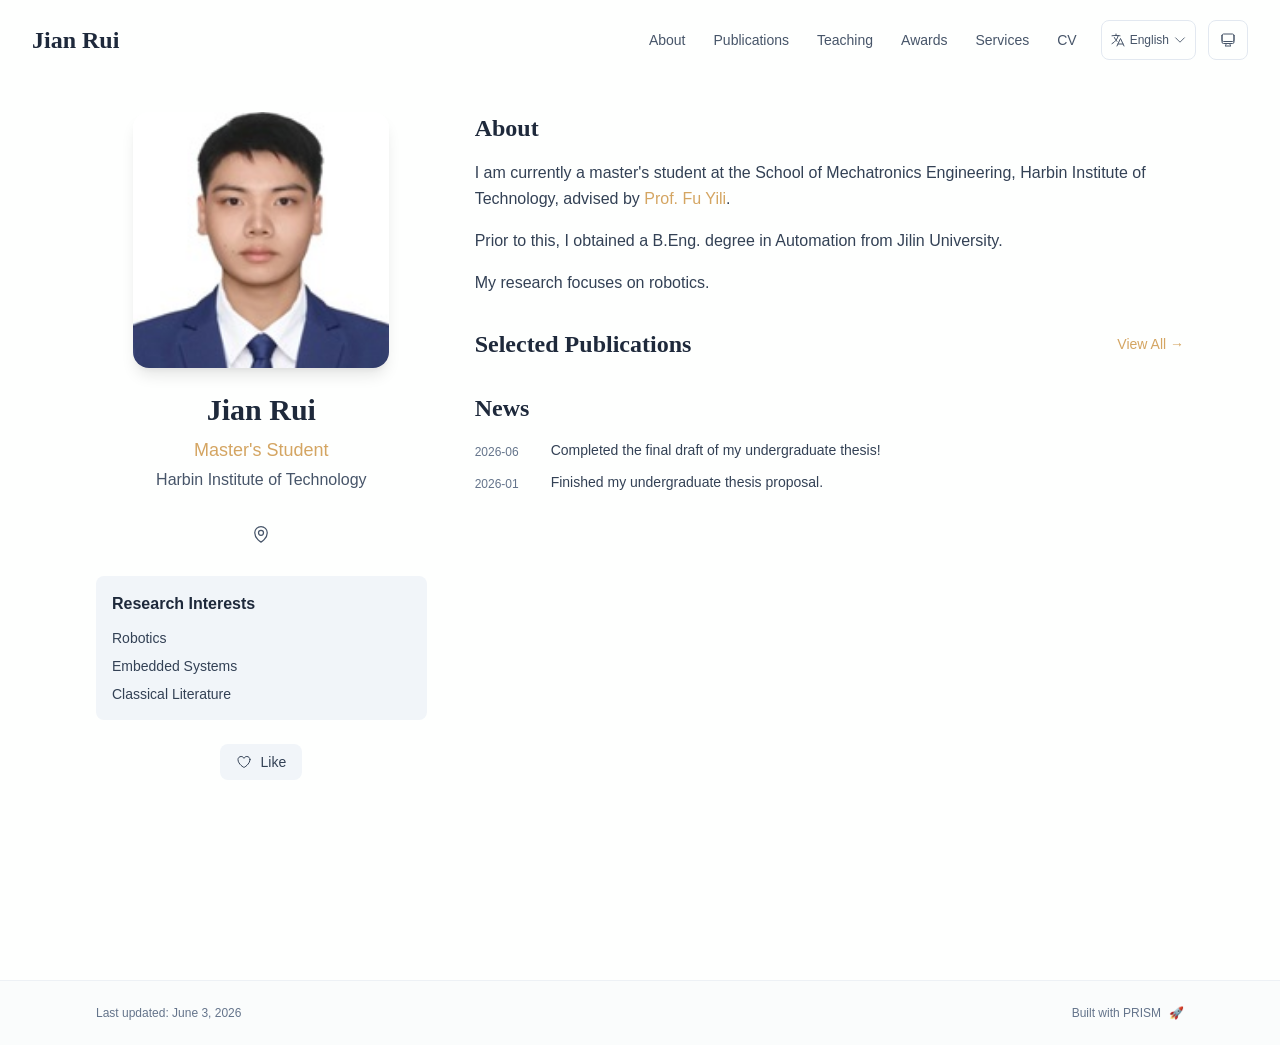
<file: index.html>
<!DOCTYPE html><html lang="en" class="scroll-smooth"><head><meta charSet="utf-8"/><meta name="viewport" content="width=device-width, initial-scale=1"/><link rel="preload" as="image" href="/bio.jpg"/><link rel="stylesheet" href="/_next/static/css/573ee5e4a0c2fdfe.css" data-precedence="next"/><link rel="preload" as="script" fetchPriority="low" href="/_next/static/chunks/webpack-679b75d1c4c2027c.js"/><script src="/_next/static/chunks/4bd1b696-70b6d399998de86a.js" async=""></script><script src="/_next/static/chunks/684-5aaa8290a129f299.js" async=""></script><script src="/_next/static/chunks/main-app-bcc5354f146d82f3.js" async=""></script><script src="/_next/static/chunks/461-a9a5d7b05a71d978.js" async=""></script><script src="/_next/static/chunks/874-6cc630662f3664af.js" async=""></script><script src="/_next/static/chunks/291-e39730cc9327e39b.js" async=""></script><script src="/_next/static/chunks/app/layout-e3acac27861e9cac.js" async=""></script><script src="/_next/static/chunks/178-595a94b9af1e67b5.js" async=""></script><script src="/_next/static/chunks/748-abdcac66b902b175.js" async=""></script><script src="/_next/static/chunks/app/page-6d924430f897a653.js" async=""></script><link rel="icon" href="/favicon.svg" type="image/svg+xml"/><link rel="dns-prefetch" href="https://jialeliu.com"/><link rel="preconnect" href="https://jialeliu.com" crossorigin=""/><link rel="preload" as="font" type="font/woff2" href="https://jialeliu.com/fonts/georgiab.woff2" crossorigin=""/><script>
              try {
                const theme = localStorage.getItem('theme-storage');
                const parsed = theme ? JSON.parse(theme) : null;
                const setting = parsed?.state?.theme || 'system';
                const prefersDark = typeof window !== 'undefined' && window.matchMedia && window.matchMedia('(prefers-color-scheme: dark)').matches;
                const effective = setting === 'dark' ? 'dark' : (setting === 'light' ? 'light' : (prefersDark ? 'dark' : 'light'));
                var root = document.documentElement;
                root.classList.add(effective);
                root.setAttribute('data-theme', effective);
              } catch (e) {
                var root = document.documentElement;
                root.classList.add('light');
                root.setAttribute('data-theme', 'light');
              }
            </script><script>
    try {
      const cfg = {"enabled":true,"locales":["zh","en"],"defaultLocale":"en","mode":"auto","fixedLocale":"en","persist":true,"switcher":true,"labels":{"zh":"中文","en":"English"}};
      const storageKey = 'locale-storage';
      const normalize = (value) => typeof value === 'string' ? value.trim().replace('_', '-').toLowerCase() : '';
      const matchLocale = (candidate) => {
        const normalized = normalize(candidate);
        if (!normalized) return null;
        if (cfg.locales.includes(normalized)) return normalized;
        const language = normalized.split('-')[0];
        if (cfg.locales.includes(language)) return language;
        return null;
      };

      let resolved = null;

      if (cfg.persist) {
        resolved = matchLocale(localStorage.getItem(storageKey));
      }

      if (!resolved) {
        if (cfg.mode === 'fixed') {
          resolved = cfg.fixedLocale;
        } else {
          resolved = matchLocale(navigator.language);
        }
      }

      if (!resolved) {
        resolved = cfg.defaultLocale;
      }

      const root = document.documentElement;
      root.lang = resolved;
      root.setAttribute('data-locale', resolved);

      if (cfg.persist) {
        localStorage.setItem(storageKey, resolved);
      }
    } catch (e) {
      const root = document.documentElement;
      root.lang = 'en';
      root.setAttribute('data-locale', 'en');
    }
  </script><title>Jian Rui</title><meta name="description" content="Master&#x27;s student at Harbin Institute of Technology."/><meta name="author" content="Jian Rui"/><meta name="keywords" content="Jian Rui,PhD,Research,Harbin Institute of Technology"/><meta name="creator" content="Jian Rui"/><meta name="publisher" content="Jian Rui"/><meta property="og:title" content="Jian Rui"/><meta property="og:description" content="Master&#x27;s student at Harbin Institute of Technology."/><meta property="og:site_name" content="Jian Rui&#x27;s Academic Website"/><meta property="og:locale" content="en_US"/><meta property="og:type" content="website"/><meta name="twitter:card" content="summary"/><meta name="twitter:title" content="Jian Rui"/><meta name="twitter:description" content="Master&#x27;s student at Harbin Institute of Technology."/><link rel="icon" href="/favicon.svg"/><script>document.querySelectorAll('body link[rel="icon"], body link[rel="apple-touch-icon"]').forEach(el => document.head.appendChild(el))</script><script src="/_next/static/chunks/polyfills-42372ed130431b0a.js" noModule=""></script></head><body class="font-sans antialiased"><div style="visibility:hidden"><nav class="fixed top-0 left-0 right-0 z-50" data-headlessui-state=""><div class="transition-all duration-300 ease-out bg-transparent" style="transform:translateY(-100px)"><div class="max-w-7xl mx-auto px-4 sm:px-6 lg:px-8"><div class="flex justify-between items-center h-16 lg:h-20"><div class="flex-shrink-0" tabindex="0"><a class="text-xl lg:text-2xl font-serif font-semibold text-primary hover:text-accent transition-colors duration-200" href="/">Jian Rui</a></div><div class="hidden lg:block"><div class="ml-10 flex items-center space-x-3"><div class="relative flex items-baseline space-x-1"><a data-nav-href="/" class="relative px-3 py-2 text-sm font-medium rounded-lg transition-colors duration-150 text-primary" href="/">About</a><a data-nav-href="/publications" class="relative px-3 py-2 text-sm font-medium rounded-lg transition-colors duration-150 text-neutral-600" href="/publications/">Publications</a><a data-nav-href="/teaching" class="relative px-3 py-2 text-sm font-medium rounded-lg transition-colors duration-150 text-neutral-600" href="/teaching/">Teaching</a><a data-nav-href="/awards" class="relative px-3 py-2 text-sm font-medium rounded-lg transition-colors duration-150 text-neutral-600" href="/awards/">Awards</a><a data-nav-href="/services" class="relative px-3 py-2 text-sm font-medium rounded-lg transition-colors duration-150 text-neutral-600" href="/services/">Services</a><a data-nav-href="/cv" class="relative px-3 py-2 text-sm font-medium rounded-lg transition-colors duration-150 text-neutral-600" href="/cv/">CV</a></div><div class="flex items-center justify-center w-14 h-10 rounded-lg border border-neutral-200 dark:border-[rgba(148,163,184,0.24)] bg-background dark:bg-neutral-800"><div class="w-6 h-4 rounded bg-neutral-300 animate-pulse"></div></div><div class="flex items-center justify-center w-10 h-10 rounded-lg border border-neutral-200 dark:border-[rgba(148,163,184,0.24)] bg-background dark:bg-neutral-800"><div class="w-4 h-4 rounded-full bg-neutral-300 animate-pulse"></div></div></div></div><div class="lg:hidden flex items-center space-x-2"><div class="flex items-center justify-center w-14 h-10 rounded-lg border border-neutral-200 dark:border-[rgba(148,163,184,0.24)] bg-background dark:bg-neutral-800"><div class="w-6 h-4 rounded bg-neutral-300 animate-pulse"></div></div><div class="flex items-center justify-center w-10 h-10 rounded-lg border border-neutral-200 dark:border-[rgba(148,163,184,0.24)] bg-background dark:bg-neutral-800"><div class="w-4 h-4 rounded-full bg-neutral-300 animate-pulse"></div></div><button class="inline-flex items-center justify-center p-2 rounded-md text-neutral-600 hover:text-primary hover:bg-neutral-100 dark:hover:bg-neutral-800 focus:outline-none focus:ring-2 focus:ring-inset focus:ring-accent transition-colors duration-200" id="headlessui-disclosure-button-«R7pdb»" type="button" aria-expanded="false" data-headlessui-state=""><span class="sr-only">Open main menu</span><div><svg xmlns="http://www.w3.org/2000/svg" fill="none" viewBox="0 0 24 24" stroke-width="1.5" stroke="currentColor" aria-hidden="true" data-slot="icon" class="block h-6 w-6"><path stroke-linecap="round" stroke-linejoin="round" d="M3.75 6.75h16.5M3.75 12h16.5m-16.5 5.25h16.5"></path></svg></div></button></div></div></div></div></nav><main class="min-h-screen pt-16 lg:pt-20"><div class="max-w-6xl mx-auto px-4 sm:px-6 lg:px-8 py-8 bg-background min-h-screen"><div class="grid grid-cols-1 lg:grid-cols-3 gap-12"><div class="lg:col-span-1"><div class="sticky top-8" style="opacity:0;transform:translateY(20px)"><div class="w-64 h-64 mx-auto mb-6 rounded-2xl overflow-hidden shadow-lg hover:shadow-xl transition-all duration-200 hover:scale-105"><img alt="Jian Rui" width="256" height="256" decoding="async" data-nimg="1" class="w-full h-full object-cover object-[32%_center]" style="color:transparent" src="/bio.jpg"/></div><div class="text-center mb-6"><h1 class="text-3xl font-serif font-bold text-primary mb-2">Jian Rui</h1><p class="text-lg text-accent font-medium mb-1">Master&#x27;s Student</p><p class="text-neutral-600 mb-2">Harbin Institute of Technology</p></div><div class="flex flex-wrap justify-center gap-3 sm:gap-4 mb-6 relative px-2"><div class="relative"><button class="p-2 sm:p-2 transition-colors duration-200 text-neutral-600 dark:text-neutral-400 hover:text-accent" aria-label="Location"><svg xmlns="http://www.w3.org/2000/svg" fill="none" viewBox="0 0 24 24" stroke-width="1.5" stroke="currentColor" aria-hidden="true" data-slot="icon" class="h-5 w-5"><path stroke-linecap="round" stroke-linejoin="round" d="M15 10.5a3 3 0 1 1-6 0 3 3 0 0 1 6 0Z"></path><path stroke-linecap="round" stroke-linejoin="round" d="M19.5 10.5c0 7.142-7.5 11.25-7.5 11.25S4.5 17.642 4.5 10.5a7.5 7.5 0 1 1 15 0Z"></path></svg></button></div></div><div class="bg-neutral-100 dark:bg-neutral-800 rounded-lg p-4 mb-6 hover:shadow-lg transition-all duration-200 hover:scale-[1.02]"><h3 class="font-semibold text-primary mb-3">Research Interests</h3><div class="space-y-2 text-sm text-neutral-700 dark:text-neutral-500"><div>Robotics</div><div>Embedded Systems</div><div>Classical Literature</div></div></div><div class="flex justify-center"><div class="relative"><button class="flex items-center space-x-2 px-4 py-2 rounded-lg font-medium text-sm transition-all duration-200 bg-neutral-100 dark:bg-neutral-800 text-neutral-700 dark:text-neutral-500 hover:bg-red-50 dark:hover:bg-red-900/20 hover:text-red-600 dark:hover:text-red-400 cursor-pointer" tabindex="0"><svg xmlns="http://www.w3.org/2000/svg" fill="none" viewBox="0 0 24 24" stroke-width="1.5" stroke="currentColor" aria-hidden="true" data-slot="icon" class="h-4 w-4"><path stroke-linecap="round" stroke-linejoin="round" d="M21 8.25c0-2.485-2.099-4.5-4.688-4.5-1.935 0-3.597 1.126-4.312 2.733-.715-1.607-2.377-2.733-4.313-2.733C5.1 3.75 3 5.765 3 8.25c0 7.22 9 12 9 12s9-4.78 9-12Z"></path></svg><span>Like</span></button></div></div></div></div><div class="lg:col-span-2 space-y-8"><section id="about" class="scroll-mt-24 space-y-8"><section style="opacity:0;transform:translateY(20px)"><h2 class="text-2xl font-serif font-bold text-primary mb-4">About</h2><div class="text-neutral-700 dark:text-neutral-600 leading-relaxed"><p class="mb-4 last:mb-0">I am currently a master&#x27;s student at the School of Mechatronics Engineering, Harbin Institute of Technology, advised by <a href="http://homepage.hit.edu.cn/fuyili" node="[object Object]" target="_blank" rel="noopener noreferrer" class="text-accent font-medium transition-all duration-200 rounded hover:bg-accent/10 hover:shadow-sm">Prof. Fu Yili</a>.</p>
<p class="mb-4 last:mb-0">Prior to this, I obtained a B.Eng. degree in Automation from Jilin University.</p>
<p class="mb-4 last:mb-0">My research focuses on robotics.</p></div></section><section style="opacity:0;transform:translateY(20px)"><div class="flex items-center justify-between mb-4"><h2 class="text-2xl font-serif font-bold text-primary">Selected Publications</h2><a class="text-accent hover:text-accent-dark text-sm font-medium transition-all duration-200 rounded hover:bg-accent/10 hover:shadow-sm" href="/publications/">View All<!-- --> →</a></div><div class="space-y-4"></div></section><section style="opacity:0;transform:translateY(20px)"><h2 class="text-2xl font-serif font-bold text-primary mb-4">News</h2><div class="space-y-3"><div class="flex items-start space-x-3"><span class="text-xs text-neutral-500 mt-1 w-16 flex-shrink-0">2026-06</span><p class="text-sm text-neutral-700">Completed the final draft of my undergraduate thesis!</p></div><div class="flex items-start space-x-3"><span class="text-xs text-neutral-500 mt-1 w-16 flex-shrink-0">2026-01</span><p class="text-sm text-neutral-700">Finished my undergraduate thesis proposal.</p></div></div></section></section></div></div></div><!--$--><!--/$--><!--$--><!--/$--></main><footer class="border-t border-neutral-200/50 bg-neutral-50/50 dark:bg-neutral-900/50 dark:border-neutral-700/50"><div class="max-w-6xl mx-auto px-4 sm:px-6 lg:px-8 py-6"><div class="flex flex-col sm:flex-row justify-between items-center gap-2"><p class="text-xs text-neutral-500">Last updated<!-- -->: <!-- -->June 3, 2026</p><p class="text-xs text-neutral-500 flex items-center"><a href="https://github.com/xyjoey/PRISM" target="_blank" rel="noopener noreferrer">Built with PRISM</a><span class="ml-2">🚀</span></p></div></div></footer></div><script src="/_next/static/chunks/webpack-679b75d1c4c2027c.js" async=""></script><script>(self.__next_f=self.__next_f||[]).push([0])</script><script>self.__next_f.push([1,"1:\"$Sreact.fragment\"\n3:I[3719,[\"461\",\"static/chunks/461-a9a5d7b05a71d978.js\",\"874\",\"static/chunks/874-6cc630662f3664af.js\",\"291\",\"static/chunks/291-e39730cc9327e39b.js\",\"177\",\"static/chunks/app/layout-e3acac27861e9cac.js\"],\"ThemeProvider\"]\n4:I[310,[\"461\",\"static/chunks/461-a9a5d7b05a71d978.js\",\"874\",\"static/chunks/874-6cc630662f3664af.js\",\"291\",\"static/chunks/291-e39730cc9327e39b.js\",\"177\",\"static/chunks/app/layout-e3acac27861e9cac.js\"],\"LocaleProvider\"]\n5:I[4574,[\"461\",\"static/chunks/461-a9a5d7b05a71d978.js\",\"874\",\"static/chunks/874-6cc630662f3664af.js\",\"291\",\"static/chunks/291-e39730cc9327e39b.js\",\"177\",\"static/chunks/app/layout-e3acac27861e9cac.js\"],\"default\"]\n6:I[7555,[],\"\"]\n7:I[1295,[],\"\"]\n8:I[2548,[\"461\",\"static/chunks/461-a9a5d7b05a71d978.js\",\"874\",\"static/chunks/874-6cc630662f3664af.js\",\"291\",\"static/chunks/291-e39730cc9327e39b.js\",\"177\",\"static/chunks/app/layout-e3acac27861e9cac.js\"],\"default\"]\n9:I[6613,[\"461\",\"static/chunks/461-a9a5d7b05a71d978.js\",\"178\",\"static/chunks/178-595a94b9af1e67b5.js\",\"874\",\"static/chunks/874-6cc630662f3664af.js\",\"748\",\"static/chunks/748-abdcac66b902b175.js\",\"974\",\"static/chunks/app/page-6d924430f897a653.js\"],\"default\"]\na:I[9665,[],\"MetadataBoundary\"]\nc:I[9665,[],\"OutletBoundary\"]\nf:I[4911,[],\"AsyncMetadataOutlet\"]\n11:I[9665,[],\"ViewportBoundary\"]\n13:I[6614,[],\"\"]\n:HL[\"/_next/static/css/573ee5e4a0c2fdfe.css\",\"style\"]\n2:T590,\n    try {\n      const cfg = {\"enabled\":true,\"locales\":[\"zh\",\"en\"],\"defaultLocale\":\"en\",\"mode\":\"auto\",\"fixedLocale\":\"en\",\"persist\":true,\"switcher\":true,\"labels\":{\"zh\":\"中文\",\"en\":\"English\"}};\n      const storageKey = 'locale-storage';\n      const normalize = (value) =\u003e typeof value === 'string' ? value.trim().replace('_', '-').toLowerCase() : '';\n      const matchLocale = (candidate) =\u003e {\n        const normalized = normalize(candidate);\n        if (!normalized) return null;\n        if (cfg.locales.includes(normalized)) return normalized;\n        const language = normalized.split('-')[0];\n        if (cfg.locales.includes(language)) return language;\n        "])</script><script>self.__next_f.push([1,"return null;\n      };\n\n      let resolved = null;\n\n      if (cfg.persist) {\n        resolved = matchLocale(localStorage.getItem(storageKey));\n      }\n\n      if (!resolved) {\n        if (cfg.mode === 'fixed') {\n          resolved = cfg.fixedLocale;\n        } else {\n          resolved = matchLocale(navigator.language);\n        }\n      }\n\n      if (!resolved) {\n        resolved = cfg.defaultLocale;\n      }\n\n      const root = document.documentElement;\n      root.lang = resolved;\n      root.setAttribute('data-locale', resolved);\n\n      if (cfg.persist) {\n        localStorage.setItem(storageKey, resolved);\n      }\n    } catch (e) {\n      const root = document.documentElement;\n      root.lang = 'en';\n      root.setAttribute('data-locale', 'en');\n    }\n  "])</script><script>self.__next_f.push([1,"0:{\"P\":null,\"b\":\"X38Rsg_ZDZuv4RoBBTIk5\",\"p\":\"\",\"c\":[\"\",\"\"],\"i\":false,\"f\":[[[\"\",{\"children\":[\"__PAGE__\",{}]},\"$undefined\",\"$undefined\",true],[\"\",[\"$\",\"$1\",\"c\",{\"children\":[[[\"$\",\"link\",\"0\",{\"rel\":\"stylesheet\",\"href\":\"/_next/static/css/573ee5e4a0c2fdfe.css\",\"precedence\":\"next\",\"crossOrigin\":\"$undefined\",\"nonce\":\"$undefined\"}]],[\"$\",\"html\",null,{\"lang\":\"en\",\"className\":\"scroll-smooth\",\"suppressHydrationWarning\":true,\"children\":[[\"$\",\"head\",null,{\"children\":[[\"$\",\"link\",null,{\"rel\":\"icon\",\"href\":\"/favicon.svg\",\"type\":\"image/svg+xml\"}],[\"$\",\"link\",null,{\"rel\":\"dns-prefetch\",\"href\":\"https://jialeliu.com\"}],[\"$\",\"link\",null,{\"rel\":\"preconnect\",\"href\":\"https://jialeliu.com\",\"crossOrigin\":\"\"}],[\"$\",\"link\",null,{\"rel\":\"preload\",\"as\":\"font\",\"type\":\"font/woff2\",\"href\":\"https://jialeliu.com/fonts/georgiab.woff2\",\"crossOrigin\":\"\"}],[\"$\",\"script\",null,{\"dangerouslySetInnerHTML\":{\"__html\":\"\\n              try {\\n                const theme = localStorage.getItem('theme-storage');\\n                const parsed = theme ? JSON.parse(theme) : null;\\n                const setting = parsed?.state?.theme || 'system';\\n                const prefersDark = typeof window !== 'undefined' \u0026\u0026 window.matchMedia \u0026\u0026 window.matchMedia('(prefers-color-scheme: dark)').matches;\\n                const effective = setting === 'dark' ? 'dark' : (setting === 'light' ? 'light' : (prefersDark ? 'dark' : 'light'));\\n                var root = document.documentElement;\\n                root.classList.add(effective);\\n                root.setAttribute('data-theme', effective);\\n              } catch (e) {\\n                var root = document.documentElement;\\n                root.classList.add('light');\\n                root.setAttribute('data-theme', 'light');\\n              }\\n            \"}}],[\"$\",\"script\",null,{\"dangerouslySetInnerHTML\":{\"__html\":\"$2\"}}]]}],[\"$\",\"body\",null,{\"className\":\"font-sans antialiased\",\"children\":[\"$\",\"$L3\",null,{\"children\":[\"$\",\"$L4\",null,{\"config\":{\"enabled\":true,\"locales\":[\"zh\",\"en\"],\"defaultLocale\":\"en\",\"mode\":\"auto\",\"fixedLocale\":\"en\",\"persist\":true,\"switcher\":true,\"labels\":{\"zh\":\"中文\",\"en\":\"English\"}},\"children\":[[\"$\",\"$L5\",null,{\"items\":[{\"title\":\"About\",\"type\":\"page\",\"target\":\"about\",\"href\":\"/\"},{\"title\":\"Publications\",\"type\":\"page\",\"target\":\"publications\",\"href\":\"/publications\"},{\"title\":\"Teaching\",\"type\":\"page\",\"target\":\"teaching\",\"href\":\"/teaching\"},{\"title\":\"Awards\",\"type\":\"page\",\"target\":\"awards\",\"href\":\"/awards\"},{\"title\":\"Services\",\"type\":\"page\",\"target\":\"services\",\"href\":\"/services\"},{\"title\":\"CV\",\"type\":\"page\",\"target\":\"cv\",\"href\":\"/cv\"}],\"siteTitle\":\"Jian Rui\",\"enableOnePageMode\":false,\"i18n\":\"$0:f:0:1:1:props:children:1:props:children:1:props:children:props:children:props:config\",\"itemsByLocale\":{\"zh\":[{\"title\":\"关于我\",\"type\":\"page\",\"target\":\"about\",\"href\":\"/\"},{\"title\":\"论文\",\"type\":\"page\",\"target\":\"publications\",\"href\":\"/publications\"},{\"title\":\"教学\",\"type\":\"page\",\"target\":\"teaching\",\"href\":\"/teaching\"},{\"title\":\"奖项\",\"type\":\"page\",\"target\":\"awards\",\"href\":\"/awards\"},{\"title\":\"服务\",\"type\":\"page\",\"target\":\"services\",\"href\":\"/services\"},{\"title\":\"简历\",\"type\":\"page\",\"target\":\"cv\",\"href\":\"/cv\"}],\"en\":[{\"title\":\"About\",\"type\":\"page\",\"target\":\"about\",\"href\":\"/\"},{\"title\":\"Publications\",\"type\":\"page\",\"target\":\"publications\",\"href\":\"/publications\"},{\"title\":\"Teaching\",\"type\":\"page\",\"target\":\"teaching\",\"href\":\"/teaching\"},{\"title\":\"Awards\",\"type\":\"page\",\"target\":\"awards\",\"href\":\"/awards\"},{\"title\":\"Services\",\"type\":\"page\",\"target\":\"services\",\"href\":\"/services\"},{\"title\":\"CV\",\"type\":\"page\",\"target\":\"cv\",\"href\":\"/cv\"}]},\"siteTitleByLocale\":{\"zh\":\"简睿\",\"en\":\"Jian Rui\"}}],[\"$\",\"main\",null,{\"className\":\"min-h-screen pt-16 lg:pt-20\",\"children\":[\"$\",\"$L6\",null,{\"parallelRouterKey\":\"children\",\"error\":\"$undefined\",\"errorStyles\":\"$undefined\",\"errorScripts\":\"$undefined\",\"template\":[\"$\",\"$L7\",null,{}],\"templateStyles\":\"$undefined\",\"templateScripts\":\"$undefined\",\"notFound\":[[[\"$\",\"title\",null,{\"children\":\"404: This page could not be found.\"}],[\"$\",\"div\",null,{\"style\":{\"fontFamily\":\"system-ui,\\\"Segoe UI\\\",Roboto,Helvetica,Arial,sans-serif,\\\"Apple Color Emoji\\\",\\\"Segoe UI Emoji\\\"\",\"height\":\"100vh\",\"textAlign\":\"center\",\"display\":\"flex\",\"flexDirection\":\"column\",\"alignItems\":\"center\",\"justifyContent\":\"center\"},\"children\":[\"$\",\"div\",null,{\"children\":[[\"$\",\"style\",null,{\"dangerouslySetInnerHTML\":{\"__html\":\"body{color:#000;background:#fff;margin:0}.next-error-h1{border-right:1px solid rgba(0,0,0,.3)}@media (prefers-color-scheme:dark){body{color:#fff;background:#000}.next-error-h1{border-right:1px solid rgba(255,255,255,.3)}}\"}}],[\"$\",\"h1\",null,{\"className\":\"next-error-h1\",\"style\":{\"display\":\"inline-block\",\"margin\":\"0 20px 0 0\",\"padding\":\"0 23px 0 0\",\"fontSize\":24,\"fontWeight\":500,\"verticalAlign\":\"top\",\"lineHeight\":\"49px\"},\"children\":404}],[\"$\",\"div\",null,{\"style\":{\"display\":\"inline-block\"},\"children\":[\"$\",\"h2\",null,{\"style\":{\"fontSize\":14,\"fontWeight\":400,\"lineHeight\":\"49px\",\"margin\":0},\"children\":\"This page could not be found.\"}]}]]}]}]],[]],\"forbidden\":\"$undefined\",\"unauthorized\":\"$undefined\"}]}],[\"$\",\"$L8\",null,{\"lastUpdated\":\"June 3, 2026\",\"lastUpdatedByLocale\":{\"zh\":\"2026年6月3日\",\"en\":\"June 3, 2026\"},\"defaultLocale\":\"en\"}]]}]}]}]]}]]}],{\"children\":[\"__PAGE__\",[\"$\",\"$1\",\"c\",{\"children\":[[\"$\",\"$L9\",null,{\"dataByLocale\":{\"zh\":{\"author\":{\"name\":\"简睿\",\"title\":\"硕士生\",\"institution\":\"哈尔滨工业大学\",\"avatar\":\"/bio.jpg\"},\"social\":{\"location\":\"城市，国家\",\"location_url\":\"https://maps.google.com\",\"location_details\":[\"理科楼 123 室，\",\"大学路，城市，国家\"]},\"features\":{\"enable_likes\":true,\"enable_one_page_mode\":false},\"enableOnePageMode\":false,\"researchInterests\":[\"机器人技术\",\"嵌入式系统\",\"古典文学\"],\"pagesToShow\":[{\"type\":\"about\",\"id\":\"about\",\"sections\":[{\"id\":\"about\",\"type\":\"markdown\",\"source\":\"bio.md\",\"title\":\"关于我\",\"content\":\"我目前是哈尔滨工业大学机电工程学院硕士生，导师是[付宜利教授](http://homepage.hit.edu.cn/fuyili)。\\n\\n此前，我在吉林大学大学获得自动化工学学士学位。\\n\\n我的研究主要关注于机器人技术。\\n\"},{\"id\":\"featured_publications\",\"type\":\"publications\",\"title\":\"精选论文\",\"filter\":\"selected\",\"limit\":5,\"publications\":[]},{\"id\":\"news\",\"type\":\"list\",\"title\":\"动态\",\"source\":\"news.toml\",\"items\":[{\"date\":\"2026-06\",\"content\":\"完成本科毕设终稿！\"},{\"date\":\"2026-01\",\"content\":\"结束了毕设开题。\"}]}]}]},\"en\":{\"author\":{\"name\":\"Jian Rui\",\"title\":\"Master's Student\",\"institution\":\"Harbin Institute of Technology\",\"avatar\":\"/bio.jpg\"},\"social\":{\"location\":\"City, Country\",\"location_url\":\"https://maps.google.com\",\"location_details\":[\"Room 123, Science Building,\",\"University Avenue, City, Country\"]},\"features\":{\"enable_likes\":true,\"enable_one_page_mode\":false},\"enableOnePageMode\":false,\"researchInterests\":[\"Robotics\",\"Embedded Systems\",\"Classical Literature\"],\"pagesToShow\":[{\"type\":\"about\",\"id\":\"about\",\"sections\":[{\"id\":\"about\",\"type\":\"markdown\",\"source\":\"bio.md\",\"title\":\"About\",\"content\":\"I am currently a master's student at the School of Mechatronics Engineering, Harbin Institute of Technology, advised by [Prof. Fu Yili](http://homepage.hit.edu.cn/fuyili).\\n\\nPrior to this, I obtained a B.Eng. degree in Automation from Jilin University.\\n\\nMy research focuses on robotics.\\n\"},{\"id\":\"featured_publications\",\"type\":\"publications\",\"title\":\"Selected Publications\",\"filter\":\"selected\",\"limit\":5,\"publications\":[]},{\"id\":\"news\",\"type\":\"list\",\"title\":\"News\",\"source\":\"news.toml\",\"items\":[{\"date\":\"2026-06\",\"content\":\"Completed the final draft of my undergraduate thesis!\"},{\"date\":\"2026-01\",\"content\":\"Finished my undergraduate thesis proposal.\"}]}]}]}},\"defaultLocale\":\"en\"}],[\"$\",\"$La\",null,{\"children\":\"$Lb\"}],null,[\"$\",\"$Lc\",null,{\"children\":[\"$Ld\",\"$Le\",[\"$\",\"$Lf\",null,{\"promise\":\"$@10\"}]]}]]}],{},null,false]},null,false],[\"$\",\"$1\",\"h\",{\"children\":[null,[\"$\",\"$1\",\"aHK4OsYISz2SsRIiiqhjc\",{\"children\":[[\"$\",\"$L11\",null,{\"children\":\"$L12\"}],null]}],null]}],false]],\"m\":\"$undefined\",\"G\":[\"$13\",\"$undefined\"],\"s\":false,\"S\":true}\n"])</script><script>self.__next_f.push([1,"14:\"$Sreact.suspense\"\n15:I[4911,[],\"AsyncMetadata\"]\nb:[\"$\",\"$14\",null,{\"fallback\":null,\"children\":[\"$\",\"$L15\",null,{\"promise\":\"$@16\"}]}]\n"])</script><script>self.__next_f.push([1,"e:null\n"])</script><script>self.__next_f.push([1,"12:[[\"$\",\"meta\",\"0\",{\"charSet\":\"utf-8\"}],[\"$\",\"meta\",\"1\",{\"name\":\"viewport\",\"content\":\"width=device-width, initial-scale=1\"}]]\nd:null\n"])</script><script>self.__next_f.push([1,"16:{\"metadata\":[[\"$\",\"title\",\"0\",{\"children\":\"Jian Rui\"}],[\"$\",\"meta\",\"1\",{\"name\":\"description\",\"content\":\"Master's student at Harbin Institute of Technology.\"}],[\"$\",\"meta\",\"2\",{\"name\":\"author\",\"content\":\"Jian Rui\"}],[\"$\",\"meta\",\"3\",{\"name\":\"keywords\",\"content\":\"Jian Rui,PhD,Research,Harbin Institute of Technology\"}],[\"$\",\"meta\",\"4\",{\"name\":\"creator\",\"content\":\"Jian Rui\"}],[\"$\",\"meta\",\"5\",{\"name\":\"publisher\",\"content\":\"Jian Rui\"}],[\"$\",\"meta\",\"6\",{\"property\":\"og:title\",\"content\":\"Jian Rui\"}],[\"$\",\"meta\",\"7\",{\"property\":\"og:description\",\"content\":\"Master's student at Harbin Institute of Technology.\"}],[\"$\",\"meta\",\"8\",{\"property\":\"og:site_name\",\"content\":\"Jian Rui's Academic Website\"}],[\"$\",\"meta\",\"9\",{\"property\":\"og:locale\",\"content\":\"en_US\"}],[\"$\",\"meta\",\"10\",{\"property\":\"og:type\",\"content\":\"website\"}],[\"$\",\"meta\",\"11\",{\"name\":\"twitter:card\",\"content\":\"summary\"}],[\"$\",\"meta\",\"12\",{\"name\":\"twitter:title\",\"content\":\"Jian Rui\"}],[\"$\",\"meta\",\"13\",{\"name\":\"twitter:description\",\"content\":\"Master's student at Harbin Institute of Technology.\"}],[\"$\",\"link\",\"14\",{\"rel\":\"icon\",\"href\":\"/favicon.svg\"}]],\"error\":null,\"digest\":\"$undefined\"}\n10:{\"metadata\":\"$16:metadata\",\"error\":null,\"digest\":\"$undefined\"}\n"])</script></body></html>
</file>
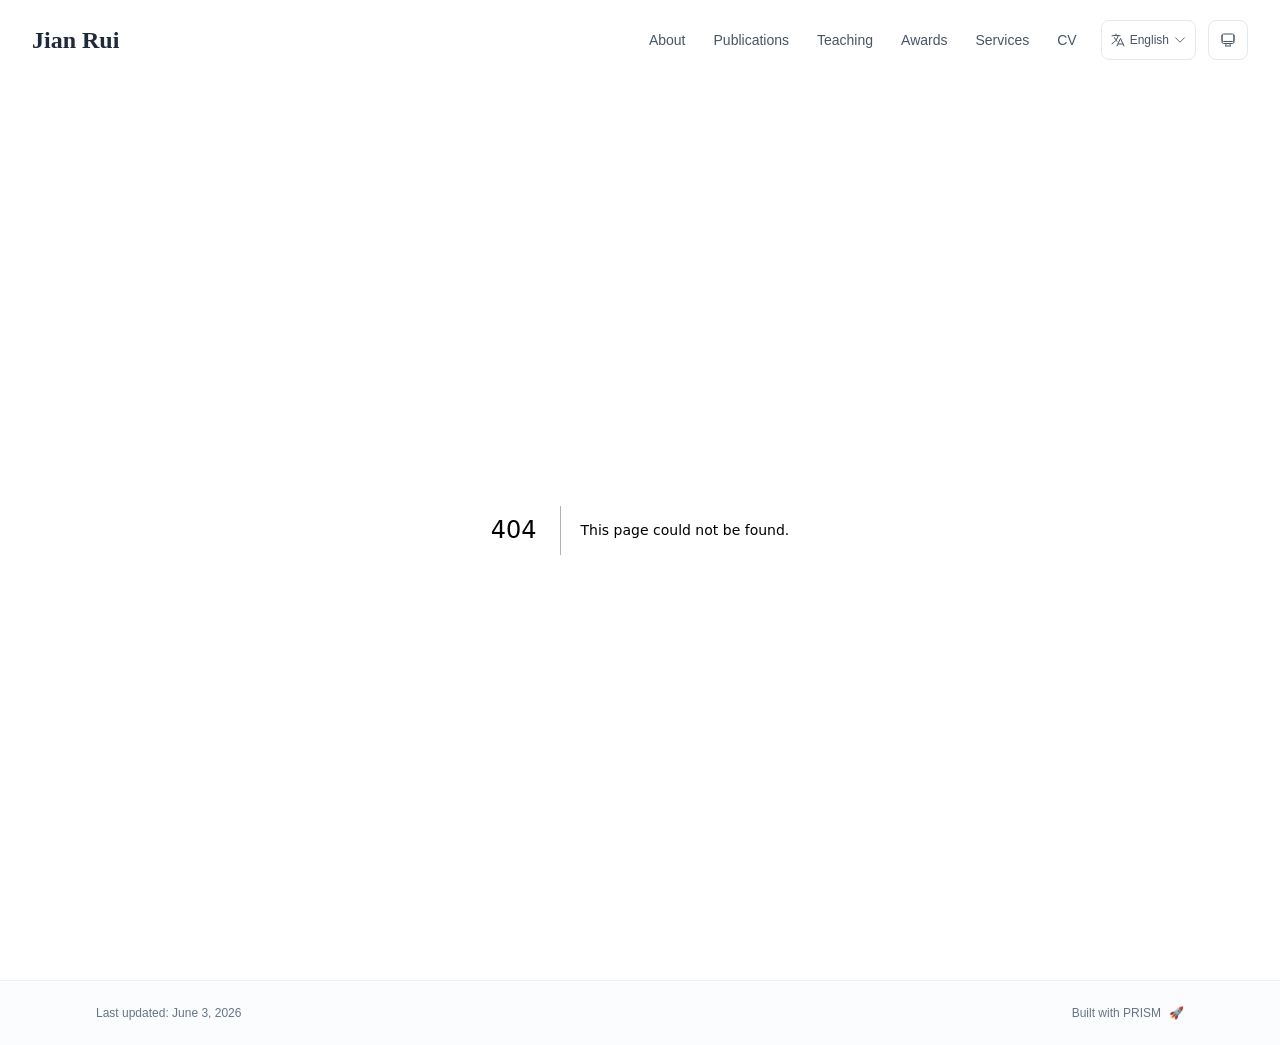
<file: 404/index.html>
<!DOCTYPE html><html lang="en" class="scroll-smooth"><head><meta charSet="utf-8"/><meta name="viewport" content="width=device-width, initial-scale=1"/><link rel="stylesheet" href="/_next/static/css/573ee5e4a0c2fdfe.css" data-precedence="next"/><link rel="preload" as="script" fetchPriority="low" href="/_next/static/chunks/webpack-679b75d1c4c2027c.js"/><script src="/_next/static/chunks/4bd1b696-70b6d399998de86a.js" async=""></script><script src="/_next/static/chunks/684-5aaa8290a129f299.js" async=""></script><script src="/_next/static/chunks/main-app-bcc5354f146d82f3.js" async=""></script><script src="/_next/static/chunks/461-a9a5d7b05a71d978.js" async=""></script><script src="/_next/static/chunks/874-6cc630662f3664af.js" async=""></script><script src="/_next/static/chunks/291-e39730cc9327e39b.js" async=""></script><script src="/_next/static/chunks/app/layout-e3acac27861e9cac.js" async=""></script><meta name="robots" content="noindex"/><title>404: This page could not be found.</title><link rel="icon" href="/favicon.svg" type="image/svg+xml"/><link rel="dns-prefetch" href="https://jialeliu.com"/><link rel="preconnect" href="https://jialeliu.com" crossorigin=""/><link rel="preload" as="font" type="font/woff2" href="https://jialeliu.com/fonts/georgiab.woff2" crossorigin=""/><script>
              try {
                const theme = localStorage.getItem('theme-storage');
                const parsed = theme ? JSON.parse(theme) : null;
                const setting = parsed?.state?.theme || 'system';
                const prefersDark = typeof window !== 'undefined' && window.matchMedia && window.matchMedia('(prefers-color-scheme: dark)').matches;
                const effective = setting === 'dark' ? 'dark' : (setting === 'light' ? 'light' : (prefersDark ? 'dark' : 'light'));
                var root = document.documentElement;
                root.classList.add(effective);
                root.setAttribute('data-theme', effective);
              } catch (e) {
                var root = document.documentElement;
                root.classList.add('light');
                root.setAttribute('data-theme', 'light');
              }
            </script><script>
    try {
      const cfg = {"enabled":true,"locales":["zh","en"],"defaultLocale":"en","mode":"auto","fixedLocale":"en","persist":true,"switcher":true,"labels":{"zh":"中文","en":"English"}};
      const storageKey = 'locale-storage';
      const normalize = (value) => typeof value === 'string' ? value.trim().replace('_', '-').toLowerCase() : '';
      const matchLocale = (candidate) => {
        const normalized = normalize(candidate);
        if (!normalized) return null;
        if (cfg.locales.includes(normalized)) return normalized;
        const language = normalized.split('-')[0];
        if (cfg.locales.includes(language)) return language;
        return null;
      };

      let resolved = null;

      if (cfg.persist) {
        resolved = matchLocale(localStorage.getItem(storageKey));
      }

      if (!resolved) {
        if (cfg.mode === 'fixed') {
          resolved = cfg.fixedLocale;
        } else {
          resolved = matchLocale(navigator.language);
        }
      }

      if (!resolved) {
        resolved = cfg.defaultLocale;
      }

      const root = document.documentElement;
      root.lang = resolved;
      root.setAttribute('data-locale', resolved);

      if (cfg.persist) {
        localStorage.setItem(storageKey, resolved);
      }
    } catch (e) {
      const root = document.documentElement;
      root.lang = 'en';
      root.setAttribute('data-locale', 'en');
    }
  </script><title>Jian Rui</title><meta name="description" content="Master&#x27;s student at Harbin Institute of Technology."/><meta name="author" content="Jian Rui"/><meta name="keywords" content="Jian Rui,PhD,Research,Harbin Institute of Technology"/><meta name="creator" content="Jian Rui"/><meta name="publisher" content="Jian Rui"/><meta property="og:title" content="Jian Rui"/><meta property="og:description" content="Master&#x27;s student at Harbin Institute of Technology."/><meta property="og:site_name" content="Jian Rui&#x27;s Academic Website"/><meta property="og:locale" content="en_US"/><meta property="og:type" content="website"/><meta name="twitter:card" content="summary"/><meta name="twitter:title" content="Jian Rui"/><meta name="twitter:description" content="Master&#x27;s student at Harbin Institute of Technology."/><link rel="icon" href="/favicon.svg"/><script>document.querySelectorAll('body link[rel="icon"], body link[rel="apple-touch-icon"]').forEach(el => document.head.appendChild(el))</script><script src="/_next/static/chunks/polyfills-42372ed130431b0a.js" noModule=""></script></head><body class="font-sans antialiased"><div style="visibility:hidden"><nav class="fixed top-0 left-0 right-0 z-50" data-headlessui-state=""><div class="transition-all duration-300 ease-out bg-transparent" style="transform:translateY(-100px)"><div class="max-w-7xl mx-auto px-4 sm:px-6 lg:px-8"><div class="flex justify-between items-center h-16 lg:h-20"><div class="flex-shrink-0" tabindex="0"><a class="text-xl lg:text-2xl font-serif font-semibold text-primary hover:text-accent transition-colors duration-200" href="/">Jian Rui</a></div><div class="hidden lg:block"><div class="ml-10 flex items-center space-x-3"><div class="relative flex items-baseline space-x-1"><a data-nav-href="/" class="relative px-3 py-2 text-sm font-medium rounded-lg transition-colors duration-150 text-neutral-600" href="/">About</a><a data-nav-href="/publications" class="relative px-3 py-2 text-sm font-medium rounded-lg transition-colors duration-150 text-neutral-600" href="/publications/">Publications</a><a data-nav-href="/teaching" class="relative px-3 py-2 text-sm font-medium rounded-lg transition-colors duration-150 text-neutral-600" href="/teaching/">Teaching</a><a data-nav-href="/awards" class="relative px-3 py-2 text-sm font-medium rounded-lg transition-colors duration-150 text-neutral-600" href="/awards/">Awards</a><a data-nav-href="/services" class="relative px-3 py-2 text-sm font-medium rounded-lg transition-colors duration-150 text-neutral-600" href="/services/">Services</a><a data-nav-href="/cv" class="relative px-3 py-2 text-sm font-medium rounded-lg transition-colors duration-150 text-neutral-600" href="/cv/">CV</a></div><div class="flex items-center justify-center w-14 h-10 rounded-lg border border-neutral-200 dark:border-[rgba(148,163,184,0.24)] bg-background dark:bg-neutral-800"><div class="w-6 h-4 rounded bg-neutral-300 animate-pulse"></div></div><div class="flex items-center justify-center w-10 h-10 rounded-lg border border-neutral-200 dark:border-[rgba(148,163,184,0.24)] bg-background dark:bg-neutral-800"><div class="w-4 h-4 rounded-full bg-neutral-300 animate-pulse"></div></div></div></div><div class="lg:hidden flex items-center space-x-2"><div class="flex items-center justify-center w-14 h-10 rounded-lg border border-neutral-200 dark:border-[rgba(148,163,184,0.24)] bg-background dark:bg-neutral-800"><div class="w-6 h-4 rounded bg-neutral-300 animate-pulse"></div></div><div class="flex items-center justify-center w-10 h-10 rounded-lg border border-neutral-200 dark:border-[rgba(148,163,184,0.24)] bg-background dark:bg-neutral-800"><div class="w-4 h-4 rounded-full bg-neutral-300 animate-pulse"></div></div><button class="inline-flex items-center justify-center p-2 rounded-md text-neutral-600 hover:text-primary hover:bg-neutral-100 dark:hover:bg-neutral-800 focus:outline-none focus:ring-2 focus:ring-inset focus:ring-accent transition-colors duration-200" id="headlessui-disclosure-button-«R7pdb»" type="button" aria-expanded="false" data-headlessui-state=""><span class="sr-only">Open main menu</span><div><svg xmlns="http://www.w3.org/2000/svg" fill="none" viewBox="0 0 24 24" stroke-width="1.5" stroke="currentColor" aria-hidden="true" data-slot="icon" class="block h-6 w-6"><path stroke-linecap="round" stroke-linejoin="round" d="M3.75 6.75h16.5M3.75 12h16.5m-16.5 5.25h16.5"></path></svg></div></button></div></div></div></div></nav><main class="min-h-screen pt-16 lg:pt-20"><div style="font-family:system-ui,&quot;Segoe UI&quot;,Roboto,Helvetica,Arial,sans-serif,&quot;Apple Color Emoji&quot;,&quot;Segoe UI Emoji&quot;;height:100vh;text-align:center;display:flex;flex-direction:column;align-items:center;justify-content:center"><div><style>body{color:#000;background:#fff;margin:0}.next-error-h1{border-right:1px solid rgba(0,0,0,.3)}@media (prefers-color-scheme:dark){body{color:#fff;background:#000}.next-error-h1{border-right:1px solid rgba(255,255,255,.3)}}</style><h1 class="next-error-h1" style="display:inline-block;margin:0 20px 0 0;padding:0 23px 0 0;font-size:24px;font-weight:500;vertical-align:top;line-height:49px">404</h1><div style="display:inline-block"><h2 style="font-size:14px;font-weight:400;line-height:49px;margin:0">This page could not be found.</h2></div></div></div><!--$--><!--/$--><!--$--><!--/$--></main><footer class="border-t border-neutral-200/50 bg-neutral-50/50 dark:bg-neutral-900/50 dark:border-neutral-700/50"><div class="max-w-6xl mx-auto px-4 sm:px-6 lg:px-8 py-6"><div class="flex flex-col sm:flex-row justify-between items-center gap-2"><p class="text-xs text-neutral-500">Last updated<!-- -->: <!-- -->June 3, 2026</p><p class="text-xs text-neutral-500 flex items-center"><a href="https://github.com/xyjoey/PRISM" target="_blank" rel="noopener noreferrer">Built with PRISM</a><span class="ml-2">🚀</span></p></div></div></footer></div><script src="/_next/static/chunks/webpack-679b75d1c4c2027c.js" async=""></script><script>(self.__next_f=self.__next_f||[]).push([0])</script><script>self.__next_f.push([1,"1:\"$Sreact.fragment\"\n3:I[3719,[\"461\",\"static/chunks/461-a9a5d7b05a71d978.js\",\"874\",\"static/chunks/874-6cc630662f3664af.js\",\"291\",\"static/chunks/291-e39730cc9327e39b.js\",\"177\",\"static/chunks/app/layout-e3acac27861e9cac.js\"],\"ThemeProvider\"]\n4:I[310,[\"461\",\"static/chunks/461-a9a5d7b05a71d978.js\",\"874\",\"static/chunks/874-6cc630662f3664af.js\",\"291\",\"static/chunks/291-e39730cc9327e39b.js\",\"177\",\"static/chunks/app/layout-e3acac27861e9cac.js\"],\"LocaleProvider\"]\n5:I[4574,[\"461\",\"static/chunks/461-a9a5d7b05a71d978.js\",\"874\",\"static/chunks/874-6cc630662f3664af.js\",\"291\",\"static/chunks/291-e39730cc9327e39b.js\",\"177\",\"static/chunks/app/layout-e3acac27861e9cac.js\"],\"default\"]\n6:I[7555,[],\"\"]\n7:I[1295,[],\"\"]\n8:I[2548,[\"461\",\"static/chunks/461-a9a5d7b05a71d978.js\",\"874\",\"static/chunks/874-6cc630662f3664af.js\",\"291\",\"static/chunks/291-e39730cc9327e39b.js\",\"177\",\"static/chunks/app/layout-e3acac27861e9cac.js\"],\"default\"]\n9:I[9665,[],\"MetadataBoundary\"]\nb:I[9665,[],\"OutletBoundary\"]\ne:I[4911,[],\"AsyncMetadataOutlet\"]\n10:I[9665,[],\"ViewportBoundary\"]\n12:I[6614,[],\"\"]\n:HL[\"/_next/static/css/573ee5e4a0c2fdfe.css\",\"style\"]\n2:T590,\n    try {\n      const cfg = {\"enabled\":true,\"locales\":[\"zh\",\"en\"],\"defaultLocale\":\"en\",\"mode\":\"auto\",\"fixedLocale\":\"en\",\"persist\":true,\"switcher\":true,\"labels\":{\"zh\":\"中文\",\"en\":\"English\"}};\n      const storageKey = 'locale-storage';\n      const normalize = (value) =\u003e typeof value === 'string' ? value.trim().replace('_', '-').toLowerCase() : '';\n      const matchLocale = (candidate) =\u003e {\n        const normalized = normalize(candidate);\n        if (!normalized) return null;\n        if (cfg.locales.includes(normalized)) return normalized;\n        const language = normalized.split('-')[0];\n        if (cfg.locales.includes(language)) return language;\n        return null;\n      };\n\n      let resolved = null;\n\n      if (cfg.persist) {\n        resolved = matchLocale(localStorage.getItem(storageKey));\n      }\n\n      if (!resolved) {\n        if (cfg.mode === 'fixed') {\n          resolved = cfg.fixedLocale;\n        }"])</script><script>self.__next_f.push([1," else {\n          resolved = matchLocale(navigator.language);\n        }\n      }\n\n      if (!resolved) {\n        resolved = cfg.defaultLocale;\n      }\n\n      const root = document.documentElement;\n      root.lang = resolved;\n      root.setAttribute('data-locale', resolved);\n\n      if (cfg.persist) {\n        localStorage.setItem(storageKey, resolved);\n      }\n    } catch (e) {\n      const root = document.documentElement;\n      root.lang = 'en';\n      root.setAttribute('data-locale', 'en');\n    }\n  "])</script><script>self.__next_f.push([1,"0:{\"P\":null,\"b\":\"X38Rsg_ZDZuv4RoBBTIk5\",\"p\":\"\",\"c\":[\"\",\"_not-found\",\"\"],\"i\":false,\"f\":[[[\"\",{\"children\":[\"/_not-found\",{\"children\":[\"__PAGE__\",{}]}]},\"$undefined\",\"$undefined\",true],[\"\",[\"$\",\"$1\",\"c\",{\"children\":[[[\"$\",\"link\",\"0\",{\"rel\":\"stylesheet\",\"href\":\"/_next/static/css/573ee5e4a0c2fdfe.css\",\"precedence\":\"next\",\"crossOrigin\":\"$undefined\",\"nonce\":\"$undefined\"}]],[\"$\",\"html\",null,{\"lang\":\"en\",\"className\":\"scroll-smooth\",\"suppressHydrationWarning\":true,\"children\":[[\"$\",\"head\",null,{\"children\":[[\"$\",\"link\",null,{\"rel\":\"icon\",\"href\":\"/favicon.svg\",\"type\":\"image/svg+xml\"}],[\"$\",\"link\",null,{\"rel\":\"dns-prefetch\",\"href\":\"https://jialeliu.com\"}],[\"$\",\"link\",null,{\"rel\":\"preconnect\",\"href\":\"https://jialeliu.com\",\"crossOrigin\":\"\"}],[\"$\",\"link\",null,{\"rel\":\"preload\",\"as\":\"font\",\"type\":\"font/woff2\",\"href\":\"https://jialeliu.com/fonts/georgiab.woff2\",\"crossOrigin\":\"\"}],[\"$\",\"script\",null,{\"dangerouslySetInnerHTML\":{\"__html\":\"\\n              try {\\n                const theme = localStorage.getItem('theme-storage');\\n                const parsed = theme ? JSON.parse(theme) : null;\\n                const setting = parsed?.state?.theme || 'system';\\n                const prefersDark = typeof window !== 'undefined' \u0026\u0026 window.matchMedia \u0026\u0026 window.matchMedia('(prefers-color-scheme: dark)').matches;\\n                const effective = setting === 'dark' ? 'dark' : (setting === 'light' ? 'light' : (prefersDark ? 'dark' : 'light'));\\n                var root = document.documentElement;\\n                root.classList.add(effective);\\n                root.setAttribute('data-theme', effective);\\n              } catch (e) {\\n                var root = document.documentElement;\\n                root.classList.add('light');\\n                root.setAttribute('data-theme', 'light');\\n              }\\n            \"}}],[\"$\",\"script\",null,{\"dangerouslySetInnerHTML\":{\"__html\":\"$2\"}}]]}],[\"$\",\"body\",null,{\"className\":\"font-sans antialiased\",\"children\":[\"$\",\"$L3\",null,{\"children\":[\"$\",\"$L4\",null,{\"config\":{\"enabled\":true,\"locales\":[\"zh\",\"en\"],\"defaultLocale\":\"en\",\"mode\":\"auto\",\"fixedLocale\":\"en\",\"persist\":true,\"switcher\":true,\"labels\":{\"zh\":\"中文\",\"en\":\"English\"}},\"children\":[[\"$\",\"$L5\",null,{\"items\":[{\"title\":\"About\",\"type\":\"page\",\"target\":\"about\",\"href\":\"/\"},{\"title\":\"Publications\",\"type\":\"page\",\"target\":\"publications\",\"href\":\"/publications\"},{\"title\":\"Teaching\",\"type\":\"page\",\"target\":\"teaching\",\"href\":\"/teaching\"},{\"title\":\"Awards\",\"type\":\"page\",\"target\":\"awards\",\"href\":\"/awards\"},{\"title\":\"Services\",\"type\":\"page\",\"target\":\"services\",\"href\":\"/services\"},{\"title\":\"CV\",\"type\":\"page\",\"target\":\"cv\",\"href\":\"/cv\"}],\"siteTitle\":\"Jian Rui\",\"enableOnePageMode\":false,\"i18n\":\"$0:f:0:1:1:props:children:1:props:children:1:props:children:props:children:props:config\",\"itemsByLocale\":{\"zh\":[{\"title\":\"关于我\",\"type\":\"page\",\"target\":\"about\",\"href\":\"/\"},{\"title\":\"论文\",\"type\":\"page\",\"target\":\"publications\",\"href\":\"/publications\"},{\"title\":\"教学\",\"type\":\"page\",\"target\":\"teaching\",\"href\":\"/teaching\"},{\"title\":\"奖项\",\"type\":\"page\",\"target\":\"awards\",\"href\":\"/awards\"},{\"title\":\"服务\",\"type\":\"page\",\"target\":\"services\",\"href\":\"/services\"},{\"title\":\"简历\",\"type\":\"page\",\"target\":\"cv\",\"href\":\"/cv\"}],\"en\":[{\"title\":\"About\",\"type\":\"page\",\"target\":\"about\",\"href\":\"/\"},{\"title\":\"Publications\",\"type\":\"page\",\"target\":\"publications\",\"href\":\"/publications\"},{\"title\":\"Teaching\",\"type\":\"page\",\"target\":\"teaching\",\"href\":\"/teaching\"},{\"title\":\"Awards\",\"type\":\"page\",\"target\":\"awards\",\"href\":\"/awards\"},{\"title\":\"Services\",\"type\":\"page\",\"target\":\"services\",\"href\":\"/services\"},{\"title\":\"CV\",\"type\":\"page\",\"target\":\"cv\",\"href\":\"/cv\"}]},\"siteTitleByLocale\":{\"zh\":\"简睿\",\"en\":\"Jian Rui\"}}],[\"$\",\"main\",null,{\"className\":\"min-h-screen pt-16 lg:pt-20\",\"children\":[\"$\",\"$L6\",null,{\"parallelRouterKey\":\"children\",\"error\":\"$undefined\",\"errorStyles\":\"$undefined\",\"errorScripts\":\"$undefined\",\"template\":[\"$\",\"$L7\",null,{}],\"templateStyles\":\"$undefined\",\"templateScripts\":\"$undefined\",\"notFound\":[[[\"$\",\"title\",null,{\"children\":\"404: This page could not be found.\"}],[\"$\",\"div\",null,{\"style\":{\"fontFamily\":\"system-ui,\\\"Segoe UI\\\",Roboto,Helvetica,Arial,sans-serif,\\\"Apple Color Emoji\\\",\\\"Segoe UI Emoji\\\"\",\"height\":\"100vh\",\"textAlign\":\"center\",\"display\":\"flex\",\"flexDirection\":\"column\",\"alignItems\":\"center\",\"justifyContent\":\"center\"},\"children\":[\"$\",\"div\",null,{\"children\":[[\"$\",\"style\",null,{\"dangerouslySetInnerHTML\":{\"__html\":\"body{color:#000;background:#fff;margin:0}.next-error-h1{border-right:1px solid rgba(0,0,0,.3)}@media (prefers-color-scheme:dark){body{color:#fff;background:#000}.next-error-h1{border-right:1px solid rgba(255,255,255,.3)}}\"}}],[\"$\",\"h1\",null,{\"className\":\"next-error-h1\",\"style\":{\"display\":\"inline-block\",\"margin\":\"0 20px 0 0\",\"padding\":\"0 23px 0 0\",\"fontSize\":24,\"fontWeight\":500,\"verticalAlign\":\"top\",\"lineHeight\":\"49px\"},\"children\":404}],[\"$\",\"div\",null,{\"style\":{\"display\":\"inline-block\"},\"children\":[\"$\",\"h2\",null,{\"style\":{\"fontSize\":14,\"fontWeight\":400,\"lineHeight\":\"49px\",\"margin\":0},\"children\":\"This page could not be found.\"}]}]]}]}]],[]],\"forbidden\":\"$undefined\",\"unauthorized\":\"$undefined\"}]}],[\"$\",\"$L8\",null,{\"lastUpdated\":\"June 3, 2026\",\"lastUpdatedByLocale\":{\"zh\":\"2026年6月3日\",\"en\":\"June 3, 2026\"},\"defaultLocale\":\"en\"}]]}]}]}]]}]]}],{\"children\":[\"/_not-found\",[\"$\",\"$1\",\"c\",{\"children\":[null,[\"$\",\"$L6\",null,{\"parallelRouterKey\":\"children\",\"error\":\"$undefined\",\"errorStyles\":\"$undefined\",\"errorScripts\":\"$undefined\",\"template\":[\"$\",\"$L7\",null,{}],\"templateStyles\":\"$undefined\",\"templateScripts\":\"$undefined\",\"notFound\":\"$undefined\",\"forbidden\":\"$undefined\",\"unauthorized\":\"$undefined\"}]]}],{\"children\":[\"__PAGE__\",[\"$\",\"$1\",\"c\",{\"children\":[[[\"$\",\"title\",null,{\"children\":\"404: This page could not be found.\"}],[\"$\",\"div\",null,{\"style\":\"$0:f:0:1:1:props:children:1:props:children:1:props:children:props:children:props:children:1:props:children:props:notFound:0:1:props:style\",\"children\":[\"$\",\"div\",null,{\"children\":[[\"$\",\"style\",null,{\"dangerouslySetInnerHTML\":{\"__html\":\"body{color:#000;background:#fff;margin:0}.next-error-h1{border-right:1px solid rgba(0,0,0,.3)}@media (prefers-color-scheme:dark){body{color:#fff;background:#000}.next-error-h1{border-right:1px solid rgba(255,255,255,.3)}}\"}}],[\"$\",\"h1\",null,{\"className\":\"next-error-h1\",\"style\":\"$0:f:0:1:1:props:children:1:props:children:1:props:children:props:children:props:children:1:props:children:props:notFound:0:1:props:children:props:children:1:props:style\",\"children\":404}],[\"$\",\"div\",null,{\"style\":\"$0:f:0:1:1:props:children:1:props:children:1:props:children:props:children:props:children:1:props:children:props:notFound:0:1:props:children:props:children:2:props:style\",\"children\":[\"$\",\"h2\",null,{\"style\":\"$0:f:0:1:1:props:children:1:props:children:1:props:children:props:children:props:children:1:props:children:props:notFound:0:1:props:children:props:children:2:props:children:props:style\",\"children\":\"This page could not be found.\"}]}]]}]}]],[\"$\",\"$L9\",null,{\"children\":\"$La\"}],null,[\"$\",\"$Lb\",null,{\"children\":[\"$Lc\",\"$Ld\",[\"$\",\"$Le\",null,{\"promise\":\"$@f\"}]]}]]}],{},null,false]},null,false]},null,false],[\"$\",\"$1\",\"h\",{\"children\":[[\"$\",\"meta\",null,{\"name\":\"robots\",\"content\":\"noindex\"}],[\"$\",\"$1\",\"23H4nEW93gVCBbdGfWXkf\",{\"children\":[[\"$\",\"$L10\",null,{\"children\":\"$L11\"}],null]}],null]}],false]],\"m\":\"$undefined\",\"G\":[\"$12\",\"$undefined\"],\"s\":false,\"S\":true}\n"])</script><script>self.__next_f.push([1,"13:\"$Sreact.suspense\"\n14:I[4911,[],\"AsyncMetadata\"]\na:[\"$\",\"$13\",null,{\"fallback\":null,\"children\":[\"$\",\"$L14\",null,{\"promise\":\"$@15\"}]}]\n"])</script><script>self.__next_f.push([1,"d:null\n"])</script><script>self.__next_f.push([1,"11:[[\"$\",\"meta\",\"0\",{\"charSet\":\"utf-8\"}],[\"$\",\"meta\",\"1\",{\"name\":\"viewport\",\"content\":\"width=device-width, initial-scale=1\"}]]\nc:null\n"])</script><script>self.__next_f.push([1,"15:{\"metadata\":[[\"$\",\"title\",\"0\",{\"children\":\"Jian Rui\"}],[\"$\",\"meta\",\"1\",{\"name\":\"description\",\"content\":\"Master's student at Harbin Institute of Technology.\"}],[\"$\",\"meta\",\"2\",{\"name\":\"author\",\"content\":\"Jian Rui\"}],[\"$\",\"meta\",\"3\",{\"name\":\"keywords\",\"content\":\"Jian Rui,PhD,Research,Harbin Institute of Technology\"}],[\"$\",\"meta\",\"4\",{\"name\":\"creator\",\"content\":\"Jian Rui\"}],[\"$\",\"meta\",\"5\",{\"name\":\"publisher\",\"content\":\"Jian Rui\"}],[\"$\",\"meta\",\"6\",{\"property\":\"og:title\",\"content\":\"Jian Rui\"}],[\"$\",\"meta\",\"7\",{\"property\":\"og:description\",\"content\":\"Master's student at Harbin Institute of Technology.\"}],[\"$\",\"meta\",\"8\",{\"property\":\"og:site_name\",\"content\":\"Jian Rui's Academic Website\"}],[\"$\",\"meta\",\"9\",{\"property\":\"og:locale\",\"content\":\"en_US\"}],[\"$\",\"meta\",\"10\",{\"property\":\"og:type\",\"content\":\"website\"}],[\"$\",\"meta\",\"11\",{\"name\":\"twitter:card\",\"content\":\"summary\"}],[\"$\",\"meta\",\"12\",{\"name\":\"twitter:title\",\"content\":\"Jian Rui\"}],[\"$\",\"meta\",\"13\",{\"name\":\"twitter:description\",\"content\":\"Master's student at Harbin Institute of Technology.\"}],[\"$\",\"link\",\"14\",{\"rel\":\"icon\",\"href\":\"/favicon.svg\"}]],\"error\":null,\"digest\":\"$undefined\"}\nf:{\"metadata\":\"$15:metadata\",\"error\":null,\"digest\":\"$undefined\"}\n"])</script></body></html>
</file>
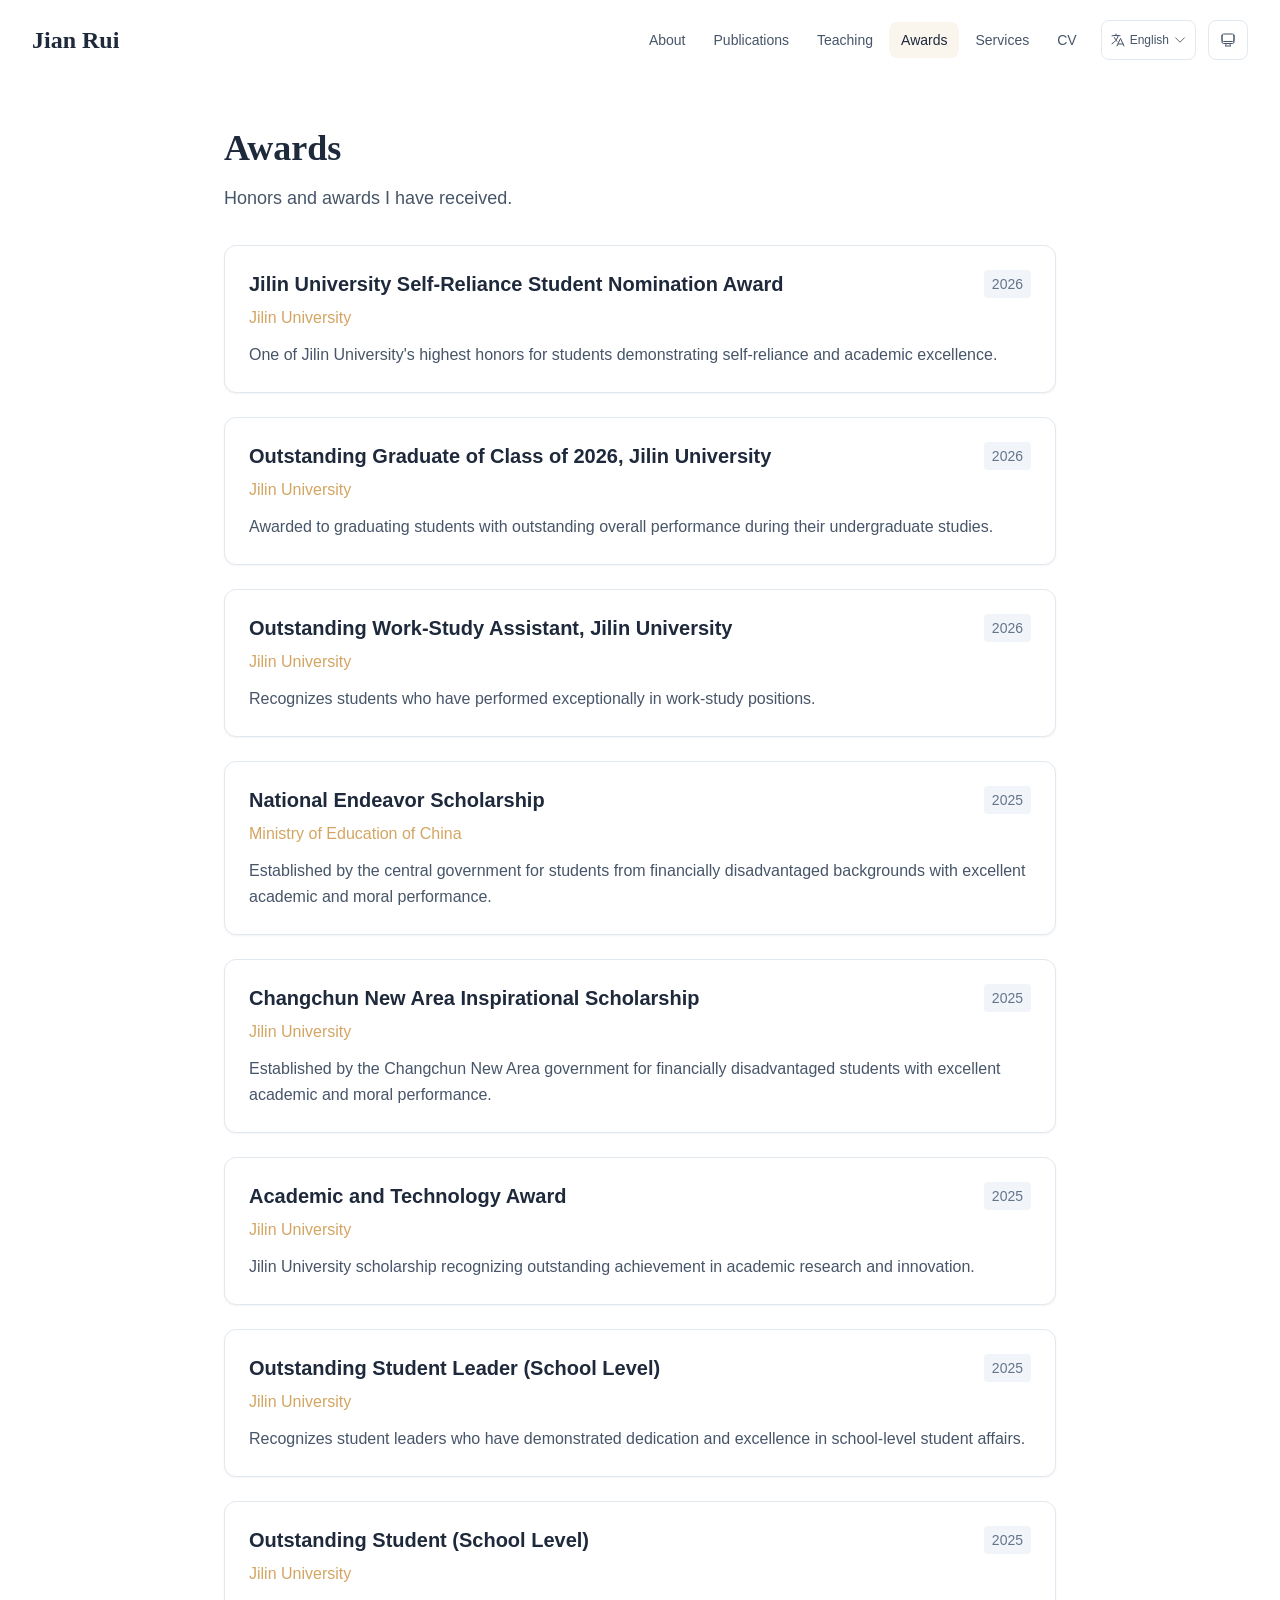
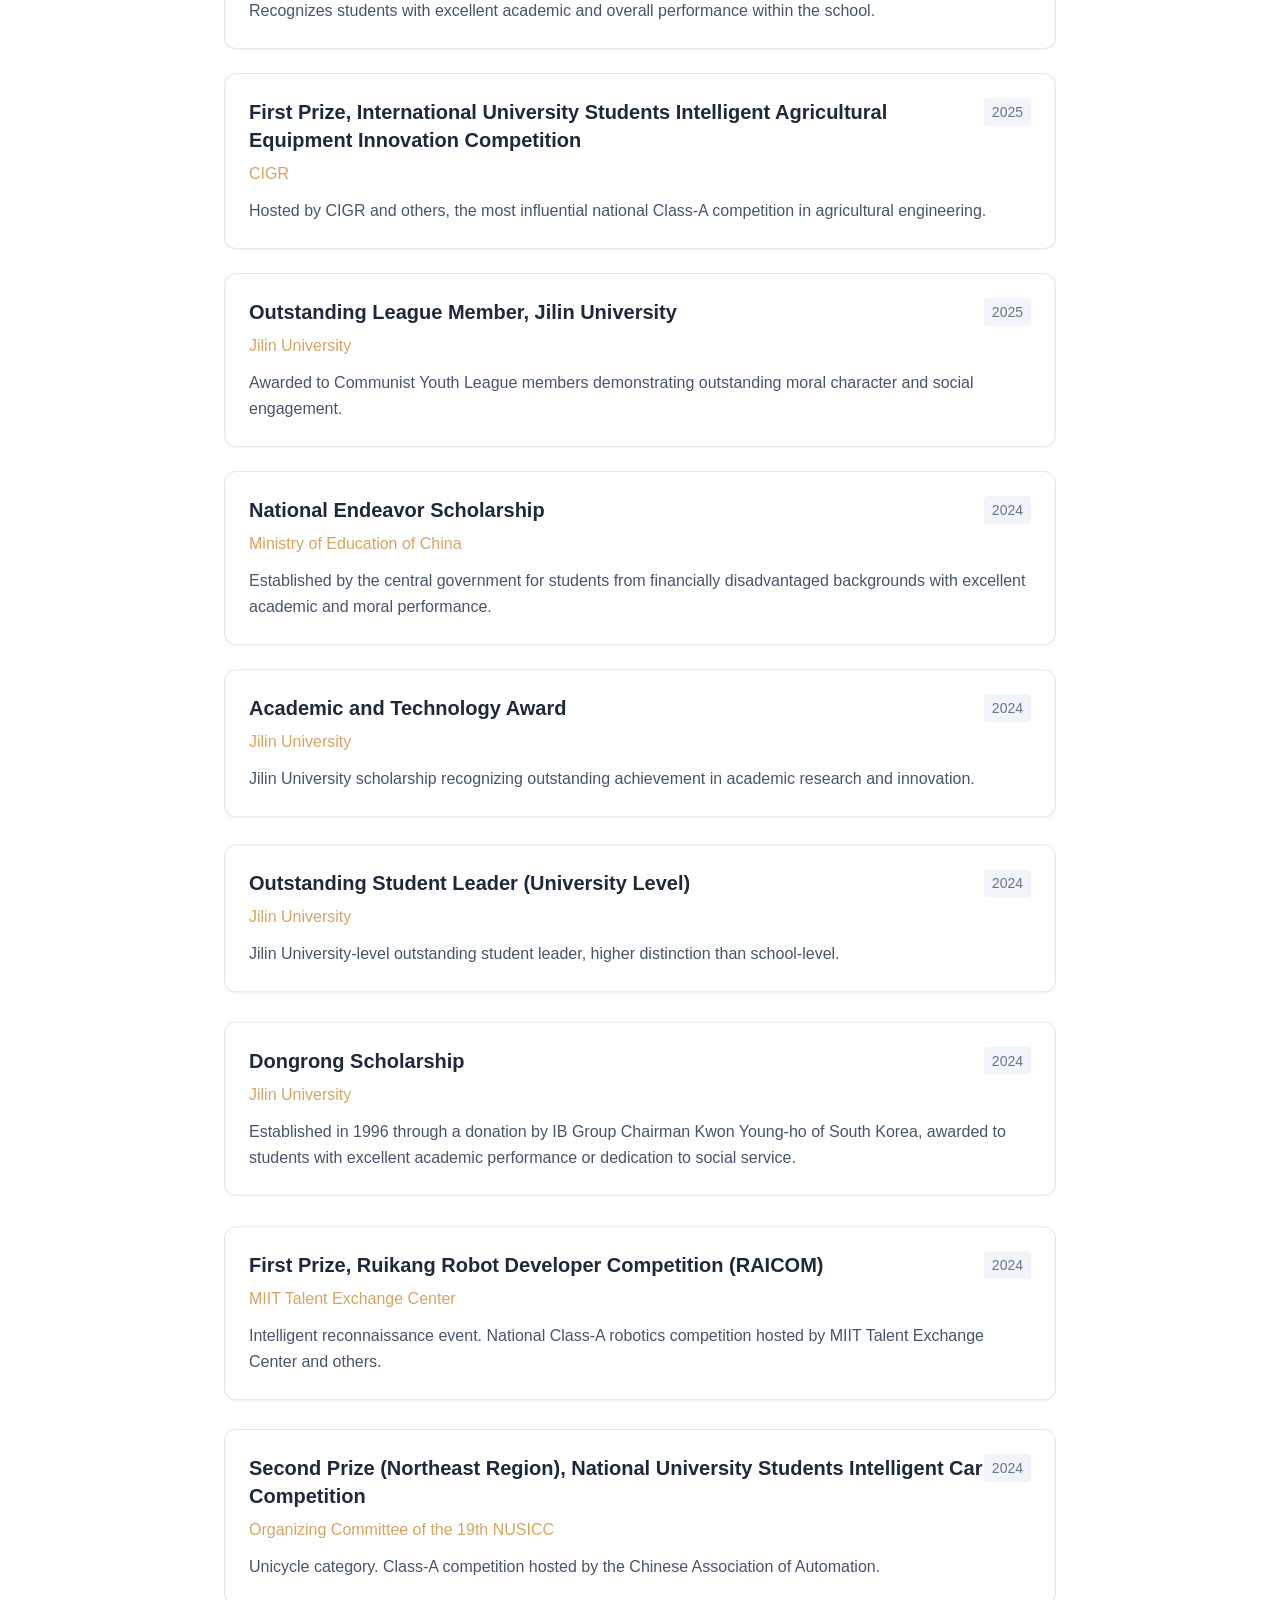
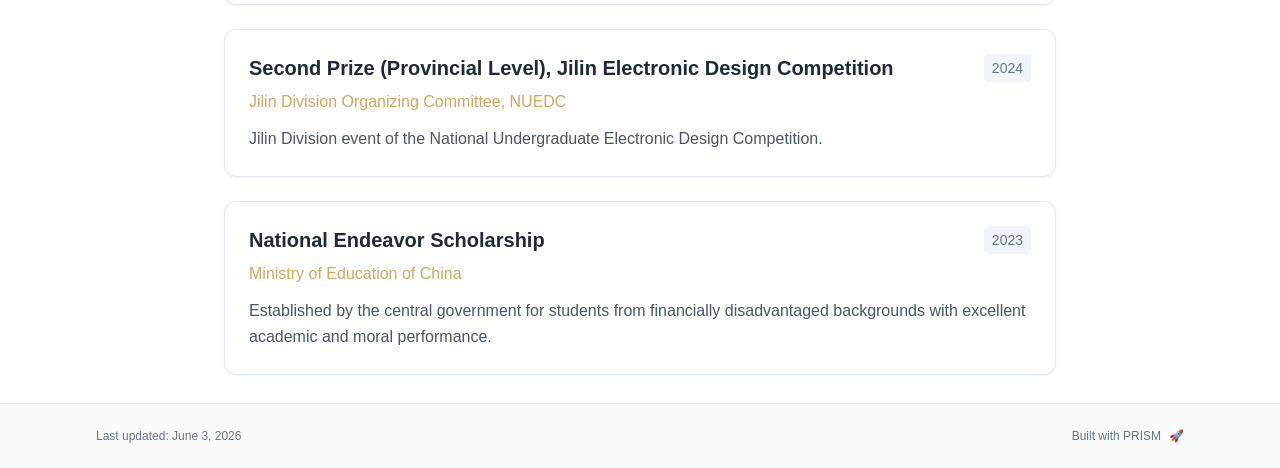
<file: awards/index.html>
<!DOCTYPE html><html lang="en" class="scroll-smooth"><head><meta charSet="utf-8"/><meta name="viewport" content="width=device-width, initial-scale=1"/><link rel="stylesheet" href="/_next/static/css/573ee5e4a0c2fdfe.css" data-precedence="next"/><link rel="preload" as="script" fetchPriority="low" href="/_next/static/chunks/webpack-679b75d1c4c2027c.js"/><script src="/_next/static/chunks/4bd1b696-70b6d399998de86a.js" async=""></script><script src="/_next/static/chunks/684-5aaa8290a129f299.js" async=""></script><script src="/_next/static/chunks/main-app-bcc5354f146d82f3.js" async=""></script><script src="/_next/static/chunks/461-a9a5d7b05a71d978.js" async=""></script><script src="/_next/static/chunks/874-6cc630662f3664af.js" async=""></script><script src="/_next/static/chunks/291-e39730cc9327e39b.js" async=""></script><script src="/_next/static/chunks/app/layout-e3acac27861e9cac.js" async=""></script><script src="/_next/static/chunks/178-595a94b9af1e67b5.js" async=""></script><script src="/_next/static/chunks/748-abdcac66b902b175.js" async=""></script><script src="/_next/static/chunks/app/%5Bslug%5D/page-0f72647d534d8907.js" async=""></script><link rel="icon" href="/favicon.svg" type="image/svg+xml"/><link rel="dns-prefetch" href="https://jialeliu.com"/><link rel="preconnect" href="https://jialeliu.com" crossorigin=""/><link rel="preload" as="font" type="font/woff2" href="https://jialeliu.com/fonts/georgiab.woff2" crossorigin=""/><script>
              try {
                const theme = localStorage.getItem('theme-storage');
                const parsed = theme ? JSON.parse(theme) : null;
                const setting = parsed?.state?.theme || 'system';
                const prefersDark = typeof window !== 'undefined' && window.matchMedia && window.matchMedia('(prefers-color-scheme: dark)').matches;
                const effective = setting === 'dark' ? 'dark' : (setting === 'light' ? 'light' : (prefersDark ? 'dark' : 'light'));
                var root = document.documentElement;
                root.classList.add(effective);
                root.setAttribute('data-theme', effective);
              } catch (e) {
                var root = document.documentElement;
                root.classList.add('light');
                root.setAttribute('data-theme', 'light');
              }
            </script><script>
    try {
      const cfg = {"enabled":true,"locales":["zh","en"],"defaultLocale":"en","mode":"auto","fixedLocale":"en","persist":true,"switcher":true,"labels":{"zh":"中文","en":"English"}};
      const storageKey = 'locale-storage';
      const normalize = (value) => typeof value === 'string' ? value.trim().replace('_', '-').toLowerCase() : '';
      const matchLocale = (candidate) => {
        const normalized = normalize(candidate);
        if (!normalized) return null;
        if (cfg.locales.includes(normalized)) return normalized;
        const language = normalized.split('-')[0];
        if (cfg.locales.includes(language)) return language;
        return null;
      };

      let resolved = null;

      if (cfg.persist) {
        resolved = matchLocale(localStorage.getItem(storageKey));
      }

      if (!resolved) {
        if (cfg.mode === 'fixed') {
          resolved = cfg.fixedLocale;
        } else {
          resolved = matchLocale(navigator.language);
        }
      }

      if (!resolved) {
        resolved = cfg.defaultLocale;
      }

      const root = document.documentElement;
      root.lang = resolved;
      root.setAttribute('data-locale', resolved);

      if (cfg.persist) {
        localStorage.setItem(storageKey, resolved);
      }
    } catch (e) {
      const root = document.documentElement;
      root.lang = 'en';
      root.setAttribute('data-locale', 'en');
    }
  </script><title>Awards | Jian Rui</title><meta name="description" content="Honors and awards I have received."/><meta name="author" content="Jian Rui"/><meta name="keywords" content="Jian Rui,PhD,Research,Harbin Institute of Technology"/><meta name="creator" content="Jian Rui"/><meta name="publisher" content="Jian Rui"/><meta property="og:title" content="Jian Rui"/><meta property="og:description" content="Master&#x27;s student at Harbin Institute of Technology."/><meta property="og:site_name" content="Jian Rui&#x27;s Academic Website"/><meta property="og:locale" content="en_US"/><meta property="og:type" content="website"/><meta name="twitter:card" content="summary"/><meta name="twitter:title" content="Jian Rui"/><meta name="twitter:description" content="Master&#x27;s student at Harbin Institute of Technology."/><link rel="icon" href="/favicon.svg"/><script>document.querySelectorAll('body link[rel="icon"], body link[rel="apple-touch-icon"]').forEach(el => document.head.appendChild(el))</script><script src="/_next/static/chunks/polyfills-42372ed130431b0a.js" noModule=""></script></head><body class="font-sans antialiased"><div style="visibility:hidden"><nav class="fixed top-0 left-0 right-0 z-50" data-headlessui-state=""><div class="transition-all duration-300 ease-out bg-transparent" style="transform:translateY(-100px)"><div class="max-w-7xl mx-auto px-4 sm:px-6 lg:px-8"><div class="flex justify-between items-center h-16 lg:h-20"><div class="flex-shrink-0" tabindex="0"><a class="text-xl lg:text-2xl font-serif font-semibold text-primary hover:text-accent transition-colors duration-200" href="/">Jian Rui</a></div><div class="hidden lg:block"><div class="ml-10 flex items-center space-x-3"><div class="relative flex items-baseline space-x-1"><a data-nav-href="/" class="relative px-3 py-2 text-sm font-medium rounded-lg transition-colors duration-150 text-neutral-600" href="/">About</a><a data-nav-href="/publications" class="relative px-3 py-2 text-sm font-medium rounded-lg transition-colors duration-150 text-neutral-600" href="/publications/">Publications</a><a data-nav-href="/teaching" class="relative px-3 py-2 text-sm font-medium rounded-lg transition-colors duration-150 text-neutral-600" href="/teaching/">Teaching</a><a data-nav-href="/awards" class="relative px-3 py-2 text-sm font-medium rounded-lg transition-colors duration-150 text-primary" href="/awards/">Awards</a><a data-nav-href="/services" class="relative px-3 py-2 text-sm font-medium rounded-lg transition-colors duration-150 text-neutral-600" href="/services/">Services</a><a data-nav-href="/cv" class="relative px-3 py-2 text-sm font-medium rounded-lg transition-colors duration-150 text-neutral-600" href="/cv/">CV</a></div><div class="flex items-center justify-center w-14 h-10 rounded-lg border border-neutral-200 dark:border-[rgba(148,163,184,0.24)] bg-background dark:bg-neutral-800"><div class="w-6 h-4 rounded bg-neutral-300 animate-pulse"></div></div><div class="flex items-center justify-center w-10 h-10 rounded-lg border border-neutral-200 dark:border-[rgba(148,163,184,0.24)] bg-background dark:bg-neutral-800"><div class="w-4 h-4 rounded-full bg-neutral-300 animate-pulse"></div></div></div></div><div class="lg:hidden flex items-center space-x-2"><div class="flex items-center justify-center w-14 h-10 rounded-lg border border-neutral-200 dark:border-[rgba(148,163,184,0.24)] bg-background dark:bg-neutral-800"><div class="w-6 h-4 rounded bg-neutral-300 animate-pulse"></div></div><div class="flex items-center justify-center w-10 h-10 rounded-lg border border-neutral-200 dark:border-[rgba(148,163,184,0.24)] bg-background dark:bg-neutral-800"><div class="w-4 h-4 rounded-full bg-neutral-300 animate-pulse"></div></div><button class="inline-flex items-center justify-center p-2 rounded-md text-neutral-600 hover:text-primary hover:bg-neutral-100 dark:hover:bg-neutral-800 focus:outline-none focus:ring-2 focus:ring-inset focus:ring-accent transition-colors duration-200" id="headlessui-disclosure-button-«R7pdb»" type="button" aria-expanded="false" data-headlessui-state=""><span class="sr-only">Open main menu</span><div><svg xmlns="http://www.w3.org/2000/svg" fill="none" viewBox="0 0 24 24" stroke-width="1.5" stroke="currentColor" aria-hidden="true" data-slot="icon" class="block h-6 w-6"><path stroke-linecap="round" stroke-linejoin="round" d="M3.75 6.75h16.5M3.75 12h16.5m-16.5 5.25h16.5"></path></svg></div></button></div></div></div></div></nav><main class="min-h-screen pt-16 lg:pt-20"><div class="max-w-4xl mx-auto px-4 sm:px-6 lg:px-8 py-12"><div style="opacity:0;transform:translateY(20px)"><div class="mb-8"><h1 class="text-4xl font-serif font-bold text-primary mb-4">Awards</h1><div class="text-lg text-neutral-600 dark:text-neutral-500 max-w-2xl leading-relaxed"><p class="mb-3 last:mb-0">Honors and awards I have received.</p></div></div><div class="grid gap-6"><div class="bg-white dark:bg-neutral-900 p-6 rounded-xl shadow-sm border border-neutral-200 dark:border-neutral-800 hover:shadow-lg transition-all duration-200 hover:scale-[1.01]" style="opacity:0;transform:translateY(20px)"><div class="flex justify-between items-start mb-2"><h3 class="text-xl font-semibold text-primary">Jilin University Self-Reliance Student Nomination Award</h3><span class="text-sm text-neutral-500 font-medium bg-neutral-100 dark:bg-neutral-800 px-2 py-1 rounded">2026</span></div><p class="text-base text-accent font-medium mb-3">Jilin University</p><div class="text-base text-neutral-600 dark:text-neutral-500 leading-relaxed"><p class="mb-3 last:mb-0">One of Jilin University&#x27;s highest honors for students demonstrating self-reliance and academic excellence.</p></div></div><div class="bg-white dark:bg-neutral-900 p-6 rounded-xl shadow-sm border border-neutral-200 dark:border-neutral-800 hover:shadow-lg transition-all duration-200 hover:scale-[1.01]" style="opacity:0;transform:translateY(20px)"><div class="flex justify-between items-start mb-2"><h3 class="text-xl font-semibold text-primary">Outstanding Graduate of Class of 2026, Jilin University</h3><span class="text-sm text-neutral-500 font-medium bg-neutral-100 dark:bg-neutral-800 px-2 py-1 rounded">2026</span></div><p class="text-base text-accent font-medium mb-3">Jilin University</p><div class="text-base text-neutral-600 dark:text-neutral-500 leading-relaxed"><p class="mb-3 last:mb-0">Awarded to graduating students with outstanding overall performance during their undergraduate studies.</p></div></div><div class="bg-white dark:bg-neutral-900 p-6 rounded-xl shadow-sm border border-neutral-200 dark:border-neutral-800 hover:shadow-lg transition-all duration-200 hover:scale-[1.01]" style="opacity:0;transform:translateY(20px)"><div class="flex justify-between items-start mb-2"><h3 class="text-xl font-semibold text-primary">Outstanding Work-Study Assistant, Jilin University</h3><span class="text-sm text-neutral-500 font-medium bg-neutral-100 dark:bg-neutral-800 px-2 py-1 rounded">2026</span></div><p class="text-base text-accent font-medium mb-3">Jilin University</p><div class="text-base text-neutral-600 dark:text-neutral-500 leading-relaxed"><p class="mb-3 last:mb-0">Recognizes students who have performed exceptionally in work-study positions.</p></div></div><div class="bg-white dark:bg-neutral-900 p-6 rounded-xl shadow-sm border border-neutral-200 dark:border-neutral-800 hover:shadow-lg transition-all duration-200 hover:scale-[1.01]" style="opacity:0;transform:translateY(20px)"><div class="flex justify-between items-start mb-2"><h3 class="text-xl font-semibold text-primary">National Endeavor Scholarship</h3><span class="text-sm text-neutral-500 font-medium bg-neutral-100 dark:bg-neutral-800 px-2 py-1 rounded">2025</span></div><p class="text-base text-accent font-medium mb-3">Ministry of Education of China</p><div class="text-base text-neutral-600 dark:text-neutral-500 leading-relaxed"><p class="mb-3 last:mb-0">Established by the central government for students from financially disadvantaged backgrounds with excellent academic and moral performance.</p></div></div><div class="bg-white dark:bg-neutral-900 p-6 rounded-xl shadow-sm border border-neutral-200 dark:border-neutral-800 hover:shadow-lg transition-all duration-200 hover:scale-[1.01]" style="opacity:0;transform:translateY(20px)"><div class="flex justify-between items-start mb-2"><h3 class="text-xl font-semibold text-primary">Changchun New Area Inspirational Scholarship</h3><span class="text-sm text-neutral-500 font-medium bg-neutral-100 dark:bg-neutral-800 px-2 py-1 rounded">2025</span></div><p class="text-base text-accent font-medium mb-3">Jilin University</p><div class="text-base text-neutral-600 dark:text-neutral-500 leading-relaxed"><p class="mb-3 last:mb-0">Established by the Changchun New Area government for financially disadvantaged students with excellent academic and moral performance.</p></div></div><div class="bg-white dark:bg-neutral-900 p-6 rounded-xl shadow-sm border border-neutral-200 dark:border-neutral-800 hover:shadow-lg transition-all duration-200 hover:scale-[1.01]" style="opacity:0;transform:translateY(20px)"><div class="flex justify-between items-start mb-2"><h3 class="text-xl font-semibold text-primary">Academic and Technology Award</h3><span class="text-sm text-neutral-500 font-medium bg-neutral-100 dark:bg-neutral-800 px-2 py-1 rounded">2025</span></div><p class="text-base text-accent font-medium mb-3">Jilin University</p><div class="text-base text-neutral-600 dark:text-neutral-500 leading-relaxed"><p class="mb-3 last:mb-0">Jilin University scholarship recognizing outstanding achievement in academic research and innovation.</p></div></div><div class="bg-white dark:bg-neutral-900 p-6 rounded-xl shadow-sm border border-neutral-200 dark:border-neutral-800 hover:shadow-lg transition-all duration-200 hover:scale-[1.01]" style="opacity:0;transform:translateY(20px)"><div class="flex justify-between items-start mb-2"><h3 class="text-xl font-semibold text-primary">Outstanding Student Leader (School Level)</h3><span class="text-sm text-neutral-500 font-medium bg-neutral-100 dark:bg-neutral-800 px-2 py-1 rounded">2025</span></div><p class="text-base text-accent font-medium mb-3">Jilin University</p><div class="text-base text-neutral-600 dark:text-neutral-500 leading-relaxed"><p class="mb-3 last:mb-0">Recognizes student leaders who have demonstrated dedication and excellence in school-level student affairs.</p></div></div><div class="bg-white dark:bg-neutral-900 p-6 rounded-xl shadow-sm border border-neutral-200 dark:border-neutral-800 hover:shadow-lg transition-all duration-200 hover:scale-[1.01]" style="opacity:0;transform:translateY(20px)"><div class="flex justify-between items-start mb-2"><h3 class="text-xl font-semibold text-primary">Outstanding Student (School Level)</h3><span class="text-sm text-neutral-500 font-medium bg-neutral-100 dark:bg-neutral-800 px-2 py-1 rounded">2025</span></div><p class="text-base text-accent font-medium mb-3">Jilin University</p><div class="text-base text-neutral-600 dark:text-neutral-500 leading-relaxed"><p class="mb-3 last:mb-0">Recognizes students with excellent academic and overall performance within the school.</p></div></div><div class="bg-white dark:bg-neutral-900 p-6 rounded-xl shadow-sm border border-neutral-200 dark:border-neutral-800 hover:shadow-lg transition-all duration-200 hover:scale-[1.01]" style="opacity:0;transform:translateY(20px)"><div class="flex justify-between items-start mb-2"><h3 class="text-xl font-semibold text-primary">First Prize, International University Students Intelligent Agricultural Equipment Innovation Competition</h3><span class="text-sm text-neutral-500 font-medium bg-neutral-100 dark:bg-neutral-800 px-2 py-1 rounded">2025</span></div><p class="text-base text-accent font-medium mb-3">CIGR</p><div class="text-base text-neutral-600 dark:text-neutral-500 leading-relaxed"><p class="mb-3 last:mb-0">Hosted by CIGR and others, the most influential national Class-A competition in agricultural engineering.</p></div></div><div class="bg-white dark:bg-neutral-900 p-6 rounded-xl shadow-sm border border-neutral-200 dark:border-neutral-800 hover:shadow-lg transition-all duration-200 hover:scale-[1.01]" style="opacity:0;transform:translateY(20px)"><div class="flex justify-between items-start mb-2"><h3 class="text-xl font-semibold text-primary">Outstanding League Member, Jilin University</h3><span class="text-sm text-neutral-500 font-medium bg-neutral-100 dark:bg-neutral-800 px-2 py-1 rounded">2025</span></div><p class="text-base text-accent font-medium mb-3">Jilin University</p><div class="text-base text-neutral-600 dark:text-neutral-500 leading-relaxed"><p class="mb-3 last:mb-0">Awarded to Communist Youth League members demonstrating outstanding moral character and social engagement.</p></div></div><div class="bg-white dark:bg-neutral-900 p-6 rounded-xl shadow-sm border border-neutral-200 dark:border-neutral-800 hover:shadow-lg transition-all duration-200 hover:scale-[1.01]" style="opacity:0;transform:translateY(20px)"><div class="flex justify-between items-start mb-2"><h3 class="text-xl font-semibold text-primary">National Endeavor Scholarship</h3><span class="text-sm text-neutral-500 font-medium bg-neutral-100 dark:bg-neutral-800 px-2 py-1 rounded">2024</span></div><p class="text-base text-accent font-medium mb-3">Ministry of Education of China</p><div class="text-base text-neutral-600 dark:text-neutral-500 leading-relaxed"><p class="mb-3 last:mb-0">Established by the central government for students from financially disadvantaged backgrounds with excellent academic and moral performance.</p></div></div><div class="bg-white dark:bg-neutral-900 p-6 rounded-xl shadow-sm border border-neutral-200 dark:border-neutral-800 hover:shadow-lg transition-all duration-200 hover:scale-[1.01]" style="opacity:0;transform:translateY(20px)"><div class="flex justify-between items-start mb-2"><h3 class="text-xl font-semibold text-primary">Academic and Technology Award</h3><span class="text-sm text-neutral-500 font-medium bg-neutral-100 dark:bg-neutral-800 px-2 py-1 rounded">2024</span></div><p class="text-base text-accent font-medium mb-3">Jilin University</p><div class="text-base text-neutral-600 dark:text-neutral-500 leading-relaxed"><p class="mb-3 last:mb-0">Jilin University scholarship recognizing outstanding achievement in academic research and innovation.</p></div></div><div class="bg-white dark:bg-neutral-900 p-6 rounded-xl shadow-sm border border-neutral-200 dark:border-neutral-800 hover:shadow-lg transition-all duration-200 hover:scale-[1.01]" style="opacity:0;transform:translateY(20px)"><div class="flex justify-between items-start mb-2"><h3 class="text-xl font-semibold text-primary">Outstanding Student Leader (University Level)</h3><span class="text-sm text-neutral-500 font-medium bg-neutral-100 dark:bg-neutral-800 px-2 py-1 rounded">2024</span></div><p class="text-base text-accent font-medium mb-3">Jilin University</p><div class="text-base text-neutral-600 dark:text-neutral-500 leading-relaxed"><p class="mb-3 last:mb-0">Jilin University-level outstanding student leader, higher distinction than school-level.</p></div></div><div class="bg-white dark:bg-neutral-900 p-6 rounded-xl shadow-sm border border-neutral-200 dark:border-neutral-800 hover:shadow-lg transition-all duration-200 hover:scale-[1.01]" style="opacity:0;transform:translateY(20px)"><div class="flex justify-between items-start mb-2"><h3 class="text-xl font-semibold text-primary">Dongrong Scholarship</h3><span class="text-sm text-neutral-500 font-medium bg-neutral-100 dark:bg-neutral-800 px-2 py-1 rounded">2024</span></div><p class="text-base text-accent font-medium mb-3">Jilin University</p><div class="text-base text-neutral-600 dark:text-neutral-500 leading-relaxed"><p class="mb-3 last:mb-0">Established in 1996 through a donation by IB Group Chairman Kwon Young-ho of South Korea, awarded to students with excellent academic performance or dedication to social service.</p></div></div><div class="bg-white dark:bg-neutral-900 p-6 rounded-xl shadow-sm border border-neutral-200 dark:border-neutral-800 hover:shadow-lg transition-all duration-200 hover:scale-[1.01]" style="opacity:0;transform:translateY(20px)"><div class="flex justify-between items-start mb-2"><h3 class="text-xl font-semibold text-primary">First Prize, Ruikang Robot Developer Competition (RAICOM)</h3><span class="text-sm text-neutral-500 font-medium bg-neutral-100 dark:bg-neutral-800 px-2 py-1 rounded">2024</span></div><p class="text-base text-accent font-medium mb-3">MIIT Talent Exchange Center</p><div class="text-base text-neutral-600 dark:text-neutral-500 leading-relaxed"><p class="mb-3 last:mb-0">Intelligent reconnaissance event. National Class-A robotics competition hosted by MIIT Talent Exchange Center and others.</p></div></div><div class="bg-white dark:bg-neutral-900 p-6 rounded-xl shadow-sm border border-neutral-200 dark:border-neutral-800 hover:shadow-lg transition-all duration-200 hover:scale-[1.01]" style="opacity:0;transform:translateY(20px)"><div class="flex justify-between items-start mb-2"><h3 class="text-xl font-semibold text-primary">Second Prize (Northeast Region), National University Students Intelligent Car Competition</h3><span class="text-sm text-neutral-500 font-medium bg-neutral-100 dark:bg-neutral-800 px-2 py-1 rounded">2024</span></div><p class="text-base text-accent font-medium mb-3">Organizing Committee of the 19th NUSICC</p><div class="text-base text-neutral-600 dark:text-neutral-500 leading-relaxed"><p class="mb-3 last:mb-0">Unicycle category. Class-A competition hosted by the Chinese Association of Automation.</p></div></div><div class="bg-white dark:bg-neutral-900 p-6 rounded-xl shadow-sm border border-neutral-200 dark:border-neutral-800 hover:shadow-lg transition-all duration-200 hover:scale-[1.01]" style="opacity:0;transform:translateY(20px)"><div class="flex justify-between items-start mb-2"><h3 class="text-xl font-semibold text-primary">Second Prize (Provincial Level), Jilin Electronic Design Competition</h3><span class="text-sm text-neutral-500 font-medium bg-neutral-100 dark:bg-neutral-800 px-2 py-1 rounded">2024</span></div><p class="text-base text-accent font-medium mb-3">Jilin Division Organizing Committee, NUEDC</p><div class="text-base text-neutral-600 dark:text-neutral-500 leading-relaxed"><p class="mb-3 last:mb-0">Jilin Division event of the National Undergraduate Electronic Design Competition.</p></div></div><div class="bg-white dark:bg-neutral-900 p-6 rounded-xl shadow-sm border border-neutral-200 dark:border-neutral-800 hover:shadow-lg transition-all duration-200 hover:scale-[1.01]" style="opacity:0;transform:translateY(20px)"><div class="flex justify-between items-start mb-2"><h3 class="text-xl font-semibold text-primary">National Endeavor Scholarship</h3><span class="text-sm text-neutral-500 font-medium bg-neutral-100 dark:bg-neutral-800 px-2 py-1 rounded">2023</span></div><p class="text-base text-accent font-medium mb-3">Ministry of Education of China</p><div class="text-base text-neutral-600 dark:text-neutral-500 leading-relaxed"><p class="mb-3 last:mb-0">Established by the central government for students from financially disadvantaged backgrounds with excellent academic and moral performance.</p></div></div></div></div></div><!--$--><!--/$--><!--$--><!--/$--></main><footer class="border-t border-neutral-200/50 bg-neutral-50/50 dark:bg-neutral-900/50 dark:border-neutral-700/50"><div class="max-w-6xl mx-auto px-4 sm:px-6 lg:px-8 py-6"><div class="flex flex-col sm:flex-row justify-between items-center gap-2"><p class="text-xs text-neutral-500">Last updated<!-- -->: <!-- -->June 3, 2026</p><p class="text-xs text-neutral-500 flex items-center"><a href="https://github.com/xyjoey/PRISM" target="_blank" rel="noopener noreferrer">Built with PRISM</a><span class="ml-2">🚀</span></p></div></div></footer></div><script src="/_next/static/chunks/webpack-679b75d1c4c2027c.js" async=""></script><script>(self.__next_f=self.__next_f||[]).push([0])</script><script>self.__next_f.push([1,"1:\"$Sreact.fragment\"\n3:I[3719,[\"461\",\"static/chunks/461-a9a5d7b05a71d978.js\",\"874\",\"static/chunks/874-6cc630662f3664af.js\",\"291\",\"static/chunks/291-e39730cc9327e39b.js\",\"177\",\"static/chunks/app/layout-e3acac27861e9cac.js\"],\"ThemeProvider\"]\n4:I[310,[\"461\",\"static/chunks/461-a9a5d7b05a71d978.js\",\"874\",\"static/chunks/874-6cc630662f3664af.js\",\"291\",\"static/chunks/291-e39730cc9327e39b.js\",\"177\",\"static/chunks/app/layout-e3acac27861e9cac.js\"],\"LocaleProvider\"]\n5:I[4574,[\"461\",\"static/chunks/461-a9a5d7b05a71d978.js\",\"874\",\"static/chunks/874-6cc630662f3664af.js\",\"291\",\"static/chunks/291-e39730cc9327e39b.js\",\"177\",\"static/chunks/app/layout-e3acac27861e9cac.js\"],\"default\"]\n6:I[7555,[],\"\"]\n7:I[1295,[],\"\"]\n8:I[2548,[\"461\",\"static/chunks/461-a9a5d7b05a71d978.js\",\"874\",\"static/chunks/874-6cc630662f3664af.js\",\"291\",\"static/chunks/291-e39730cc9327e39b.js\",\"177\",\"static/chunks/app/layout-e3acac27861e9cac.js\"],\"default\"]\na:I[9665,[],\"MetadataBoundary\"]\nc:I[9665,[],\"OutletBoundary\"]\nf:I[4911,[],\"AsyncMetadataOutlet\"]\n11:I[9665,[],\"ViewportBoundary\"]\n13:I[6614,[],\"\"]\n:HL[\"/_next/static/css/573ee5e4a0c2fdfe.css\",\"style\"]\n2:T590,\n    try {\n      const cfg = {\"enabled\":true,\"locales\":[\"zh\",\"en\"],\"defaultLocale\":\"en\",\"mode\":\"auto\",\"fixedLocale\":\"en\",\"persist\":true,\"switcher\":true,\"labels\":{\"zh\":\"中文\",\"en\":\"English\"}};\n      const storageKey = 'locale-storage';\n      const normalize = (value) =\u003e typeof value === 'string' ? value.trim().replace('_', '-').toLowerCase() : '';\n      const matchLocale = (candidate) =\u003e {\n        const normalized = normalize(candidate);\n        if (!normalized) return null;\n        if (cfg.locales.includes(normalized)) return normalized;\n        const language = normalized.split('-')[0];\n        if (cfg.locales.includes(language)) return language;\n        return null;\n      };\n\n      let resolved = null;\n\n      if (cfg.persist) {\n        resolved = matchLocale(localStorage.getItem(storageKey));\n      }\n\n      if (!resolved) {\n        if (cfg.mode === 'fixed') {\n          resolved = cfg.fixedLocale;\n        }"])</script><script>self.__next_f.push([1," else {\n          resolved = matchLocale(navigator.language);\n        }\n      }\n\n      if (!resolved) {\n        resolved = cfg.defaultLocale;\n      }\n\n      const root = document.documentElement;\n      root.lang = resolved;\n      root.setAttribute('data-locale', resolved);\n\n      if (cfg.persist) {\n        localStorage.setItem(storageKey, resolved);\n      }\n    } catch (e) {\n      const root = document.documentElement;\n      root.lang = 'en';\n      root.setAttribute('data-locale', 'en');\n    }\n  "])</script><script>self.__next_f.push([1,"0:{\"P\":null,\"b\":\"X38Rsg_ZDZuv4RoBBTIk5\",\"p\":\"\",\"c\":[\"\",\"awards\",\"\"],\"i\":false,\"f\":[[[\"\",{\"children\":[[\"slug\",\"awards\",\"d\"],{\"children\":[\"__PAGE__\",{}]}]},\"$undefined\",\"$undefined\",true],[\"\",[\"$\",\"$1\",\"c\",{\"children\":[[[\"$\",\"link\",\"0\",{\"rel\":\"stylesheet\",\"href\":\"/_next/static/css/573ee5e4a0c2fdfe.css\",\"precedence\":\"next\",\"crossOrigin\":\"$undefined\",\"nonce\":\"$undefined\"}]],[\"$\",\"html\",null,{\"lang\":\"en\",\"className\":\"scroll-smooth\",\"suppressHydrationWarning\":true,\"children\":[[\"$\",\"head\",null,{\"children\":[[\"$\",\"link\",null,{\"rel\":\"icon\",\"href\":\"/favicon.svg\",\"type\":\"image/svg+xml\"}],[\"$\",\"link\",null,{\"rel\":\"dns-prefetch\",\"href\":\"https://jialeliu.com\"}],[\"$\",\"link\",null,{\"rel\":\"preconnect\",\"href\":\"https://jialeliu.com\",\"crossOrigin\":\"\"}],[\"$\",\"link\",null,{\"rel\":\"preload\",\"as\":\"font\",\"type\":\"font/woff2\",\"href\":\"https://jialeliu.com/fonts/georgiab.woff2\",\"crossOrigin\":\"\"}],[\"$\",\"script\",null,{\"dangerouslySetInnerHTML\":{\"__html\":\"\\n              try {\\n                const theme = localStorage.getItem('theme-storage');\\n                const parsed = theme ? JSON.parse(theme) : null;\\n                const setting = parsed?.state?.theme || 'system';\\n                const prefersDark = typeof window !== 'undefined' \u0026\u0026 window.matchMedia \u0026\u0026 window.matchMedia('(prefers-color-scheme: dark)').matches;\\n                const effective = setting === 'dark' ? 'dark' : (setting === 'light' ? 'light' : (prefersDark ? 'dark' : 'light'));\\n                var root = document.documentElement;\\n                root.classList.add(effective);\\n                root.setAttribute('data-theme', effective);\\n              } catch (e) {\\n                var root = document.documentElement;\\n                root.classList.add('light');\\n                root.setAttribute('data-theme', 'light');\\n              }\\n            \"}}],[\"$\",\"script\",null,{\"dangerouslySetInnerHTML\":{\"__html\":\"$2\"}}]]}],[\"$\",\"body\",null,{\"className\":\"font-sans antialiased\",\"children\":[\"$\",\"$L3\",null,{\"children\":[\"$\",\"$L4\",null,{\"config\":{\"enabled\":true,\"locales\":[\"zh\",\"en\"],\"defaultLocale\":\"en\",\"mode\":\"auto\",\"fixedLocale\":\"en\",\"persist\":true,\"switcher\":true,\"labels\":{\"zh\":\"中文\",\"en\":\"English\"}},\"children\":[[\"$\",\"$L5\",null,{\"items\":[{\"title\":\"About\",\"type\":\"page\",\"target\":\"about\",\"href\":\"/\"},{\"title\":\"Publications\",\"type\":\"page\",\"target\":\"publications\",\"href\":\"/publications\"},{\"title\":\"Teaching\",\"type\":\"page\",\"target\":\"teaching\",\"href\":\"/teaching\"},{\"title\":\"Awards\",\"type\":\"page\",\"target\":\"awards\",\"href\":\"/awards\"},{\"title\":\"Services\",\"type\":\"page\",\"target\":\"services\",\"href\":\"/services\"},{\"title\":\"CV\",\"type\":\"page\",\"target\":\"cv\",\"href\":\"/cv\"}],\"siteTitle\":\"Jian Rui\",\"enableOnePageMode\":false,\"i18n\":\"$0:f:0:1:1:props:children:1:props:children:1:props:children:props:children:props:config\",\"itemsByLocale\":{\"zh\":[{\"title\":\"关于我\",\"type\":\"page\",\"target\":\"about\",\"href\":\"/\"},{\"title\":\"论文\",\"type\":\"page\",\"target\":\"publications\",\"href\":\"/publications\"},{\"title\":\"教学\",\"type\":\"page\",\"target\":\"teaching\",\"href\":\"/teaching\"},{\"title\":\"奖项\",\"type\":\"page\",\"target\":\"awards\",\"href\":\"/awards\"},{\"title\":\"服务\",\"type\":\"page\",\"target\":\"services\",\"href\":\"/services\"},{\"title\":\"简历\",\"type\":\"page\",\"target\":\"cv\",\"href\":\"/cv\"}],\"en\":[{\"title\":\"About\",\"type\":\"page\",\"target\":\"about\",\"href\":\"/\"},{\"title\":\"Publications\",\"type\":\"page\",\"target\":\"publications\",\"href\":\"/publications\"},{\"title\":\"Teaching\",\"type\":\"page\",\"target\":\"teaching\",\"href\":\"/teaching\"},{\"title\":\"Awards\",\"type\":\"page\",\"target\":\"awards\",\"href\":\"/awards\"},{\"title\":\"Services\",\"type\":\"page\",\"target\":\"services\",\"href\":\"/services\"},{\"title\":\"CV\",\"type\":\"page\",\"target\":\"cv\",\"href\":\"/cv\"}]},\"siteTitleByLocale\":{\"zh\":\"简睿\",\"en\":\"Jian Rui\"}}],[\"$\",\"main\",null,{\"className\":\"min-h-screen pt-16 lg:pt-20\",\"children\":[\"$\",\"$L6\",null,{\"parallelRouterKey\":\"children\",\"error\":\"$undefined\",\"errorStyles\":\"$undefined\",\"errorScripts\":\"$undefined\",\"template\":[\"$\",\"$L7\",null,{}],\"templateStyles\":\"$undefined\",\"templateScripts\":\"$undefined\",\"notFound\":[[[\"$\",\"title\",null,{\"children\":\"404: This page could not be found.\"}],[\"$\",\"div\",null,{\"style\":{\"fontFamily\":\"system-ui,\\\"Segoe UI\\\",Roboto,Helvetica,Arial,sans-serif,\\\"Apple Color Emoji\\\",\\\"Segoe UI Emoji\\\"\",\"height\":\"100vh\",\"textAlign\":\"center\",\"display\":\"flex\",\"flexDirection\":\"column\",\"alignItems\":\"center\",\"justifyContent\":\"center\"},\"children\":[\"$\",\"div\",null,{\"children\":[[\"$\",\"style\",null,{\"dangerouslySetInnerHTML\":{\"__html\":\"body{color:#000;background:#fff;margin:0}.next-error-h1{border-right:1px solid rgba(0,0,0,.3)}@media (prefers-color-scheme:dark){body{color:#fff;background:#000}.next-error-h1{border-right:1px solid rgba(255,255,255,.3)}}\"}}],[\"$\",\"h1\",null,{\"className\":\"next-error-h1\",\"style\":{\"display\":\"inline-block\",\"margin\":\"0 20px 0 0\",\"padding\":\"0 23px 0 0\",\"fontSize\":24,\"fontWeight\":500,\"verticalAlign\":\"top\",\"lineHeight\":\"49px\"},\"children\":404}],[\"$\",\"div\",null,{\"style\":{\"display\":\"inline-block\"},\"children\":[\"$\",\"h2\",null,{\"style\":{\"fontSize\":14,\"fontWeight\":400,\"lineHeight\":\"49px\",\"margin\":0},\"children\":\"This page could not be found.\"}]}]]}]}]],[]],\"forbidden\":\"$undefined\",\"unauthorized\":\"$undefined\"}]}],[\"$\",\"$L8\",null,{\"lastUpdated\":\"June 3, 2026\",\"lastUpdatedByLocale\":{\"zh\":\"2026年6月3日\",\"en\":\"June 3, 2026\"},\"defaultLocale\":\"en\"}]]}]}]}]]}]]}],{\"children\":[[\"slug\",\"awards\",\"d\"],[\"$\",\"$1\",\"c\",{\"children\":[null,[\"$\",\"$L6\",null,{\"parallelRouterKey\":\"children\",\"error\":\"$undefined\",\"errorStyles\":\"$undefined\",\"errorScripts\":\"$undefined\",\"template\":[\"$\",\"$L7\",null,{}],\"templateStyles\":\"$undefined\",\"templateScripts\":\"$undefined\",\"notFound\":\"$undefined\",\"forbidden\":\"$undefined\",\"unauthorized\":\"$undefined\"}]]}],{\"children\":[\"__PAGE__\",[\"$\",\"$1\",\"c\",{\"children\":[\"$L9\",[\"$\",\"$La\",null,{\"children\":\"$Lb\"}],null,[\"$\",\"$Lc\",null,{\"children\":[\"$Ld\",\"$Le\",[\"$\",\"$Lf\",null,{\"promise\":\"$@10\"}]]}]]}],{},null,false]},null,false]},null,false],[\"$\",\"$1\",\"h\",{\"children\":[null,[\"$\",\"$1\",\"xrJBa1rGDx9T_82hi07sw\",{\"children\":[[\"$\",\"$L11\",null,{\"children\":\"$L12\"}],null]}],null]}],false]],\"m\":\"$undefined\",\"G\":[\"$13\",\"$undefined\"],\"s\":false,\"S\":true}\n"])</script><script>self.__next_f.push([1,"14:\"$Sreact.suspense\"\n15:I[4911,[],\"AsyncMetadata\"]\n17:I[2382,[\"461\",\"static/chunks/461-a9a5d7b05a71d978.js\",\"178\",\"static/chunks/178-595a94b9af1e67b5.js\",\"748\",\"static/chunks/748-abdcac66b902b175.js\",\"182\",\"static/chunks/app/%5Bslug%5D/page-0f72647d534d8907.js\"],\"default\"]\nb:[\"$\",\"$14\",null,{\"fallback\":null,\"children\":[\"$\",\"$L15\",null,{\"promise\":\"$@16\"}]}]\n"])</script><script>self.__next_f.push([1,"9:[\"$\",\"$L17\",null,{\"dataByLocale\":{\"zh\":{\"type\":\"card\",\"config\":{\"type\":\"card\",\"title\":\"奖项\",\"description\":\"我获得的荣誉与奖项。\",\"items\":[{\"title\":\"吉林大学自强自立大学生入围奖\",\"subtitle\":\"吉林大学\",\"date\":\"2026\",\"content\":\"吉大授予自强不息、学业优秀学生的最高荣誉之一。\"},{\"title\":\"吉林大学2026届优秀本科毕业生\",\"subtitle\":\"吉林大学\",\"date\":\"2026\",\"content\":\"授予本科期间综合表现突出的应届毕业生。\"},{\"title\":\"吉林大学本科生优秀勤工俭学助理\",\"subtitle\":\"吉林大学\",\"date\":\"2026\",\"content\":\"表彰在勤工俭学岗位表现优异的学生。\"},{\"title\":\"国家励志奖学金\",\"subtitle\":\"中华人民共和国教育部\",\"date\":\"2025\",\"content\":\"中央出资设立，授予品学兼优的家庭经济困难学生。\"},{\"title\":\"长春新区励志奖学金\",\"subtitle\":\"吉林大学\",\"date\":\"2025\",\"content\":\"长春新区政府设立，授予品学兼优的家庭经济困难学生。\"},{\"title\":\"学术科技奖\",\"subtitle\":\"吉林大学\",\"date\":\"2025\",\"content\":\"吉大校级奖学金，表彰在学术科研与创新方面表现突出者。\"},{\"title\":\"院优秀学生干部\",\"subtitle\":\"吉林大学\",\"date\":\"2025\",\"content\":\"表彰学院学生工作中认真负责、表现突出的学生干部。\"},{\"title\":\"院优秀学生\",\"subtitle\":\"吉林大学\",\"date\":\"2025\",\"content\":\"表彰学院内学业和综合表现优秀的学生。\"},{\"title\":\"国际大学生智能农业装备创新大赛国家级一等奖\",\"subtitle\":\"国际农业和生物系统工程委员会\",\"date\":\"2025\",\"content\":\"CIGR等主办，农业工程领域最具影响力的国家A类赛事。\"},{\"title\":\"吉林大学优秀团员\",\"subtitle\":\"吉林大学\",\"date\":\"2025\",\"content\":\"授予思想品德与社会实践表现突出的共青团员。\"},{\"title\":\"国家励志奖学金\",\"subtitle\":\"中华人民共和国教育部\",\"date\":\"2024\",\"content\":\"中央出资设立，授予品学兼优的家庭经济困难学生。\"},{\"title\":\"学术科技奖\",\"subtitle\":\"吉林大学\",\"date\":\"2024\",\"content\":\"吉大校级奖学金，表彰在学术科研与创新方面表现突出者。\"},{\"title\":\"校优秀学生干部\",\"subtitle\":\"吉林大学\",\"date\":\"2024\",\"content\":\"吉大校级优秀学生干部，级别高于院级。\"},{\"title\":\"东荣奖学金\",\"subtitle\":\"吉林大学\",\"date\":\"2024\",\"content\":\"韩国IB集团权荣浩会长1996年捐资设立，授予学业优异或热心社会工作者。\"},{\"title\":\"睿抗机器人开发者大赛国家级一等奖\",\"subtitle\":\"工业和信息化人才交流中心\",\"date\":\"2024\",\"content\":\"智能侦查赛项。工信部人才交流中心等主办，国家A类机器人竞赛。\"},{\"title\":\"全国大学生智能汽车竞赛东北赛区二等奖\",\"subtitle\":\"第十九届全国大学生智能汽车竞赛组织委员会\",\"date\":\"2024\",\"content\":\"独轮组。中国自动化学会主办，教育部A类赛事。\"},{\"title\":\"吉林省电子设计竞赛省部级二等奖\",\"subtitle\":\"全国大学生电子设计竞赛吉林赛区组织委员会\",\"date\":\"2024\",\"content\":\"全国大学生电子设计竞赛吉林赛区赛事。\"},{\"title\":\"国家励志奖学金\",\"subtitle\":\"中华人民共和国教育部\",\"date\":\"2023\",\"content\":\"中央出资设立，授予品学兼优的家庭经济困难学生。\"}]}},\"en\":{\"type\":\"card\",\"config\":{\"type\":\"card\",\"title\":\"Awards\",\"description\":\"Honors and awards I have received.\",\"items\":[{\"title\":\"Jilin University Self-Reliance Student Nomination Award\",\"subtitle\":\"Jilin University\",\"date\":\"2026\",\"content\":\"One of Jilin University's highest honors for students demonstrating self-reliance and academic excellence.\"},{\"title\":\"Outstanding Graduate of Class of 2026, Jilin University\",\"subtitle\":\"Jilin University\",\"date\":\"2026\",\"content\":\"Awarded to graduating students with outstanding overall performance during their undergraduate studies.\"},{\"title\":\"Outstanding Work-Study Assistant, Jilin University\",\"subtitle\":\"Jilin University\",\"date\":\"2026\",\"content\":\"Recognizes students who have performed exceptionally in work-study positions.\"},{\"title\":\"National Endeavor Scholarship\",\"subtitle\":\"Ministry of Education of China\",\"date\":\"2025\",\"content\":\"Established by the central government for students from financially disadvantaged backgrounds with excellent academic and moral performance.\"},{\"title\":\"Changchun New Area Inspirational Scholarship\",\"subtitle\":\"Jilin University\",\"date\":\"2025\",\"content\":\"Established by the Changchun New Area government for financially disadvantaged students with excellent academic and moral performance.\"},{\"title\":\"Academic and Technology Award\",\"subtitle\":\"Jilin University\",\"date\":\"2025\",\"content\":\"Jilin University scholarship recognizing outstanding achievement in academic research and innovation.\"},{\"title\":\"Outstanding Student Leader (School Level)\",\"subtitle\":\"Jilin University\",\"date\":\"2025\",\"content\":\"Recognizes student leaders who have demonstrated dedication and excellence in school-level student affairs.\"},{\"title\":\"Outstanding Student (School Level)\",\"subtitle\":\"Jilin University\",\"date\":\"2025\",\"content\":\"Recognizes students with excellent academic and overall performance within the school.\"},{\"title\":\"First Prize, International University Students Intelligent Agricultural Equipment Innovation Competition\",\"subtitle\":\"CIGR\",\"date\":\"2025\",\"content\":\"Hosted by CIGR and others, the most influential national Class-A competition in agricultural engineering.\"},{\"title\":\"Outstanding League Member, Jilin University\",\"subtitle\":\"Jilin University\",\"date\":\"2025\",\"content\":\"Awarded to Communist Youth League members demonstrating outstanding moral character and social engagement.\"},{\"title\":\"National Endeavor Scholarship\",\"subtitle\":\"Ministry of Education of China\",\"date\":\"2024\",\"content\":\"Established by the central government for students from financially disadvantaged backgrounds with excellent academic and moral performance.\"},{\"title\":\"Academic and Technology Award\",\"subtitle\":\"Jilin University\",\"date\":\"2024\",\"content\":\"Jilin University scholarship recognizing outstanding achievement in academic research and innovation.\"},{\"title\":\"Outstanding Student Leader (University Level)\",\"subtitle\":\"Jilin University\",\"date\":\"2024\",\"content\":\"Jilin University-level outstanding student leader, higher distinction than school-level.\"},{\"title\":\"Dongrong Scholarship\",\"subtitle\":\"Jilin University\",\"date\":\"2024\",\"content\":\"Established in 1996 through a donation by IB Group Chairman Kwon Young-ho of South Korea, awarded to students with excellent academic performance or dedication to social service.\"},{\"title\":\"First Prize, Ruikang Robot Developer Competition (RAICOM)\",\"subtitle\":\"MIIT Talent Exchange Center\",\"date\":\"2024\",\"content\":\"Intelligent reconnaissance event. National Class-A robotics competition hosted by MIIT Talent Exchange Center and others.\"},{\"title\":\"Second Prize (Northeast Region), National University Students Intelligent Car Competition\",\"subtitle\":\"Organizing Committee of the 19th NUSICC\",\"date\":\"2024\",\"content\":\"Unicycle category. Class-A competition hosted by the Chinese Association of Automation.\"},{\"title\":\"Second Prize (Provincial Level), Jilin Electronic Design Competition\",\"subtitle\":\"Jilin Division Organizing Committee, NUEDC\",\"date\":\"2024\",\"content\":\"Jilin Division event of the National Undergraduate Electronic Design Competition.\"},{\"title\":\"National Endeavor Scholarship\",\"subtitle\":\"Ministry of Education of China\",\"date\":\"2023\",\"content\":\"Established by the central government for students from financially disadvantaged backgrounds with excellent academic and moral performance.\"}]}}},\"defaultLocale\":\"en\"}]\n"])</script><script>self.__next_f.push([1,"e:null\n"])</script><script>self.__next_f.push([1,"12:[[\"$\",\"meta\",\"0\",{\"charSet\":\"utf-8\"}],[\"$\",\"meta\",\"1\",{\"name\":\"viewport\",\"content\":\"width=device-width, initial-scale=1\"}]]\nd:null\n"])</script><script>self.__next_f.push([1,"16:{\"metadata\":[[\"$\",\"title\",\"0\",{\"children\":\"Awards | Jian Rui\"}],[\"$\",\"meta\",\"1\",{\"name\":\"description\",\"content\":\"Honors and awards I have received.\"}],[\"$\",\"meta\",\"2\",{\"name\":\"author\",\"content\":\"Jian Rui\"}],[\"$\",\"meta\",\"3\",{\"name\":\"keywords\",\"content\":\"Jian Rui,PhD,Research,Harbin Institute of Technology\"}],[\"$\",\"meta\",\"4\",{\"name\":\"creator\",\"content\":\"Jian Rui\"}],[\"$\",\"meta\",\"5\",{\"name\":\"publisher\",\"content\":\"Jian Rui\"}],[\"$\",\"meta\",\"6\",{\"property\":\"og:title\",\"content\":\"Jian Rui\"}],[\"$\",\"meta\",\"7\",{\"property\":\"og:description\",\"content\":\"Master's student at Harbin Institute of Technology.\"}],[\"$\",\"meta\",\"8\",{\"property\":\"og:site_name\",\"content\":\"Jian Rui's Academic Website\"}],[\"$\",\"meta\",\"9\",{\"property\":\"og:locale\",\"content\":\"en_US\"}],[\"$\",\"meta\",\"10\",{\"property\":\"og:type\",\"content\":\"website\"}],[\"$\",\"meta\",\"11\",{\"name\":\"twitter:card\",\"content\":\"summary\"}],[\"$\",\"meta\",\"12\",{\"name\":\"twitter:title\",\"content\":\"Jian Rui\"}],[\"$\",\"meta\",\"13\",{\"name\":\"twitter:description\",\"content\":\"Master's student at Harbin Institute of Technology.\"}],[\"$\",\"link\",\"14\",{\"rel\":\"icon\",\"href\":\"/favicon.svg\"}]],\"error\":null,\"digest\":\"$undefined\"}\n10:{\"metadata\":\"$16:metadata\",\"error\":null,\"digest\":\"$undefined\"}\n"])</script></body></html>
</file>
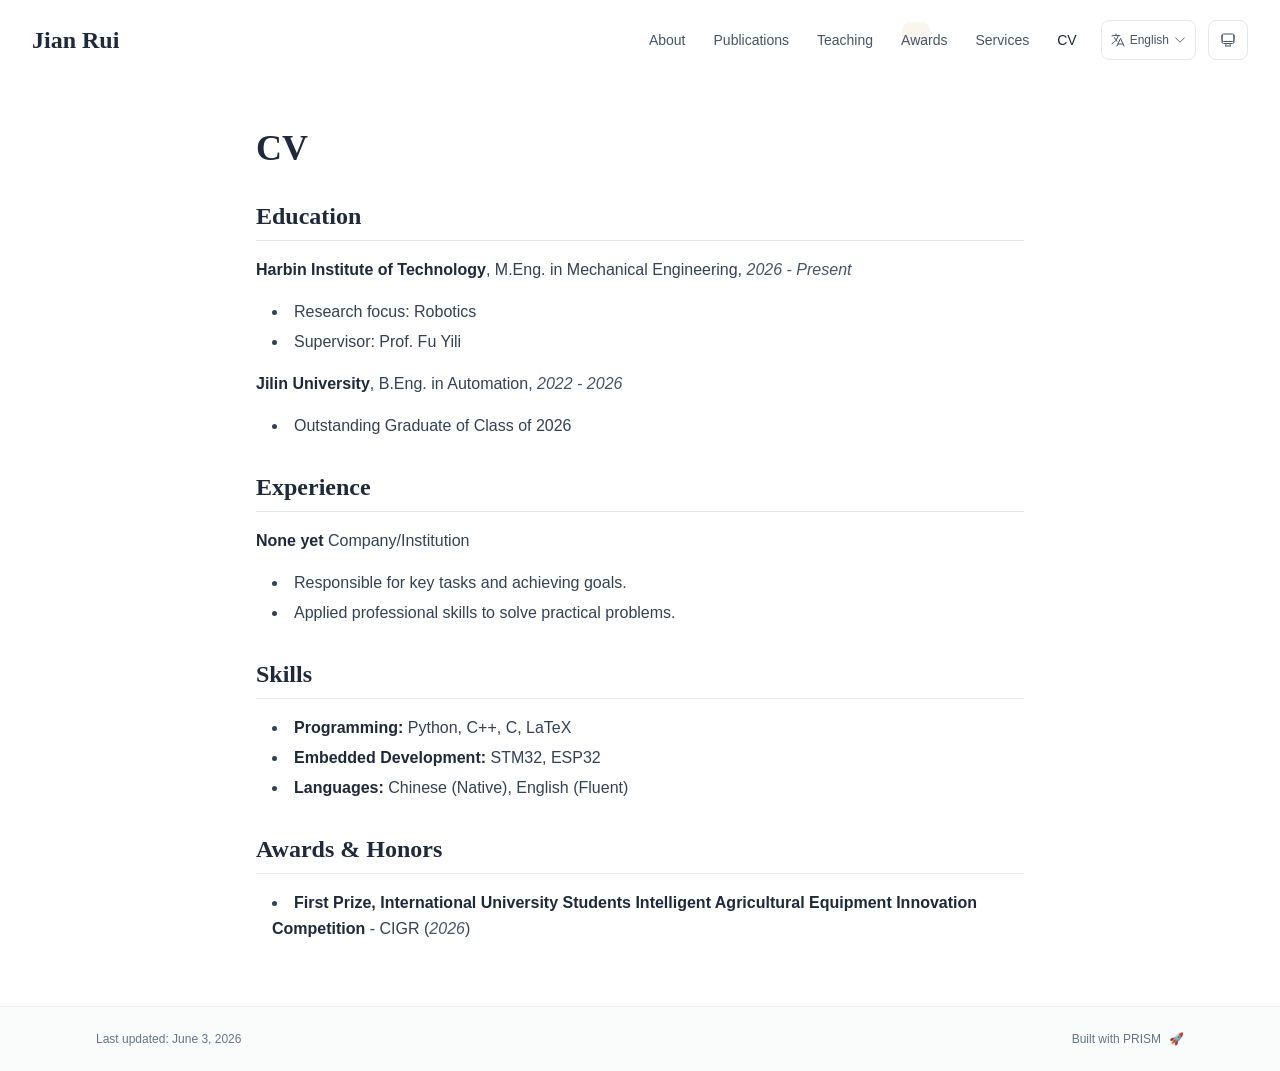
<file: cv/index.html>
<!DOCTYPE html><html lang="en" class="scroll-smooth"><head><meta charSet="utf-8"/><meta name="viewport" content="width=device-width, initial-scale=1"/><link rel="stylesheet" href="/_next/static/css/573ee5e4a0c2fdfe.css" data-precedence="next"/><link rel="preload" as="script" fetchPriority="low" href="/_next/static/chunks/webpack-679b75d1c4c2027c.js"/><script src="/_next/static/chunks/4bd1b696-70b6d399998de86a.js" async=""></script><script src="/_next/static/chunks/684-5aaa8290a129f299.js" async=""></script><script src="/_next/static/chunks/main-app-bcc5354f146d82f3.js" async=""></script><script src="/_next/static/chunks/461-a9a5d7b05a71d978.js" async=""></script><script src="/_next/static/chunks/874-6cc630662f3664af.js" async=""></script><script src="/_next/static/chunks/291-e39730cc9327e39b.js" async=""></script><script src="/_next/static/chunks/app/layout-e3acac27861e9cac.js" async=""></script><script src="/_next/static/chunks/178-595a94b9af1e67b5.js" async=""></script><script src="/_next/static/chunks/748-abdcac66b902b175.js" async=""></script><script src="/_next/static/chunks/app/%5Bslug%5D/page-0f72647d534d8907.js" async=""></script><link rel="icon" href="/favicon.svg" type="image/svg+xml"/><link rel="dns-prefetch" href="https://jialeliu.com"/><link rel="preconnect" href="https://jialeliu.com" crossorigin=""/><link rel="preload" as="font" type="font/woff2" href="https://jialeliu.com/fonts/georgiab.woff2" crossorigin=""/><script>
              try {
                const theme = localStorage.getItem('theme-storage');
                const parsed = theme ? JSON.parse(theme) : null;
                const setting = parsed?.state?.theme || 'system';
                const prefersDark = typeof window !== 'undefined' && window.matchMedia && window.matchMedia('(prefers-color-scheme: dark)').matches;
                const effective = setting === 'dark' ? 'dark' : (setting === 'light' ? 'light' : (prefersDark ? 'dark' : 'light'));
                var root = document.documentElement;
                root.classList.add(effective);
                root.setAttribute('data-theme', effective);
              } catch (e) {
                var root = document.documentElement;
                root.classList.add('light');
                root.setAttribute('data-theme', 'light');
              }
            </script><script>
    try {
      const cfg = {"enabled":true,"locales":["zh","en"],"defaultLocale":"en","mode":"auto","fixedLocale":"en","persist":true,"switcher":true,"labels":{"zh":"中文","en":"English"}};
      const storageKey = 'locale-storage';
      const normalize = (value) => typeof value === 'string' ? value.trim().replace('_', '-').toLowerCase() : '';
      const matchLocale = (candidate) => {
        const normalized = normalize(candidate);
        if (!normalized) return null;
        if (cfg.locales.includes(normalized)) return normalized;
        const language = normalized.split('-')[0];
        if (cfg.locales.includes(language)) return language;
        return null;
      };

      let resolved = null;

      if (cfg.persist) {
        resolved = matchLocale(localStorage.getItem(storageKey));
      }

      if (!resolved) {
        if (cfg.mode === 'fixed') {
          resolved = cfg.fixedLocale;
        } else {
          resolved = matchLocale(navigator.language);
        }
      }

      if (!resolved) {
        resolved = cfg.defaultLocale;
      }

      const root = document.documentElement;
      root.lang = resolved;
      root.setAttribute('data-locale', resolved);

      if (cfg.persist) {
        localStorage.setItem(storageKey, resolved);
      }
    } catch (e) {
      const root = document.documentElement;
      root.lang = 'en';
      root.setAttribute('data-locale', 'en');
    }
  </script><title>CV | Jian Rui</title><meta name="author" content="Jian Rui"/><meta name="keywords" content="Jian Rui,PhD,Research,Harbin Institute of Technology"/><meta name="creator" content="Jian Rui"/><meta name="publisher" content="Jian Rui"/><meta property="og:title" content="Jian Rui"/><meta property="og:description" content="Master&#x27;s student at Harbin Institute of Technology."/><meta property="og:site_name" content="Jian Rui&#x27;s Academic Website"/><meta property="og:locale" content="en_US"/><meta property="og:type" content="website"/><meta name="twitter:card" content="summary"/><meta name="twitter:title" content="Jian Rui"/><meta name="twitter:description" content="Master&#x27;s student at Harbin Institute of Technology."/><link rel="icon" href="/favicon.svg"/><script>document.querySelectorAll('body link[rel="icon"], body link[rel="apple-touch-icon"]').forEach(el => document.head.appendChild(el))</script><script src="/_next/static/chunks/polyfills-42372ed130431b0a.js" noModule=""></script></head><body class="font-sans antialiased"><div style="visibility:hidden"><nav class="fixed top-0 left-0 right-0 z-50" data-headlessui-state=""><div class="transition-all duration-300 ease-out bg-transparent" style="transform:translateY(-100px)"><div class="max-w-7xl mx-auto px-4 sm:px-6 lg:px-8"><div class="flex justify-between items-center h-16 lg:h-20"><div class="flex-shrink-0" tabindex="0"><a class="text-xl lg:text-2xl font-serif font-semibold text-primary hover:text-accent transition-colors duration-200" href="/">Jian Rui</a></div><div class="hidden lg:block"><div class="ml-10 flex items-center space-x-3"><div class="relative flex items-baseline space-x-1"><a data-nav-href="/" class="relative px-3 py-2 text-sm font-medium rounded-lg transition-colors duration-150 text-neutral-600" href="/">About</a><a data-nav-href="/publications" class="relative px-3 py-2 text-sm font-medium rounded-lg transition-colors duration-150 text-neutral-600" href="/publications/">Publications</a><a data-nav-href="/teaching" class="relative px-3 py-2 text-sm font-medium rounded-lg transition-colors duration-150 text-neutral-600" href="/teaching/">Teaching</a><a data-nav-href="/awards" class="relative px-3 py-2 text-sm font-medium rounded-lg transition-colors duration-150 text-neutral-600" href="/awards/">Awards</a><a data-nav-href="/services" class="relative px-3 py-2 text-sm font-medium rounded-lg transition-colors duration-150 text-neutral-600" href="/services/">Services</a><a data-nav-href="/cv" class="relative px-3 py-2 text-sm font-medium rounded-lg transition-colors duration-150 text-primary" href="/cv/">CV</a></div><div class="flex items-center justify-center w-14 h-10 rounded-lg border border-neutral-200 dark:border-[rgba(148,163,184,0.24)] bg-background dark:bg-neutral-800"><div class="w-6 h-4 rounded bg-neutral-300 animate-pulse"></div></div><div class="flex items-center justify-center w-10 h-10 rounded-lg border border-neutral-200 dark:border-[rgba(148,163,184,0.24)] bg-background dark:bg-neutral-800"><div class="w-4 h-4 rounded-full bg-neutral-300 animate-pulse"></div></div></div></div><div class="lg:hidden flex items-center space-x-2"><div class="flex items-center justify-center w-14 h-10 rounded-lg border border-neutral-200 dark:border-[rgba(148,163,184,0.24)] bg-background dark:bg-neutral-800"><div class="w-6 h-4 rounded bg-neutral-300 animate-pulse"></div></div><div class="flex items-center justify-center w-10 h-10 rounded-lg border border-neutral-200 dark:border-[rgba(148,163,184,0.24)] bg-background dark:bg-neutral-800"><div class="w-4 h-4 rounded-full bg-neutral-300 animate-pulse"></div></div><button class="inline-flex items-center justify-center p-2 rounded-md text-neutral-600 hover:text-primary hover:bg-neutral-100 dark:hover:bg-neutral-800 focus:outline-none focus:ring-2 focus:ring-inset focus:ring-accent transition-colors duration-200" id="headlessui-disclosure-button-«R7pdb»" type="button" aria-expanded="false" data-headlessui-state=""><span class="sr-only">Open main menu</span><div><svg xmlns="http://www.w3.org/2000/svg" fill="none" viewBox="0 0 24 24" stroke-width="1.5" stroke="currentColor" aria-hidden="true" data-slot="icon" class="block h-6 w-6"><path stroke-linecap="round" stroke-linejoin="round" d="M3.75 6.75h16.5M3.75 12h16.5m-16.5 5.25h16.5"></path></svg></div></button></div></div></div></div></nav><main class="min-h-screen pt-16 lg:pt-20"><div class="max-w-4xl mx-auto px-4 sm:px-6 lg:px-8 py-12"><div class="max-w-3xl mx-auto" style="opacity:0;transform:translateY(20px)"><h1 class="text-4xl font-serif font-bold text-primary mb-4">CV</h1><div class="text-neutral-700 dark:text-neutral-600 leading-relaxed"><h2 class="text-2xl font-serif font-bold text-primary mt-8 mb-4 border-b border-neutral-200 dark:border-neutral-800 pb-2">Education</h2>
<p class="mb-4 last:mb-0"><strong class="font-semibold text-primary">Harbin Institute of Technology</strong>, M.Eng. in Mechanical Engineering, <em class="italic text-neutral-600 dark:text-neutral-500">2026 - Present</em></p>
<ul class="list-disc list-inside mb-4 space-y-1 ml-4">
<li class="mb-1">Research focus: Robotics</li>
<li class="mb-1">Supervisor: Prof. Fu Yili</li>
</ul>
<p class="mb-4 last:mb-0"><strong class="font-semibold text-primary">Jilin University</strong>, B.Eng. in Automation, <em class="italic text-neutral-600 dark:text-neutral-500">2022 - 2026</em></p>
<ul class="list-disc list-inside mb-4 space-y-1 ml-4">
<li class="mb-1">Outstanding Graduate of Class of 2026</li>
</ul>
<h2 class="text-2xl font-serif font-bold text-primary mt-8 mb-4 border-b border-neutral-200 dark:border-neutral-800 pb-2">Experience</h2>
<p class="mb-4 last:mb-0"><strong class="font-semibold text-primary">None yet</strong>
Company/Institution</p>
<ul class="list-disc list-inside mb-4 space-y-1 ml-4">
<li class="mb-1">Responsible for key tasks and achieving goals.</li>
<li class="mb-1">Applied professional skills to solve practical problems.</li>
</ul>
<h2 class="text-2xl font-serif font-bold text-primary mt-8 mb-4 border-b border-neutral-200 dark:border-neutral-800 pb-2">Skills</h2>
<ul class="list-disc list-inside mb-4 space-y-1 ml-4">
<li class="mb-1"><strong class="font-semibold text-primary">Programming:</strong> Python, C++, C, LaTeX</li>
<li class="mb-1"><strong class="font-semibold text-primary">Embedded Development:</strong> STM32, ESP32</li>
<li class="mb-1"><strong class="font-semibold text-primary">Languages:</strong> Chinese (Native), English (Fluent)</li>
</ul>
<h2 class="text-2xl font-serif font-bold text-primary mt-8 mb-4 border-b border-neutral-200 dark:border-neutral-800 pb-2">Awards &amp; Honors</h2>
<ul class="list-disc list-inside mb-4 space-y-1 ml-4">
<li class="mb-1"><strong class="font-semibold text-primary">First Prize, International University Students Intelligent Agricultural Equipment Innovation Competition</strong> - CIGR (<em class="italic text-neutral-600 dark:text-neutral-500">2026</em>)</li>
</ul></div></div></div><!--$--><!--/$--><!--$--><!--/$--></main><footer class="border-t border-neutral-200/50 bg-neutral-50/50 dark:bg-neutral-900/50 dark:border-neutral-700/50"><div class="max-w-6xl mx-auto px-4 sm:px-6 lg:px-8 py-6"><div class="flex flex-col sm:flex-row justify-between items-center gap-2"><p class="text-xs text-neutral-500">Last updated<!-- -->: <!-- -->June 3, 2026</p><p class="text-xs text-neutral-500 flex items-center"><a href="https://github.com/xyjoey/PRISM" target="_blank" rel="noopener noreferrer">Built with PRISM</a><span class="ml-2">🚀</span></p></div></div></footer></div><script src="/_next/static/chunks/webpack-679b75d1c4c2027c.js" async=""></script><script>(self.__next_f=self.__next_f||[]).push([0])</script><script>self.__next_f.push([1,"1:\"$Sreact.fragment\"\n3:I[3719,[\"461\",\"static/chunks/461-a9a5d7b05a71d978.js\",\"874\",\"static/chunks/874-6cc630662f3664af.js\",\"291\",\"static/chunks/291-e39730cc9327e39b.js\",\"177\",\"static/chunks/app/layout-e3acac27861e9cac.js\"],\"ThemeProvider\"]\n4:I[310,[\"461\",\"static/chunks/461-a9a5d7b05a71d978.js\",\"874\",\"static/chunks/874-6cc630662f3664af.js\",\"291\",\"static/chunks/291-e39730cc9327e39b.js\",\"177\",\"static/chunks/app/layout-e3acac27861e9cac.js\"],\"LocaleProvider\"]\n5:I[4574,[\"461\",\"static/chunks/461-a9a5d7b05a71d978.js\",\"874\",\"static/chunks/874-6cc630662f3664af.js\",\"291\",\"static/chunks/291-e39730cc9327e39b.js\",\"177\",\"static/chunks/app/layout-e3acac27861e9cac.js\"],\"default\"]\n6:I[7555,[],\"\"]\n7:I[1295,[],\"\"]\n8:I[2548,[\"461\",\"static/chunks/461-a9a5d7b05a71d978.js\",\"874\",\"static/chunks/874-6cc630662f3664af.js\",\"291\",\"static/chunks/291-e39730cc9327e39b.js\",\"177\",\"static/chunks/app/layout-e3acac27861e9cac.js\"],\"default\"]\na:I[9665,[],\"MetadataBoundary\"]\nc:I[9665,[],\"OutletBoundary\"]\nf:I[4911,[],\"AsyncMetadataOutlet\"]\n11:I[9665,[],\"ViewportBoundary\"]\n13:I[6614,[],\"\"]\n:HL[\"/_next/static/css/573ee5e4a0c2fdfe.css\",\"style\"]\n2:T590,\n    try {\n      const cfg = {\"enabled\":true,\"locales\":[\"zh\",\"en\"],\"defaultLocale\":\"en\",\"mode\":\"auto\",\"fixedLocale\":\"en\",\"persist\":true,\"switcher\":true,\"labels\":{\"zh\":\"中文\",\"en\":\"English\"}};\n      const storageKey = 'locale-storage';\n      const normalize = (value) =\u003e typeof value === 'string' ? value.trim().replace('_', '-').toLowerCase() : '';\n      const matchLocale = (candidate) =\u003e {\n        const normalized = normalize(candidate);\n        if (!normalized) return null;\n        if (cfg.locales.includes(normalized)) return normalized;\n        const language = normalized.split('-')[0];\n        if (cfg.locales.includes(language)) return language;\n        return null;\n      };\n\n      let resolved = null;\n\n      if (cfg.persist) {\n        resolved = matchLocale(localStorage.getItem(storageKey));\n      }\n\n      if (!resolved) {\n        if (cfg.mode === 'fixed') {\n          resolved = cfg.fixedLocale;\n        }"])</script><script>self.__next_f.push([1," else {\n          resolved = matchLocale(navigator.language);\n        }\n      }\n\n      if (!resolved) {\n        resolved = cfg.defaultLocale;\n      }\n\n      const root = document.documentElement;\n      root.lang = resolved;\n      root.setAttribute('data-locale', resolved);\n\n      if (cfg.persist) {\n        localStorage.setItem(storageKey, resolved);\n      }\n    } catch (e) {\n      const root = document.documentElement;\n      root.lang = 'en';\n      root.setAttribute('data-locale', 'en');\n    }\n  "])</script><script>self.__next_f.push([1,"0:{\"P\":null,\"b\":\"X38Rsg_ZDZuv4RoBBTIk5\",\"p\":\"\",\"c\":[\"\",\"cv\",\"\"],\"i\":false,\"f\":[[[\"\",{\"children\":[[\"slug\",\"cv\",\"d\"],{\"children\":[\"__PAGE__\",{}]}]},\"$undefined\",\"$undefined\",true],[\"\",[\"$\",\"$1\",\"c\",{\"children\":[[[\"$\",\"link\",\"0\",{\"rel\":\"stylesheet\",\"href\":\"/_next/static/css/573ee5e4a0c2fdfe.css\",\"precedence\":\"next\",\"crossOrigin\":\"$undefined\",\"nonce\":\"$undefined\"}]],[\"$\",\"html\",null,{\"lang\":\"en\",\"className\":\"scroll-smooth\",\"suppressHydrationWarning\":true,\"children\":[[\"$\",\"head\",null,{\"children\":[[\"$\",\"link\",null,{\"rel\":\"icon\",\"href\":\"/favicon.svg\",\"type\":\"image/svg+xml\"}],[\"$\",\"link\",null,{\"rel\":\"dns-prefetch\",\"href\":\"https://jialeliu.com\"}],[\"$\",\"link\",null,{\"rel\":\"preconnect\",\"href\":\"https://jialeliu.com\",\"crossOrigin\":\"\"}],[\"$\",\"link\",null,{\"rel\":\"preload\",\"as\":\"font\",\"type\":\"font/woff2\",\"href\":\"https://jialeliu.com/fonts/georgiab.woff2\",\"crossOrigin\":\"\"}],[\"$\",\"script\",null,{\"dangerouslySetInnerHTML\":{\"__html\":\"\\n              try {\\n                const theme = localStorage.getItem('theme-storage');\\n                const parsed = theme ? JSON.parse(theme) : null;\\n                const setting = parsed?.state?.theme || 'system';\\n                const prefersDark = typeof window !== 'undefined' \u0026\u0026 window.matchMedia \u0026\u0026 window.matchMedia('(prefers-color-scheme: dark)').matches;\\n                const effective = setting === 'dark' ? 'dark' : (setting === 'light' ? 'light' : (prefersDark ? 'dark' : 'light'));\\n                var root = document.documentElement;\\n                root.classList.add(effective);\\n                root.setAttribute('data-theme', effective);\\n              } catch (e) {\\n                var root = document.documentElement;\\n                root.classList.add('light');\\n                root.setAttribute('data-theme', 'light');\\n              }\\n            \"}}],[\"$\",\"script\",null,{\"dangerouslySetInnerHTML\":{\"__html\":\"$2\"}}]]}],[\"$\",\"body\",null,{\"className\":\"font-sans antialiased\",\"children\":[\"$\",\"$L3\",null,{\"children\":[\"$\",\"$L4\",null,{\"config\":{\"enabled\":true,\"locales\":[\"zh\",\"en\"],\"defaultLocale\":\"en\",\"mode\":\"auto\",\"fixedLocale\":\"en\",\"persist\":true,\"switcher\":true,\"labels\":{\"zh\":\"中文\",\"en\":\"English\"}},\"children\":[[\"$\",\"$L5\",null,{\"items\":[{\"title\":\"About\",\"type\":\"page\",\"target\":\"about\",\"href\":\"/\"},{\"title\":\"Publications\",\"type\":\"page\",\"target\":\"publications\",\"href\":\"/publications\"},{\"title\":\"Teaching\",\"type\":\"page\",\"target\":\"teaching\",\"href\":\"/teaching\"},{\"title\":\"Awards\",\"type\":\"page\",\"target\":\"awards\",\"href\":\"/awards\"},{\"title\":\"Services\",\"type\":\"page\",\"target\":\"services\",\"href\":\"/services\"},{\"title\":\"CV\",\"type\":\"page\",\"target\":\"cv\",\"href\":\"/cv\"}],\"siteTitle\":\"Jian Rui\",\"enableOnePageMode\":false,\"i18n\":\"$0:f:0:1:1:props:children:1:props:children:1:props:children:props:children:props:config\",\"itemsByLocale\":{\"zh\":[{\"title\":\"关于我\",\"type\":\"page\",\"target\":\"about\",\"href\":\"/\"},{\"title\":\"论文\",\"type\":\"page\",\"target\":\"publications\",\"href\":\"/publications\"},{\"title\":\"教学\",\"type\":\"page\",\"target\":\"teaching\",\"href\":\"/teaching\"},{\"title\":\"奖项\",\"type\":\"page\",\"target\":\"awards\",\"href\":\"/awards\"},{\"title\":\"服务\",\"type\":\"page\",\"target\":\"services\",\"href\":\"/services\"},{\"title\":\"简历\",\"type\":\"page\",\"target\":\"cv\",\"href\":\"/cv\"}],\"en\":[{\"title\":\"About\",\"type\":\"page\",\"target\":\"about\",\"href\":\"/\"},{\"title\":\"Publications\",\"type\":\"page\",\"target\":\"publications\",\"href\":\"/publications\"},{\"title\":\"Teaching\",\"type\":\"page\",\"target\":\"teaching\",\"href\":\"/teaching\"},{\"title\":\"Awards\",\"type\":\"page\",\"target\":\"awards\",\"href\":\"/awards\"},{\"title\":\"Services\",\"type\":\"page\",\"target\":\"services\",\"href\":\"/services\"},{\"title\":\"CV\",\"type\":\"page\",\"target\":\"cv\",\"href\":\"/cv\"}]},\"siteTitleByLocale\":{\"zh\":\"简睿\",\"en\":\"Jian Rui\"}}],[\"$\",\"main\",null,{\"className\":\"min-h-screen pt-16 lg:pt-20\",\"children\":[\"$\",\"$L6\",null,{\"parallelRouterKey\":\"children\",\"error\":\"$undefined\",\"errorStyles\":\"$undefined\",\"errorScripts\":\"$undefined\",\"template\":[\"$\",\"$L7\",null,{}],\"templateStyles\":\"$undefined\",\"templateScripts\":\"$undefined\",\"notFound\":[[[\"$\",\"title\",null,{\"children\":\"404: This page could not be found.\"}],[\"$\",\"div\",null,{\"style\":{\"fontFamily\":\"system-ui,\\\"Segoe UI\\\",Roboto,Helvetica,Arial,sans-serif,\\\"Apple Color Emoji\\\",\\\"Segoe UI Emoji\\\"\",\"height\":\"100vh\",\"textAlign\":\"center\",\"display\":\"flex\",\"flexDirection\":\"column\",\"alignItems\":\"center\",\"justifyContent\":\"center\"},\"children\":[\"$\",\"div\",null,{\"children\":[[\"$\",\"style\",null,{\"dangerouslySetInnerHTML\":{\"__html\":\"body{color:#000;background:#fff;margin:0}.next-error-h1{border-right:1px solid rgba(0,0,0,.3)}@media (prefers-color-scheme:dark){body{color:#fff;background:#000}.next-error-h1{border-right:1px solid rgba(255,255,255,.3)}}\"}}],[\"$\",\"h1\",null,{\"className\":\"next-error-h1\",\"style\":{\"display\":\"inline-block\",\"margin\":\"0 20px 0 0\",\"padding\":\"0 23px 0 0\",\"fontSize\":24,\"fontWeight\":500,\"verticalAlign\":\"top\",\"lineHeight\":\"49px\"},\"children\":404}],[\"$\",\"div\",null,{\"style\":{\"display\":\"inline-block\"},\"children\":[\"$\",\"h2\",null,{\"style\":{\"fontSize\":14,\"fontWeight\":400,\"lineHeight\":\"49px\",\"margin\":0},\"children\":\"This page could not be found.\"}]}]]}]}]],[]],\"forbidden\":\"$undefined\",\"unauthorized\":\"$undefined\"}]}],[\"$\",\"$L8\",null,{\"lastUpdated\":\"June 3, 2026\",\"lastUpdatedByLocale\":{\"zh\":\"2026年6月3日\",\"en\":\"June 3, 2026\"},\"defaultLocale\":\"en\"}]]}]}]}]]}]]}],{\"children\":[[\"slug\",\"cv\",\"d\"],[\"$\",\"$1\",\"c\",{\"children\":[null,[\"$\",\"$L6\",null,{\"parallelRouterKey\":\"children\",\"error\":\"$undefined\",\"errorStyles\":\"$undefined\",\"errorScripts\":\"$undefined\",\"template\":[\"$\",\"$L7\",null,{}],\"templateStyles\":\"$undefined\",\"templateScripts\":\"$undefined\",\"notFound\":\"$undefined\",\"forbidden\":\"$undefined\",\"unauthorized\":\"$undefined\"}]]}],{\"children\":[\"__PAGE__\",[\"$\",\"$1\",\"c\",{\"children\":[\"$L9\",[\"$\",\"$La\",null,{\"children\":\"$Lb\"}],null,[\"$\",\"$Lc\",null,{\"children\":[\"$Ld\",\"$Le\",[\"$\",\"$Lf\",null,{\"promise\":\"$@10\"}]]}]]}],{},null,false]},null,false]},null,false],[\"$\",\"$1\",\"h\",{\"children\":[null,[\"$\",\"$1\",\"CCGNg8NN5LSOgDQJ-gpYQ\",{\"children\":[[\"$\",\"$L11\",null,{\"children\":\"$L12\"}],null]}],null]}],false]],\"m\":\"$undefined\",\"G\":[\"$13\",\"$undefined\"],\"s\":false,\"S\":true}\n"])</script><script>self.__next_f.push([1,"14:\"$Sreact.suspense\"\n15:I[4911,[],\"AsyncMetadata\"]\n17:I[2382,[\"461\",\"static/chunks/461-a9a5d7b05a71d978.js\",\"178\",\"static/chunks/178-595a94b9af1e67b5.js\",\"748\",\"static/chunks/748-abdcac66b902b175.js\",\"182\",\"static/chunks/app/%5Bslug%5D/page-0f72647d534d8907.js\"],\"default\"]\nb:[\"$\",\"$14\",null,{\"fallback\":null,\"children\":[\"$\",\"$L15\",null,{\"promise\":\"$@16\"}]}]\n9:[\"$\",\"$L17\",null,{\"dataByLocale\":{\"zh\":{\"type\":\"text\",\"config\":{\"type\":\"text\",\"title\":\"简历\",\"source\":\"cv.md\"},\"content\":\"## 教育背景\\n\\n**哈尔滨工业大学**，机械硕士，*2026 - 至今*\\n- 研究方向：机器人技术\\n- 导师：付宜利教授\\n\\n**吉林大学**，自动化学士，*2022 - 2026*\\n- 2026届优秀本科毕业生\\n\\n## 经历\\n\\n**暂无**\\n公司/机构\\n*2023 - 2024*\\n- 负责关键工作并完成目标。\\n- 运用专业技能解决实际问题。\\n\\n## 技能\\n\\n- **编程：** Python, C++, C, LaTeX\\n- **嵌入式开发：** STM32, ESP32\\n- **语言：** 中文（母语）, 英文（流利）\\n\\n## 奖项与荣誉\\n\\n- **国际大学生智能农业装备创新大赛国家级一等奖** - 国际农业和生物系统工程委员会 (*2026*)\\n\"},\"en\":{\"type\":\"text\",\"config\":{\"type\":\"text\",\"title\":\"CV\",\"source\":\"cv.md\"},\"content\":\"## Education\\n\\n**Harbin Institute of Technology**, M.Eng. in Mechanical Engineering, *2026 - Present*\\n- Research focus: Robotics\\n- Supervisor: Prof. Fu Yili\\n\\n**Jilin University**, B.Eng. in Automation, *2022 - 2026*\\n- Outstanding Graduate of Class of 2026\\n\\n## Experience\\n\\n**None yet**\\nCompany/Institution\\n\\n- Responsible for key tasks and achieving goals.\\n- Applied professional skills to solve practical problems.\\n\\n## Skills\\n\\n- **Programming:** Python, C++, C, LaTeX\\n- **Embedded Development:** STM32, ESP32\\n- **Languages:** Chinese (Native), English (Fluent)\\n\\n## Awards \u0026 Honors\\n\\n- **First Prize, International University Students Intelligent Agricultural Equipment Innovation Competition** - CIGR (*2026*)\\n\"}},\"defaultLocale\":\"en\"}]\n"])</script><script>self.__next_f.push([1,"e:null\n"])</script><script>self.__next_f.push([1,"12:[[\"$\",\"meta\",\"0\",{\"charSet\":\"utf-8\"}],[\"$\",\"meta\",\"1\",{\"name\":\"viewport\",\"content\":\"width=device-width, initial-scale=1\"}]]\nd:null\n"])</script><script>self.__next_f.push([1,"16:{\"metadata\":[[\"$\",\"title\",\"0\",{\"children\":\"CV | Jian Rui\"}],[\"$\",\"meta\",\"1\",{\"name\":\"author\",\"content\":\"Jian Rui\"}],[\"$\",\"meta\",\"2\",{\"name\":\"keywords\",\"content\":\"Jian Rui,PhD,Research,Harbin Institute of Technology\"}],[\"$\",\"meta\",\"3\",{\"name\":\"creator\",\"content\":\"Jian Rui\"}],[\"$\",\"meta\",\"4\",{\"name\":\"publisher\",\"content\":\"Jian Rui\"}],[\"$\",\"meta\",\"5\",{\"property\":\"og:title\",\"content\":\"Jian Rui\"}],[\"$\",\"meta\",\"6\",{\"property\":\"og:description\",\"content\":\"Master's student at Harbin Institute of Technology.\"}],[\"$\",\"meta\",\"7\",{\"property\":\"og:site_name\",\"content\":\"Jian Rui's Academic Website\"}],[\"$\",\"meta\",\"8\",{\"property\":\"og:locale\",\"content\":\"en_US\"}],[\"$\",\"meta\",\"9\",{\"property\":\"og:type\",\"content\":\"website\"}],[\"$\",\"meta\",\"10\",{\"name\":\"twitter:card\",\"content\":\"summary\"}],[\"$\",\"meta\",\"11\",{\"name\":\"twitter:title\",\"content\":\"Jian Rui\"}],[\"$\",\"meta\",\"12\",{\"name\":\"twitter:description\",\"content\":\"Master's student at Harbin Institute of Technology.\"}],[\"$\",\"link\",\"13\",{\"rel\":\"icon\",\"href\":\"/favicon.svg\"}]],\"error\":null,\"digest\":\"$undefined\"}\n10:{\"metadata\":\"$16:metadata\",\"error\":null,\"digest\":\"$undefined\"}\n"])</script></body></html>
</file>
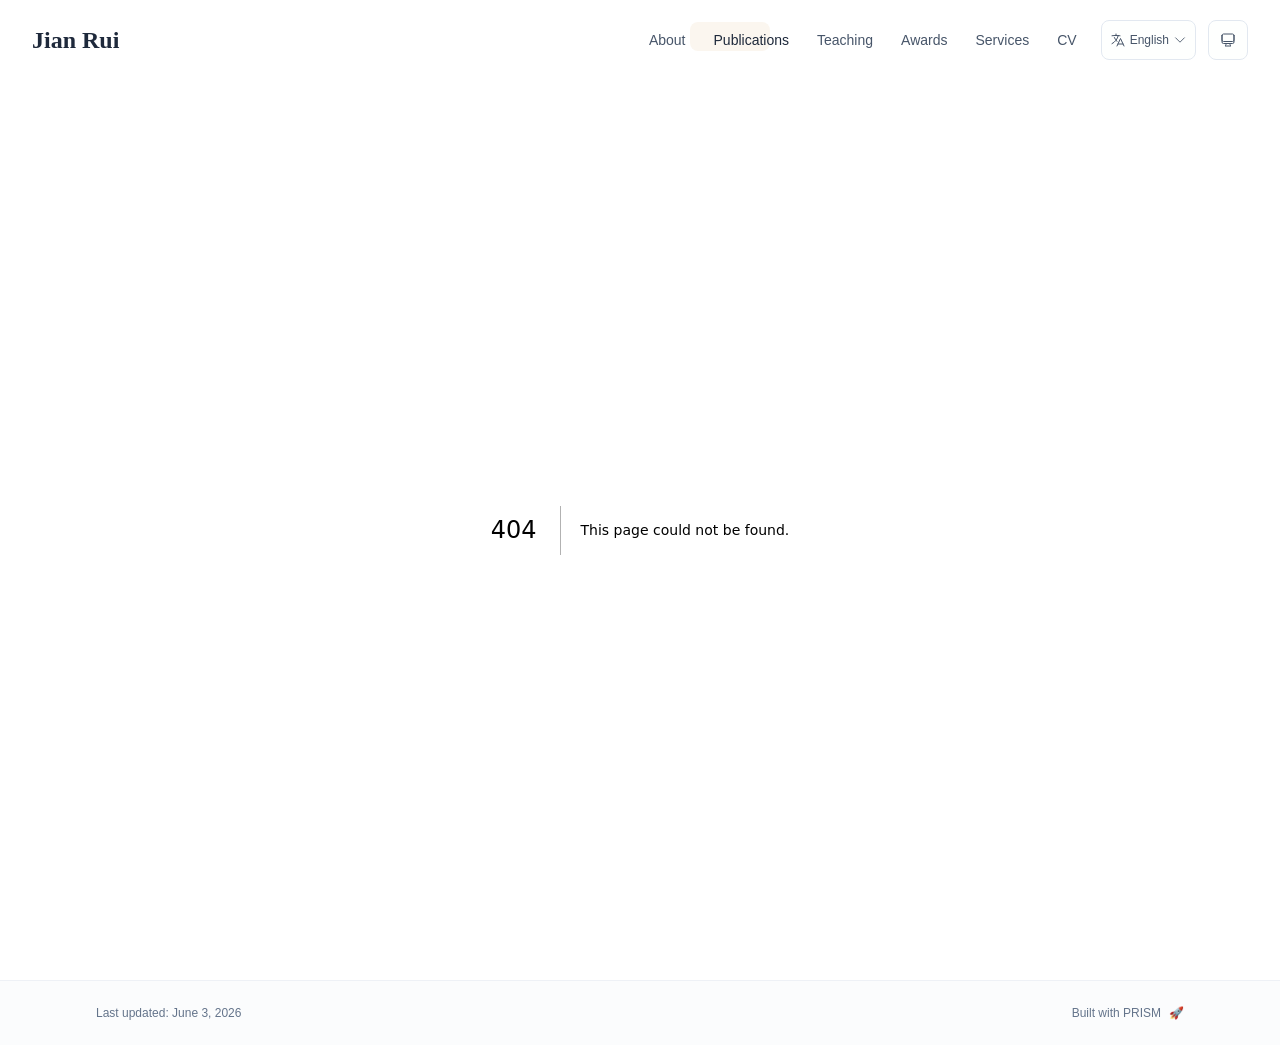
<file: publications/index.html>
<!DOCTYPE html><html id="__next_error__"><head><meta charSet="utf-8"/><meta name="viewport" content="width=device-width, initial-scale=1"/><link rel="preload" as="script" fetchPriority="low" href="/_next/static/chunks/webpack-679b75d1c4c2027c.js"/><script src="/_next/static/chunks/4bd1b696-70b6d399998de86a.js" async=""></script><script src="/_next/static/chunks/684-5aaa8290a129f299.js" async=""></script><script src="/_next/static/chunks/main-app-bcc5354f146d82f3.js" async=""></script><meta name="robots" content="noindex"/><!--$--><!--/$--><title>Jian Rui</title><meta name="description" content="Master&#x27;s student at Harbin Institute of Technology."/><meta name="author" content="Jian Rui"/><meta name="keywords" content="Jian Rui,PhD,Research,Harbin Institute of Technology"/><meta name="creator" content="Jian Rui"/><meta name="publisher" content="Jian Rui"/><meta property="og:title" content="Jian Rui"/><meta property="og:description" content="Master&#x27;s student at Harbin Institute of Technology."/><meta property="og:site_name" content="Jian Rui&#x27;s Academic Website"/><meta property="og:locale" content="en_US"/><meta property="og:type" content="website"/><meta name="twitter:card" content="summary"/><meta name="twitter:title" content="Jian Rui"/><meta name="twitter:description" content="Master&#x27;s student at Harbin Institute of Technology."/><link rel="icon" href="/favicon.svg"/><script>document.querySelectorAll('body link[rel="icon"], body link[rel="apple-touch-icon"]').forEach(el => document.head.appendChild(el))</script><script src="/_next/static/chunks/polyfills-42372ed130431b0a.js" noModule=""></script></head><body><!--$--><!--/$--><script src="/_next/static/chunks/webpack-679b75d1c4c2027c.js" async=""></script><script>(self.__next_f=self.__next_f||[]).push([0])</script><script>self.__next_f.push([1,"1:\"$Sreact.fragment\"\n3:I[3719,[\"461\",\"static/chunks/461-a9a5d7b05a71d978.js\",\"874\",\"static/chunks/874-6cc630662f3664af.js\",\"291\",\"static/chunks/291-e39730cc9327e39b.js\",\"177\",\"static/chunks/app/layout-e3acac27861e9cac.js\"],\"ThemeProvider\"]\n4:I[310,[\"461\",\"static/chunks/461-a9a5d7b05a71d978.js\",\"874\",\"static/chunks/874-6cc630662f3664af.js\",\"291\",\"static/chunks/291-e39730cc9327e39b.js\",\"177\",\"static/chunks/app/layout-e3acac27861e9cac.js\"],\"LocaleProvider\"]\n5:I[4574,[\"461\",\"static/chunks/461-a9a5d7b05a71d978.js\",\"874\",\"static/chunks/874-6cc630662f3664af.js\",\"291\",\"static/chunks/291-e39730cc9327e39b.js\",\"177\",\"static/chunks/app/layout-e3acac27861e9cac.js\"],\"default\"]\n6:I[7555,[],\"\"]\n7:I[1295,[],\"\"]\n8:I[2548,[\"461\",\"static/chunks/461-a9a5d7b05a71d978.js\",\"874\",\"static/chunks/874-6cc630662f3664af.js\",\"291\",\"static/chunks/291-e39730cc9327e39b.js\",\"177\",\"static/chunks/app/layout-e3acac27861e9cac.js\"],\"default\"]\na:I[9665,[],\"MetadataBoundary\"]\nc:I[9665,[],\"OutletBoundary\"]\nf:I[4911,[],\"AsyncMetadataOutlet\"]\n11:I[9665,[],\"ViewportBoundary\"]\n13:I[6614,[],\"\"]\n:HL[\"/_next/static/css/573ee5e4a0c2fdfe.css\",\"style\"]\n2:T590,\n    try {\n      const cfg = {\"enabled\":true,\"locales\":[\"zh\",\"en\"],\"defaultLocale\":\"en\",\"mode\":\"auto\",\"fixedLocale\":\"en\",\"persist\":true,\"switcher\":true,\"labels\":{\"zh\":\"中文\",\"en\":\"English\"}};\n      const storageKey = 'locale-storage';\n      const normalize = (value) =\u003e typeof value === 'string' ? value.trim().replace('_', '-').toLowerCase() : '';\n      const matchLocale = (candidate) =\u003e {\n        const normalized = normalize(candidate);\n        if (!normalized) return null;\n        if (cfg.locales.includes(normalized)) return normalized;\n        const language = normalized.split('-')[0];\n        if (cfg.locales.includes(language)) return language;\n        return null;\n      };\n\n      let resolved = null;\n\n      if (cfg.persist) {\n        resolved = matchLocale(localStorage.getItem(storageKey));\n      }\n\n      if (!resolved) {\n        if (cfg.mode === 'fixed') {\n          resolved = cfg.fixedLocale;\n        }"])</script><script>self.__next_f.push([1," else {\n          resolved = matchLocale(navigator.language);\n        }\n      }\n\n      if (!resolved) {\n        resolved = cfg.defaultLocale;\n      }\n\n      const root = document.documentElement;\n      root.lang = resolved;\n      root.setAttribute('data-locale', resolved);\n\n      if (cfg.persist) {\n        localStorage.setItem(storageKey, resolved);\n      }\n    } catch (e) {\n      const root = document.documentElement;\n      root.lang = 'en';\n      root.setAttribute('data-locale', 'en');\n    }\n  "])</script><script>self.__next_f.push([1,"0:{\"P\":null,\"b\":\"X38Rsg_ZDZuv4RoBBTIk5\",\"p\":\"\",\"c\":[\"\",\"publications\",\"\"],\"i\":false,\"f\":[[[\"\",{\"children\":[[\"slug\",\"publications\",\"d\"],{\"children\":[\"__PAGE__\",{}]}]},\"$undefined\",\"$undefined\",true],[\"\",[\"$\",\"$1\",\"c\",{\"children\":[[[\"$\",\"link\",\"0\",{\"rel\":\"stylesheet\",\"href\":\"/_next/static/css/573ee5e4a0c2fdfe.css\",\"precedence\":\"next\",\"crossOrigin\":\"$undefined\",\"nonce\":\"$undefined\"}]],[\"$\",\"html\",null,{\"lang\":\"en\",\"className\":\"scroll-smooth\",\"suppressHydrationWarning\":true,\"children\":[[\"$\",\"head\",null,{\"children\":[[\"$\",\"link\",null,{\"rel\":\"icon\",\"href\":\"/favicon.svg\",\"type\":\"image/svg+xml\"}],[\"$\",\"link\",null,{\"rel\":\"dns-prefetch\",\"href\":\"https://jialeliu.com\"}],[\"$\",\"link\",null,{\"rel\":\"preconnect\",\"href\":\"https://jialeliu.com\",\"crossOrigin\":\"\"}],[\"$\",\"link\",null,{\"rel\":\"preload\",\"as\":\"font\",\"type\":\"font/woff2\",\"href\":\"https://jialeliu.com/fonts/georgiab.woff2\",\"crossOrigin\":\"\"}],[\"$\",\"script\",null,{\"dangerouslySetInnerHTML\":{\"__html\":\"\\n              try {\\n                const theme = localStorage.getItem('theme-storage');\\n                const parsed = theme ? JSON.parse(theme) : null;\\n                const setting = parsed?.state?.theme || 'system';\\n                const prefersDark = typeof window !== 'undefined' \u0026\u0026 window.matchMedia \u0026\u0026 window.matchMedia('(prefers-color-scheme: dark)').matches;\\n                const effective = setting === 'dark' ? 'dark' : (setting === 'light' ? 'light' : (prefersDark ? 'dark' : 'light'));\\n                var root = document.documentElement;\\n                root.classList.add(effective);\\n                root.setAttribute('data-theme', effective);\\n              } catch (e) {\\n                var root = document.documentElement;\\n                root.classList.add('light');\\n                root.setAttribute('data-theme', 'light');\\n              }\\n            \"}}],[\"$\",\"script\",null,{\"dangerouslySetInnerHTML\":{\"__html\":\"$2\"}}]]}],[\"$\",\"body\",null,{\"className\":\"font-sans antialiased\",\"children\":[\"$\",\"$L3\",null,{\"children\":[\"$\",\"$L4\",null,{\"config\":{\"enabled\":true,\"locales\":[\"zh\",\"en\"],\"defaultLocale\":\"en\",\"mode\":\"auto\",\"fixedLocale\":\"en\",\"persist\":true,\"switcher\":true,\"labels\":{\"zh\":\"中文\",\"en\":\"English\"}},\"children\":[[\"$\",\"$L5\",null,{\"items\":[{\"title\":\"About\",\"type\":\"page\",\"target\":\"about\",\"href\":\"/\"},{\"title\":\"Publications\",\"type\":\"page\",\"target\":\"publications\",\"href\":\"/publications\"},{\"title\":\"Teaching\",\"type\":\"page\",\"target\":\"teaching\",\"href\":\"/teaching\"},{\"title\":\"Awards\",\"type\":\"page\",\"target\":\"awards\",\"href\":\"/awards\"},{\"title\":\"Services\",\"type\":\"page\",\"target\":\"services\",\"href\":\"/services\"},{\"title\":\"CV\",\"type\":\"page\",\"target\":\"cv\",\"href\":\"/cv\"}],\"siteTitle\":\"Jian Rui\",\"enableOnePageMode\":false,\"i18n\":\"$0:f:0:1:1:props:children:1:props:children:1:props:children:props:children:props:config\",\"itemsByLocale\":{\"zh\":[{\"title\":\"关于我\",\"type\":\"page\",\"target\":\"about\",\"href\":\"/\"},{\"title\":\"论文\",\"type\":\"page\",\"target\":\"publications\",\"href\":\"/publications\"},{\"title\":\"教学\",\"type\":\"page\",\"target\":\"teaching\",\"href\":\"/teaching\"},{\"title\":\"奖项\",\"type\":\"page\",\"target\":\"awards\",\"href\":\"/awards\"},{\"title\":\"服务\",\"type\":\"page\",\"target\":\"services\",\"href\":\"/services\"},{\"title\":\"简历\",\"type\":\"page\",\"target\":\"cv\",\"href\":\"/cv\"}],\"en\":[{\"title\":\"About\",\"type\":\"page\",\"target\":\"about\",\"href\":\"/\"},{\"title\":\"Publications\",\"type\":\"page\",\"target\":\"publications\",\"href\":\"/publications\"},{\"title\":\"Teaching\",\"type\":\"page\",\"target\":\"teaching\",\"href\":\"/teaching\"},{\"title\":\"Awards\",\"type\":\"page\",\"target\":\"awards\",\"href\":\"/awards\"},{\"title\":\"Services\",\"type\":\"page\",\"target\":\"services\",\"href\":\"/services\"},{\"title\":\"CV\",\"type\":\"page\",\"target\":\"cv\",\"href\":\"/cv\"}]},\"siteTitleByLocale\":{\"zh\":\"简睿\",\"en\":\"Jian Rui\"}}],[\"$\",\"main\",null,{\"className\":\"min-h-screen pt-16 lg:pt-20\",\"children\":[\"$\",\"$L6\",null,{\"parallelRouterKey\":\"children\",\"error\":\"$undefined\",\"errorStyles\":\"$undefined\",\"errorScripts\":\"$undefined\",\"template\":[\"$\",\"$L7\",null,{}],\"templateStyles\":\"$undefined\",\"templateScripts\":\"$undefined\",\"notFound\":[[[\"$\",\"title\",null,{\"children\":\"404: This page could not be found.\"}],[\"$\",\"div\",null,{\"style\":{\"fontFamily\":\"system-ui,\\\"Segoe UI\\\",Roboto,Helvetica,Arial,sans-serif,\\\"Apple Color Emoji\\\",\\\"Segoe UI Emoji\\\"\",\"height\":\"100vh\",\"textAlign\":\"center\",\"display\":\"flex\",\"flexDirection\":\"column\",\"alignItems\":\"center\",\"justifyContent\":\"center\"},\"children\":[\"$\",\"div\",null,{\"children\":[[\"$\",\"style\",null,{\"dangerouslySetInnerHTML\":{\"__html\":\"body{color:#000;background:#fff;margin:0}.next-error-h1{border-right:1px solid rgba(0,0,0,.3)}@media (prefers-color-scheme:dark){body{color:#fff;background:#000}.next-error-h1{border-right:1px solid rgba(255,255,255,.3)}}\"}}],[\"$\",\"h1\",null,{\"className\":\"next-error-h1\",\"style\":{\"display\":\"inline-block\",\"margin\":\"0 20px 0 0\",\"padding\":\"0 23px 0 0\",\"fontSize\":24,\"fontWeight\":500,\"verticalAlign\":\"top\",\"lineHeight\":\"49px\"},\"children\":404}],[\"$\",\"div\",null,{\"style\":{\"display\":\"inline-block\"},\"children\":[\"$\",\"h2\",null,{\"style\":{\"fontSize\":14,\"fontWeight\":400,\"lineHeight\":\"49px\",\"margin\":0},\"children\":\"This page could not be found.\"}]}]]}]}]],[]],\"forbidden\":\"$undefined\",\"unauthorized\":\"$undefined\"}]}],[\"$\",\"$L8\",null,{\"lastUpdated\":\"June 3, 2026\",\"lastUpdatedByLocale\":{\"zh\":\"2026年6月3日\",\"en\":\"June 3, 2026\"},\"defaultLocale\":\"en\"}]]}]}]}]]}]]}],{\"children\":[[\"slug\",\"publications\",\"d\"],[\"$\",\"$1\",\"c\",{\"children\":[null,[\"$\",\"$L6\",null,{\"parallelRouterKey\":\"children\",\"error\":\"$undefined\",\"errorStyles\":\"$undefined\",\"errorScripts\":\"$undefined\",\"template\":[\"$\",\"$L7\",null,{}],\"templateStyles\":\"$undefined\",\"templateScripts\":\"$undefined\",\"notFound\":\"$undefined\",\"forbidden\":\"$undefined\",\"unauthorized\":\"$undefined\"}]]}],{\"children\":[\"__PAGE__\",[\"$\",\"$1\",\"c\",{\"children\":[\"$L9\",[\"$\",\"$La\",null,{\"children\":\"$Lb\"}],null,[\"$\",\"$Lc\",null,{\"children\":[\"$Ld\",\"$Le\",[\"$\",\"$Lf\",null,{\"promise\":\"$@10\"}]]}]]}],{},null,false]},null,false]},null,false],[\"$\",\"$1\",\"h\",{\"children\":[null,[\"$\",\"$1\",\"oTw5uirQCLRdnNsDBs1Xd\",{\"children\":[[\"$\",\"$L11\",null,{\"children\":\"$L12\"}],null]}],null]}],false]],\"m\":\"$undefined\",\"G\":[\"$13\",\"$undefined\"],\"s\":false,\"S\":true}\n"])</script><script>self.__next_f.push([1,"14:\"$Sreact.suspense\"\n15:I[4911,[],\"AsyncMetadata\"]\nb:[\"$\",\"$14\",null,{\"fallback\":null,\"children\":[\"$\",\"$L15\",null,{\"promise\":\"$@16\"}]}]\n9:E{\"digest\":\"NEXT_HTTP_ERROR_FALLBACK;404\"}\n"])</script><script>self.__next_f.push([1,"e:null\n"])</script><script>self.__next_f.push([1,"12:[[\"$\",\"meta\",\"0\",{\"charSet\":\"utf-8\"}],[\"$\",\"meta\",\"1\",{\"name\":\"viewport\",\"content\":\"width=device-width, initial-scale=1\"}]]\nd:null\n"])</script><script>self.__next_f.push([1,"16:{\"metadata\":[[\"$\",\"title\",\"0\",{\"children\":\"Jian Rui\"}],[\"$\",\"meta\",\"1\",{\"name\":\"description\",\"content\":\"Master's student at Harbin Institute of Technology.\"}],[\"$\",\"meta\",\"2\",{\"name\":\"author\",\"content\":\"Jian Rui\"}],[\"$\",\"meta\",\"3\",{\"name\":\"keywords\",\"content\":\"Jian Rui,PhD,Research,Harbin Institute of Technology\"}],[\"$\",\"meta\",\"4\",{\"name\":\"creator\",\"content\":\"Jian Rui\"}],[\"$\",\"meta\",\"5\",{\"name\":\"publisher\",\"content\":\"Jian Rui\"}],[\"$\",\"meta\",\"6\",{\"property\":\"og:title\",\"content\":\"Jian Rui\"}],[\"$\",\"meta\",\"7\",{\"property\":\"og:description\",\"content\":\"Master's student at Harbin Institute of Technology.\"}],[\"$\",\"meta\",\"8\",{\"property\":\"og:site_name\",\"content\":\"Jian Rui's Academic Website\"}],[\"$\",\"meta\",\"9\",{\"property\":\"og:locale\",\"content\":\"en_US\"}],[\"$\",\"meta\",\"10\",{\"property\":\"og:type\",\"content\":\"website\"}],[\"$\",\"meta\",\"11\",{\"name\":\"twitter:card\",\"content\":\"summary\"}],[\"$\",\"meta\",\"12\",{\"name\":\"twitter:title\",\"content\":\"Jian Rui\"}],[\"$\",\"meta\",\"13\",{\"name\":\"twitter:description\",\"content\":\"Master's student at Harbin Institute of Technology.\"}],[\"$\",\"link\",\"14\",{\"rel\":\"icon\",\"href\":\"/favicon.svg\"}]],\"error\":null,\"digest\":\"$undefined\"}\n10:{\"metadata\":\"$16:metadata\",\"error\":null,\"digest\":\"$undefined\"}\n"])</script></body></html>
</file>
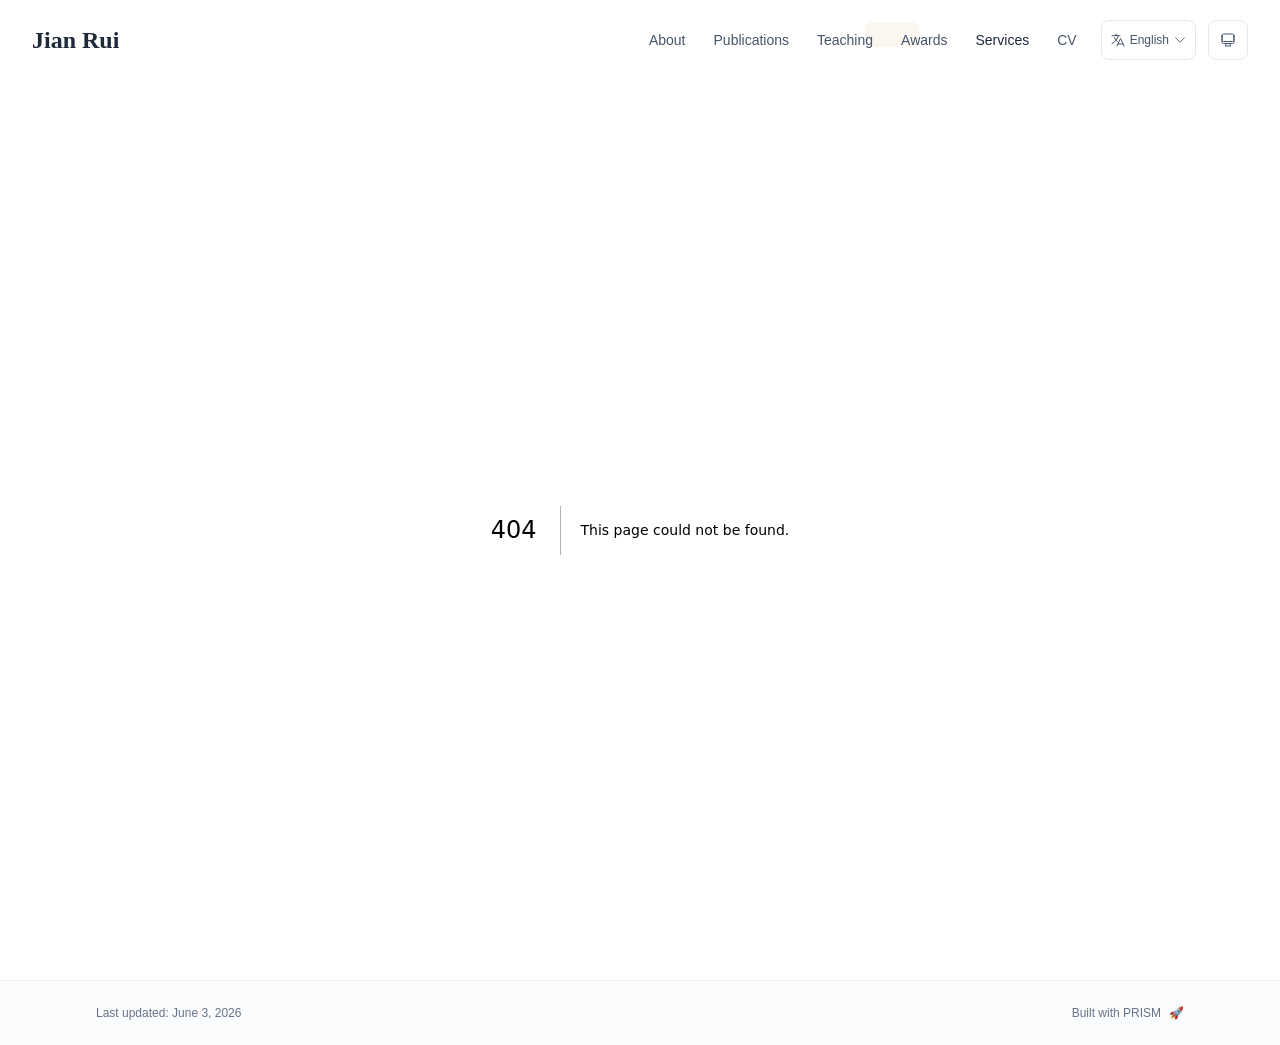
<file: services/index.html>
<!DOCTYPE html><html id="__next_error__"><head><meta charSet="utf-8"/><meta name="viewport" content="width=device-width, initial-scale=1"/><link rel="preload" as="script" fetchPriority="low" href="/_next/static/chunks/webpack-679b75d1c4c2027c.js"/><script src="/_next/static/chunks/4bd1b696-70b6d399998de86a.js" async=""></script><script src="/_next/static/chunks/684-5aaa8290a129f299.js" async=""></script><script src="/_next/static/chunks/main-app-bcc5354f146d82f3.js" async=""></script><meta name="robots" content="noindex"/><!--$--><!--/$--><title>Jian Rui</title><meta name="description" content="Master&#x27;s student at Harbin Institute of Technology."/><meta name="author" content="Jian Rui"/><meta name="keywords" content="Jian Rui,PhD,Research,Harbin Institute of Technology"/><meta name="creator" content="Jian Rui"/><meta name="publisher" content="Jian Rui"/><meta property="og:title" content="Jian Rui"/><meta property="og:description" content="Master&#x27;s student at Harbin Institute of Technology."/><meta property="og:site_name" content="Jian Rui&#x27;s Academic Website"/><meta property="og:locale" content="en_US"/><meta property="og:type" content="website"/><meta name="twitter:card" content="summary"/><meta name="twitter:title" content="Jian Rui"/><meta name="twitter:description" content="Master&#x27;s student at Harbin Institute of Technology."/><link rel="icon" href="/favicon.svg"/><script>document.querySelectorAll('body link[rel="icon"], body link[rel="apple-touch-icon"]').forEach(el => document.head.appendChild(el))</script><script src="/_next/static/chunks/polyfills-42372ed130431b0a.js" noModule=""></script></head><body><!--$--><!--/$--><script src="/_next/static/chunks/webpack-679b75d1c4c2027c.js" async=""></script><script>(self.__next_f=self.__next_f||[]).push([0])</script><script>self.__next_f.push([1,"1:\"$Sreact.fragment\"\n3:I[3719,[\"461\",\"static/chunks/461-a9a5d7b05a71d978.js\",\"874\",\"static/chunks/874-6cc630662f3664af.js\",\"291\",\"static/chunks/291-e39730cc9327e39b.js\",\"177\",\"static/chunks/app/layout-e3acac27861e9cac.js\"],\"ThemeProvider\"]\n4:I[310,[\"461\",\"static/chunks/461-a9a5d7b05a71d978.js\",\"874\",\"static/chunks/874-6cc630662f3664af.js\",\"291\",\"static/chunks/291-e39730cc9327e39b.js\",\"177\",\"static/chunks/app/layout-e3acac27861e9cac.js\"],\"LocaleProvider\"]\n5:I[4574,[\"461\",\"static/chunks/461-a9a5d7b05a71d978.js\",\"874\",\"static/chunks/874-6cc630662f3664af.js\",\"291\",\"static/chunks/291-e39730cc9327e39b.js\",\"177\",\"static/chunks/app/layout-e3acac27861e9cac.js\"],\"default\"]\n6:I[7555,[],\"\"]\n7:I[1295,[],\"\"]\n8:I[2548,[\"461\",\"static/chunks/461-a9a5d7b05a71d978.js\",\"874\",\"static/chunks/874-6cc630662f3664af.js\",\"291\",\"static/chunks/291-e39730cc9327e39b.js\",\"177\",\"static/chunks/app/layout-e3acac27861e9cac.js\"],\"default\"]\na:I[9665,[],\"MetadataBoundary\"]\nc:I[9665,[],\"OutletBoundary\"]\nf:I[4911,[],\"AsyncMetadataOutlet\"]\n11:I[9665,[],\"ViewportBoundary\"]\n13:I[6614,[],\"\"]\n:HL[\"/_next/static/css/573ee5e4a0c2fdfe.css\",\"style\"]\n2:T590,\n    try {\n      const cfg = {\"enabled\":true,\"locales\":[\"zh\",\"en\"],\"defaultLocale\":\"en\",\"mode\":\"auto\",\"fixedLocale\":\"en\",\"persist\":true,\"switcher\":true,\"labels\":{\"zh\":\"中文\",\"en\":\"English\"}};\n      const storageKey = 'locale-storage';\n      const normalize = (value) =\u003e typeof value === 'string' ? value.trim().replace('_', '-').toLowerCase() : '';\n      const matchLocale = (candidate) =\u003e {\n        const normalized = normalize(candidate);\n        if (!normalized) return null;\n        if (cfg.locales.includes(normalized)) return normalized;\n        const language = normalized.split('-')[0];\n        if (cfg.locales.includes(language)) return language;\n        return null;\n      };\n\n      let resolved = null;\n\n      if (cfg.persist) {\n        resolved = matchLocale(localStorage.getItem(storageKey));\n      }\n\n      if (!resolved) {\n        if (cfg.mode === 'fixed') {\n          resolved = cfg.fixedLocale;\n        }"])</script><script>self.__next_f.push([1," else {\n          resolved = matchLocale(navigator.language);\n        }\n      }\n\n      if (!resolved) {\n        resolved = cfg.defaultLocale;\n      }\n\n      const root = document.documentElement;\n      root.lang = resolved;\n      root.setAttribute('data-locale', resolved);\n\n      if (cfg.persist) {\n        localStorage.setItem(storageKey, resolved);\n      }\n    } catch (e) {\n      const root = document.documentElement;\n      root.lang = 'en';\n      root.setAttribute('data-locale', 'en');\n    }\n  "])</script><script>self.__next_f.push([1,"0:{\"P\":null,\"b\":\"X38Rsg_ZDZuv4RoBBTIk5\",\"p\":\"\",\"c\":[\"\",\"services\",\"\"],\"i\":false,\"f\":[[[\"\",{\"children\":[[\"slug\",\"services\",\"d\"],{\"children\":[\"__PAGE__\",{}]}]},\"$undefined\",\"$undefined\",true],[\"\",[\"$\",\"$1\",\"c\",{\"children\":[[[\"$\",\"link\",\"0\",{\"rel\":\"stylesheet\",\"href\":\"/_next/static/css/573ee5e4a0c2fdfe.css\",\"precedence\":\"next\",\"crossOrigin\":\"$undefined\",\"nonce\":\"$undefined\"}]],[\"$\",\"html\",null,{\"lang\":\"en\",\"className\":\"scroll-smooth\",\"suppressHydrationWarning\":true,\"children\":[[\"$\",\"head\",null,{\"children\":[[\"$\",\"link\",null,{\"rel\":\"icon\",\"href\":\"/favicon.svg\",\"type\":\"image/svg+xml\"}],[\"$\",\"link\",null,{\"rel\":\"dns-prefetch\",\"href\":\"https://jialeliu.com\"}],[\"$\",\"link\",null,{\"rel\":\"preconnect\",\"href\":\"https://jialeliu.com\",\"crossOrigin\":\"\"}],[\"$\",\"link\",null,{\"rel\":\"preload\",\"as\":\"font\",\"type\":\"font/woff2\",\"href\":\"https://jialeliu.com/fonts/georgiab.woff2\",\"crossOrigin\":\"\"}],[\"$\",\"script\",null,{\"dangerouslySetInnerHTML\":{\"__html\":\"\\n              try {\\n                const theme = localStorage.getItem('theme-storage');\\n                const parsed = theme ? JSON.parse(theme) : null;\\n                const setting = parsed?.state?.theme || 'system';\\n                const prefersDark = typeof window !== 'undefined' \u0026\u0026 window.matchMedia \u0026\u0026 window.matchMedia('(prefers-color-scheme: dark)').matches;\\n                const effective = setting === 'dark' ? 'dark' : (setting === 'light' ? 'light' : (prefersDark ? 'dark' : 'light'));\\n                var root = document.documentElement;\\n                root.classList.add(effective);\\n                root.setAttribute('data-theme', effective);\\n              } catch (e) {\\n                var root = document.documentElement;\\n                root.classList.add('light');\\n                root.setAttribute('data-theme', 'light');\\n              }\\n            \"}}],[\"$\",\"script\",null,{\"dangerouslySetInnerHTML\":{\"__html\":\"$2\"}}]]}],[\"$\",\"body\",null,{\"className\":\"font-sans antialiased\",\"children\":[\"$\",\"$L3\",null,{\"children\":[\"$\",\"$L4\",null,{\"config\":{\"enabled\":true,\"locales\":[\"zh\",\"en\"],\"defaultLocale\":\"en\",\"mode\":\"auto\",\"fixedLocale\":\"en\",\"persist\":true,\"switcher\":true,\"labels\":{\"zh\":\"中文\",\"en\":\"English\"}},\"children\":[[\"$\",\"$L5\",null,{\"items\":[{\"title\":\"About\",\"type\":\"page\",\"target\":\"about\",\"href\":\"/\"},{\"title\":\"Publications\",\"type\":\"page\",\"target\":\"publications\",\"href\":\"/publications\"},{\"title\":\"Teaching\",\"type\":\"page\",\"target\":\"teaching\",\"href\":\"/teaching\"},{\"title\":\"Awards\",\"type\":\"page\",\"target\":\"awards\",\"href\":\"/awards\"},{\"title\":\"Services\",\"type\":\"page\",\"target\":\"services\",\"href\":\"/services\"},{\"title\":\"CV\",\"type\":\"page\",\"target\":\"cv\",\"href\":\"/cv\"}],\"siteTitle\":\"Jian Rui\",\"enableOnePageMode\":false,\"i18n\":\"$0:f:0:1:1:props:children:1:props:children:1:props:children:props:children:props:config\",\"itemsByLocale\":{\"zh\":[{\"title\":\"关于我\",\"type\":\"page\",\"target\":\"about\",\"href\":\"/\"},{\"title\":\"论文\",\"type\":\"page\",\"target\":\"publications\",\"href\":\"/publications\"},{\"title\":\"教学\",\"type\":\"page\",\"target\":\"teaching\",\"href\":\"/teaching\"},{\"title\":\"奖项\",\"type\":\"page\",\"target\":\"awards\",\"href\":\"/awards\"},{\"title\":\"服务\",\"type\":\"page\",\"target\":\"services\",\"href\":\"/services\"},{\"title\":\"简历\",\"type\":\"page\",\"target\":\"cv\",\"href\":\"/cv\"}],\"en\":[{\"title\":\"About\",\"type\":\"page\",\"target\":\"about\",\"href\":\"/\"},{\"title\":\"Publications\",\"type\":\"page\",\"target\":\"publications\",\"href\":\"/publications\"},{\"title\":\"Teaching\",\"type\":\"page\",\"target\":\"teaching\",\"href\":\"/teaching\"},{\"title\":\"Awards\",\"type\":\"page\",\"target\":\"awards\",\"href\":\"/awards\"},{\"title\":\"Services\",\"type\":\"page\",\"target\":\"services\",\"href\":\"/services\"},{\"title\":\"CV\",\"type\":\"page\",\"target\":\"cv\",\"href\":\"/cv\"}]},\"siteTitleByLocale\":{\"zh\":\"简睿\",\"en\":\"Jian Rui\"}}],[\"$\",\"main\",null,{\"className\":\"min-h-screen pt-16 lg:pt-20\",\"children\":[\"$\",\"$L6\",null,{\"parallelRouterKey\":\"children\",\"error\":\"$undefined\",\"errorStyles\":\"$undefined\",\"errorScripts\":\"$undefined\",\"template\":[\"$\",\"$L7\",null,{}],\"templateStyles\":\"$undefined\",\"templateScripts\":\"$undefined\",\"notFound\":[[[\"$\",\"title\",null,{\"children\":\"404: This page could not be found.\"}],[\"$\",\"div\",null,{\"style\":{\"fontFamily\":\"system-ui,\\\"Segoe UI\\\",Roboto,Helvetica,Arial,sans-serif,\\\"Apple Color Emoji\\\",\\\"Segoe UI Emoji\\\"\",\"height\":\"100vh\",\"textAlign\":\"center\",\"display\":\"flex\",\"flexDirection\":\"column\",\"alignItems\":\"center\",\"justifyContent\":\"center\"},\"children\":[\"$\",\"div\",null,{\"children\":[[\"$\",\"style\",null,{\"dangerouslySetInnerHTML\":{\"__html\":\"body{color:#000;background:#fff;margin:0}.next-error-h1{border-right:1px solid rgba(0,0,0,.3)}@media (prefers-color-scheme:dark){body{color:#fff;background:#000}.next-error-h1{border-right:1px solid rgba(255,255,255,.3)}}\"}}],[\"$\",\"h1\",null,{\"className\":\"next-error-h1\",\"style\":{\"display\":\"inline-block\",\"margin\":\"0 20px 0 0\",\"padding\":\"0 23px 0 0\",\"fontSize\":24,\"fontWeight\":500,\"verticalAlign\":\"top\",\"lineHeight\":\"49px\"},\"children\":404}],[\"$\",\"div\",null,{\"style\":{\"display\":\"inline-block\"},\"children\":[\"$\",\"h2\",null,{\"style\":{\"fontSize\":14,\"fontWeight\":400,\"lineHeight\":\"49px\",\"margin\":0},\"children\":\"This page could not be found.\"}]}]]}]}]],[]],\"forbidden\":\"$undefined\",\"unauthorized\":\"$undefined\"}]}],[\"$\",\"$L8\",null,{\"lastUpdated\":\"June 3, 2026\",\"lastUpdatedByLocale\":{\"zh\":\"2026年6月3日\",\"en\":\"June 3, 2026\"},\"defaultLocale\":\"en\"}]]}]}]}]]}]]}],{\"children\":[[\"slug\",\"services\",\"d\"],[\"$\",\"$1\",\"c\",{\"children\":[null,[\"$\",\"$L6\",null,{\"parallelRouterKey\":\"children\",\"error\":\"$undefined\",\"errorStyles\":\"$undefined\",\"errorScripts\":\"$undefined\",\"template\":[\"$\",\"$L7\",null,{}],\"templateStyles\":\"$undefined\",\"templateScripts\":\"$undefined\",\"notFound\":\"$undefined\",\"forbidden\":\"$undefined\",\"unauthorized\":\"$undefined\"}]]}],{\"children\":[\"__PAGE__\",[\"$\",\"$1\",\"c\",{\"children\":[\"$L9\",[\"$\",\"$La\",null,{\"children\":\"$Lb\"}],null,[\"$\",\"$Lc\",null,{\"children\":[\"$Ld\",\"$Le\",[\"$\",\"$Lf\",null,{\"promise\":\"$@10\"}]]}]]}],{},null,false]},null,false]},null,false],[\"$\",\"$1\",\"h\",{\"children\":[null,[\"$\",\"$1\",\"S79IAQD8XRAC9XDNBqKW6\",{\"children\":[[\"$\",\"$L11\",null,{\"children\":\"$L12\"}],null]}],null]}],false]],\"m\":\"$undefined\",\"G\":[\"$13\",\"$undefined\"],\"s\":false,\"S\":true}\n"])</script><script>self.__next_f.push([1,"14:\"$Sreact.suspense\"\n15:I[4911,[],\"AsyncMetadata\"]\nb:[\"$\",\"$14\",null,{\"fallback\":null,\"children\":[\"$\",\"$L15\",null,{\"promise\":\"$@16\"}]}]\n9:E{\"digest\":\"NEXT_HTTP_ERROR_FALLBACK;404\"}\n"])</script><script>self.__next_f.push([1,"e:null\n"])</script><script>self.__next_f.push([1,"12:[[\"$\",\"meta\",\"0\",{\"charSet\":\"utf-8\"}],[\"$\",\"meta\",\"1\",{\"name\":\"viewport\",\"content\":\"width=device-width, initial-scale=1\"}]]\nd:null\n"])</script><script>self.__next_f.push([1,"16:{\"metadata\":[[\"$\",\"title\",\"0\",{\"children\":\"Jian Rui\"}],[\"$\",\"meta\",\"1\",{\"name\":\"description\",\"content\":\"Master's student at Harbin Institute of Technology.\"}],[\"$\",\"meta\",\"2\",{\"name\":\"author\",\"content\":\"Jian Rui\"}],[\"$\",\"meta\",\"3\",{\"name\":\"keywords\",\"content\":\"Jian Rui,PhD,Research,Harbin Institute of Technology\"}],[\"$\",\"meta\",\"4\",{\"name\":\"creator\",\"content\":\"Jian Rui\"}],[\"$\",\"meta\",\"5\",{\"name\":\"publisher\",\"content\":\"Jian Rui\"}],[\"$\",\"meta\",\"6\",{\"property\":\"og:title\",\"content\":\"Jian Rui\"}],[\"$\",\"meta\",\"7\",{\"property\":\"og:description\",\"content\":\"Master's student at Harbin Institute of Technology.\"}],[\"$\",\"meta\",\"8\",{\"property\":\"og:site_name\",\"content\":\"Jian Rui's Academic Website\"}],[\"$\",\"meta\",\"9\",{\"property\":\"og:locale\",\"content\":\"en_US\"}],[\"$\",\"meta\",\"10\",{\"property\":\"og:type\",\"content\":\"website\"}],[\"$\",\"meta\",\"11\",{\"name\":\"twitter:card\",\"content\":\"summary\"}],[\"$\",\"meta\",\"12\",{\"name\":\"twitter:title\",\"content\":\"Jian Rui\"}],[\"$\",\"meta\",\"13\",{\"name\":\"twitter:description\",\"content\":\"Master's student at Harbin Institute of Technology.\"}],[\"$\",\"link\",\"14\",{\"rel\":\"icon\",\"href\":\"/favicon.svg\"}]],\"error\":null,\"digest\":\"$undefined\"}\n10:{\"metadata\":\"$16:metadata\",\"error\":null,\"digest\":\"$undefined\"}\n"])</script></body></html>
</file>
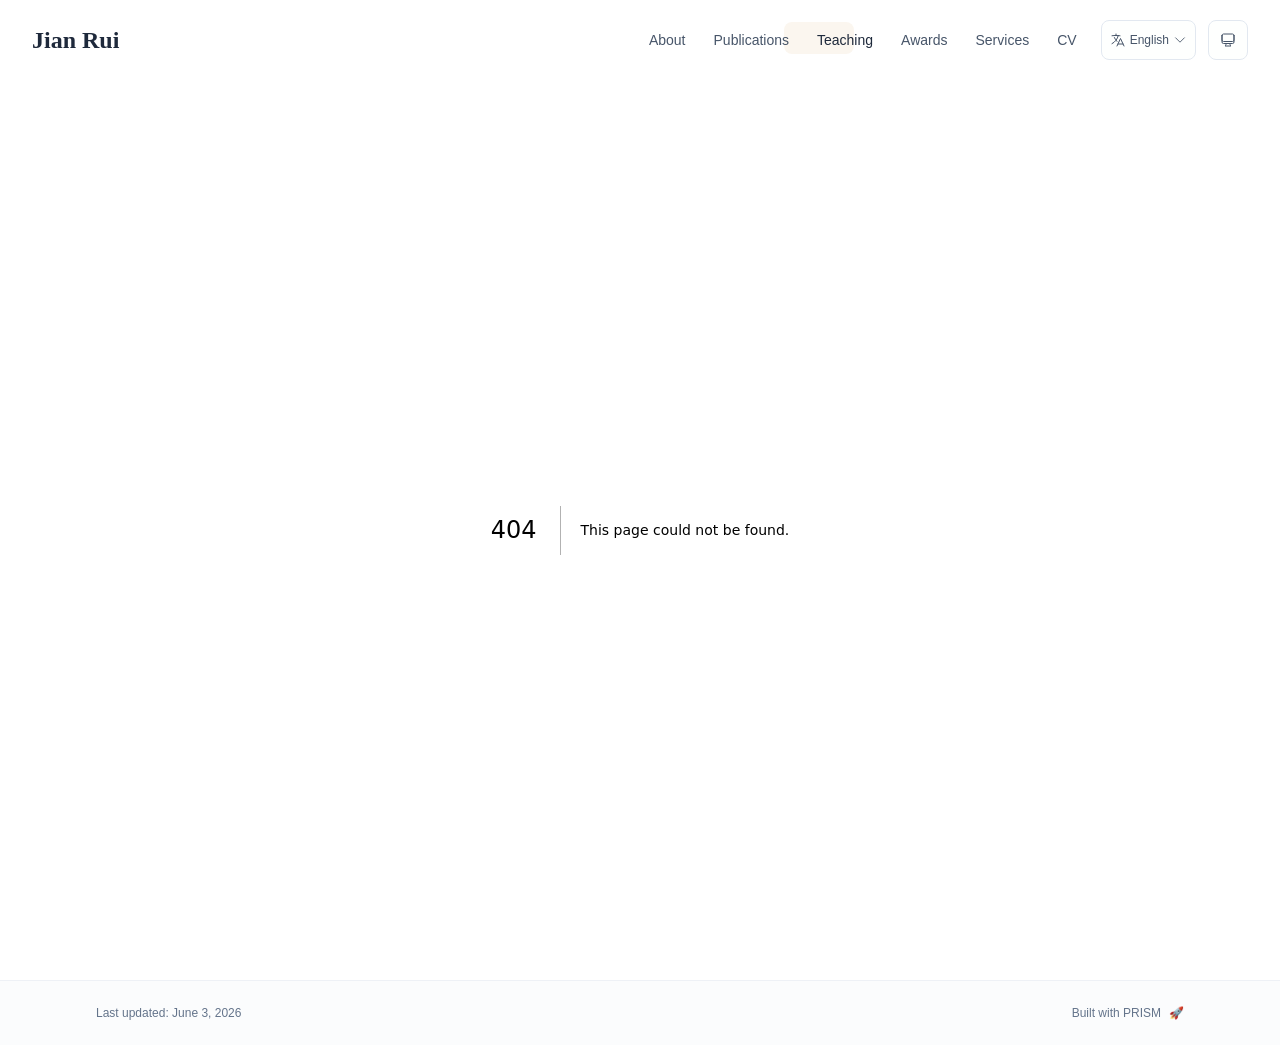
<file: teaching/index.html>
<!DOCTYPE html><html id="__next_error__"><head><meta charSet="utf-8"/><meta name="viewport" content="width=device-width, initial-scale=1"/><link rel="preload" as="script" fetchPriority="low" href="/_next/static/chunks/webpack-679b75d1c4c2027c.js"/><script src="/_next/static/chunks/4bd1b696-70b6d399998de86a.js" async=""></script><script src="/_next/static/chunks/684-5aaa8290a129f299.js" async=""></script><script src="/_next/static/chunks/main-app-bcc5354f146d82f3.js" async=""></script><meta name="robots" content="noindex"/><!--$--><!--/$--><title>Jian Rui</title><meta name="description" content="Master&#x27;s student at Harbin Institute of Technology."/><meta name="author" content="Jian Rui"/><meta name="keywords" content="Jian Rui,PhD,Research,Harbin Institute of Technology"/><meta name="creator" content="Jian Rui"/><meta name="publisher" content="Jian Rui"/><meta property="og:title" content="Jian Rui"/><meta property="og:description" content="Master&#x27;s student at Harbin Institute of Technology."/><meta property="og:site_name" content="Jian Rui&#x27;s Academic Website"/><meta property="og:locale" content="en_US"/><meta property="og:type" content="website"/><meta name="twitter:card" content="summary"/><meta name="twitter:title" content="Jian Rui"/><meta name="twitter:description" content="Master&#x27;s student at Harbin Institute of Technology."/><link rel="icon" href="/favicon.svg"/><script>document.querySelectorAll('body link[rel="icon"], body link[rel="apple-touch-icon"]').forEach(el => document.head.appendChild(el))</script><script src="/_next/static/chunks/polyfills-42372ed130431b0a.js" noModule=""></script></head><body><!--$--><!--/$--><script src="/_next/static/chunks/webpack-679b75d1c4c2027c.js" async=""></script><script>(self.__next_f=self.__next_f||[]).push([0])</script><script>self.__next_f.push([1,"1:\"$Sreact.fragment\"\n3:I[3719,[\"461\",\"static/chunks/461-a9a5d7b05a71d978.js\",\"874\",\"static/chunks/874-6cc630662f3664af.js\",\"291\",\"static/chunks/291-e39730cc9327e39b.js\",\"177\",\"static/chunks/app/layout-e3acac27861e9cac.js\"],\"ThemeProvider\"]\n4:I[310,[\"461\",\"static/chunks/461-a9a5d7b05a71d978.js\",\"874\",\"static/chunks/874-6cc630662f3664af.js\",\"291\",\"static/chunks/291-e39730cc9327e39b.js\",\"177\",\"static/chunks/app/layout-e3acac27861e9cac.js\"],\"LocaleProvider\"]\n5:I[4574,[\"461\",\"static/chunks/461-a9a5d7b05a71d978.js\",\"874\",\"static/chunks/874-6cc630662f3664af.js\",\"291\",\"static/chunks/291-e39730cc9327e39b.js\",\"177\",\"static/chunks/app/layout-e3acac27861e9cac.js\"],\"default\"]\n6:I[7555,[],\"\"]\n7:I[1295,[],\"\"]\n8:I[2548,[\"461\",\"static/chunks/461-a9a5d7b05a71d978.js\",\"874\",\"static/chunks/874-6cc630662f3664af.js\",\"291\",\"static/chunks/291-e39730cc9327e39b.js\",\"177\",\"static/chunks/app/layout-e3acac27861e9cac.js\"],\"default\"]\na:I[9665,[],\"MetadataBoundary\"]\nc:I[9665,[],\"OutletBoundary\"]\nf:I[4911,[],\"AsyncMetadataOutlet\"]\n11:I[9665,[],\"ViewportBoundary\"]\n13:I[6614,[],\"\"]\n:HL[\"/_next/static/css/573ee5e4a0c2fdfe.css\",\"style\"]\n2:T590,\n    try {\n      const cfg = {\"enabled\":true,\"locales\":[\"zh\",\"en\"],\"defaultLocale\":\"en\",\"mode\":\"auto\",\"fixedLocale\":\"en\",\"persist\":true,\"switcher\":true,\"labels\":{\"zh\":\"中文\",\"en\":\"English\"}};\n      const storageKey = 'locale-storage';\n      const normalize = (value) =\u003e typeof value === 'string' ? value.trim().replace('_', '-').toLowerCase() : '';\n      const matchLocale = (candidate) =\u003e {\n        const normalized = normalize(candidate);\n        if (!normalized) return null;\n        if (cfg.locales.includes(normalized)) return normalized;\n        const language = normalized.split('-')[0];\n        if (cfg.locales.includes(language)) return language;\n        return null;\n      };\n\n      let resolved = null;\n\n      if (cfg.persist) {\n        resolved = matchLocale(localStorage.getItem(storageKey));\n      }\n\n      if (!resolved) {\n        if (cfg.mode === 'fixed') {\n          resolved = cfg.fixedLocale;\n        }"])</script><script>self.__next_f.push([1," else {\n          resolved = matchLocale(navigator.language);\n        }\n      }\n\n      if (!resolved) {\n        resolved = cfg.defaultLocale;\n      }\n\n      const root = document.documentElement;\n      root.lang = resolved;\n      root.setAttribute('data-locale', resolved);\n\n      if (cfg.persist) {\n        localStorage.setItem(storageKey, resolved);\n      }\n    } catch (e) {\n      const root = document.documentElement;\n      root.lang = 'en';\n      root.setAttribute('data-locale', 'en');\n    }\n  "])</script><script>self.__next_f.push([1,"0:{\"P\":null,\"b\":\"X38Rsg_ZDZuv4RoBBTIk5\",\"p\":\"\",\"c\":[\"\",\"teaching\",\"\"],\"i\":false,\"f\":[[[\"\",{\"children\":[[\"slug\",\"teaching\",\"d\"],{\"children\":[\"__PAGE__\",{}]}]},\"$undefined\",\"$undefined\",true],[\"\",[\"$\",\"$1\",\"c\",{\"children\":[[[\"$\",\"link\",\"0\",{\"rel\":\"stylesheet\",\"href\":\"/_next/static/css/573ee5e4a0c2fdfe.css\",\"precedence\":\"next\",\"crossOrigin\":\"$undefined\",\"nonce\":\"$undefined\"}]],[\"$\",\"html\",null,{\"lang\":\"en\",\"className\":\"scroll-smooth\",\"suppressHydrationWarning\":true,\"children\":[[\"$\",\"head\",null,{\"children\":[[\"$\",\"link\",null,{\"rel\":\"icon\",\"href\":\"/favicon.svg\",\"type\":\"image/svg+xml\"}],[\"$\",\"link\",null,{\"rel\":\"dns-prefetch\",\"href\":\"https://jialeliu.com\"}],[\"$\",\"link\",null,{\"rel\":\"preconnect\",\"href\":\"https://jialeliu.com\",\"crossOrigin\":\"\"}],[\"$\",\"link\",null,{\"rel\":\"preload\",\"as\":\"font\",\"type\":\"font/woff2\",\"href\":\"https://jialeliu.com/fonts/georgiab.woff2\",\"crossOrigin\":\"\"}],[\"$\",\"script\",null,{\"dangerouslySetInnerHTML\":{\"__html\":\"\\n              try {\\n                const theme = localStorage.getItem('theme-storage');\\n                const parsed = theme ? JSON.parse(theme) : null;\\n                const setting = parsed?.state?.theme || 'system';\\n                const prefersDark = typeof window !== 'undefined' \u0026\u0026 window.matchMedia \u0026\u0026 window.matchMedia('(prefers-color-scheme: dark)').matches;\\n                const effective = setting === 'dark' ? 'dark' : (setting === 'light' ? 'light' : (prefersDark ? 'dark' : 'light'));\\n                var root = document.documentElement;\\n                root.classList.add(effective);\\n                root.setAttribute('data-theme', effective);\\n              } catch (e) {\\n                var root = document.documentElement;\\n                root.classList.add('light');\\n                root.setAttribute('data-theme', 'light');\\n              }\\n            \"}}],[\"$\",\"script\",null,{\"dangerouslySetInnerHTML\":{\"__html\":\"$2\"}}]]}],[\"$\",\"body\",null,{\"className\":\"font-sans antialiased\",\"children\":[\"$\",\"$L3\",null,{\"children\":[\"$\",\"$L4\",null,{\"config\":{\"enabled\":true,\"locales\":[\"zh\",\"en\"],\"defaultLocale\":\"en\",\"mode\":\"auto\",\"fixedLocale\":\"en\",\"persist\":true,\"switcher\":true,\"labels\":{\"zh\":\"中文\",\"en\":\"English\"}},\"children\":[[\"$\",\"$L5\",null,{\"items\":[{\"title\":\"About\",\"type\":\"page\",\"target\":\"about\",\"href\":\"/\"},{\"title\":\"Publications\",\"type\":\"page\",\"target\":\"publications\",\"href\":\"/publications\"},{\"title\":\"Teaching\",\"type\":\"page\",\"target\":\"teaching\",\"href\":\"/teaching\"},{\"title\":\"Awards\",\"type\":\"page\",\"target\":\"awards\",\"href\":\"/awards\"},{\"title\":\"Services\",\"type\":\"page\",\"target\":\"services\",\"href\":\"/services\"},{\"title\":\"CV\",\"type\":\"page\",\"target\":\"cv\",\"href\":\"/cv\"}],\"siteTitle\":\"Jian Rui\",\"enableOnePageMode\":false,\"i18n\":\"$0:f:0:1:1:props:children:1:props:children:1:props:children:props:children:props:config\",\"itemsByLocale\":{\"zh\":[{\"title\":\"关于我\",\"type\":\"page\",\"target\":\"about\",\"href\":\"/\"},{\"title\":\"论文\",\"type\":\"page\",\"target\":\"publications\",\"href\":\"/publications\"},{\"title\":\"教学\",\"type\":\"page\",\"target\":\"teaching\",\"href\":\"/teaching\"},{\"title\":\"奖项\",\"type\":\"page\",\"target\":\"awards\",\"href\":\"/awards\"},{\"title\":\"服务\",\"type\":\"page\",\"target\":\"services\",\"href\":\"/services\"},{\"title\":\"简历\",\"type\":\"page\",\"target\":\"cv\",\"href\":\"/cv\"}],\"en\":[{\"title\":\"About\",\"type\":\"page\",\"target\":\"about\",\"href\":\"/\"},{\"title\":\"Publications\",\"type\":\"page\",\"target\":\"publications\",\"href\":\"/publications\"},{\"title\":\"Teaching\",\"type\":\"page\",\"target\":\"teaching\",\"href\":\"/teaching\"},{\"title\":\"Awards\",\"type\":\"page\",\"target\":\"awards\",\"href\":\"/awards\"},{\"title\":\"Services\",\"type\":\"page\",\"target\":\"services\",\"href\":\"/services\"},{\"title\":\"CV\",\"type\":\"page\",\"target\":\"cv\",\"href\":\"/cv\"}]},\"siteTitleByLocale\":{\"zh\":\"简睿\",\"en\":\"Jian Rui\"}}],[\"$\",\"main\",null,{\"className\":\"min-h-screen pt-16 lg:pt-20\",\"children\":[\"$\",\"$L6\",null,{\"parallelRouterKey\":\"children\",\"error\":\"$undefined\",\"errorStyles\":\"$undefined\",\"errorScripts\":\"$undefined\",\"template\":[\"$\",\"$L7\",null,{}],\"templateStyles\":\"$undefined\",\"templateScripts\":\"$undefined\",\"notFound\":[[[\"$\",\"title\",null,{\"children\":\"404: This page could not be found.\"}],[\"$\",\"div\",null,{\"style\":{\"fontFamily\":\"system-ui,\\\"Segoe UI\\\",Roboto,Helvetica,Arial,sans-serif,\\\"Apple Color Emoji\\\",\\\"Segoe UI Emoji\\\"\",\"height\":\"100vh\",\"textAlign\":\"center\",\"display\":\"flex\",\"flexDirection\":\"column\",\"alignItems\":\"center\",\"justifyContent\":\"center\"},\"children\":[\"$\",\"div\",null,{\"children\":[[\"$\",\"style\",null,{\"dangerouslySetInnerHTML\":{\"__html\":\"body{color:#000;background:#fff;margin:0}.next-error-h1{border-right:1px solid rgba(0,0,0,.3)}@media (prefers-color-scheme:dark){body{color:#fff;background:#000}.next-error-h1{border-right:1px solid rgba(255,255,255,.3)}}\"}}],[\"$\",\"h1\",null,{\"className\":\"next-error-h1\",\"style\":{\"display\":\"inline-block\",\"margin\":\"0 20px 0 0\",\"padding\":\"0 23px 0 0\",\"fontSize\":24,\"fontWeight\":500,\"verticalAlign\":\"top\",\"lineHeight\":\"49px\"},\"children\":404}],[\"$\",\"div\",null,{\"style\":{\"display\":\"inline-block\"},\"children\":[\"$\",\"h2\",null,{\"style\":{\"fontSize\":14,\"fontWeight\":400,\"lineHeight\":\"49px\",\"margin\":0},\"children\":\"This page could not be found.\"}]}]]}]}]],[]],\"forbidden\":\"$undefined\",\"unauthorized\":\"$undefined\"}]}],[\"$\",\"$L8\",null,{\"lastUpdated\":\"June 3, 2026\",\"lastUpdatedByLocale\":{\"zh\":\"2026年6月3日\",\"en\":\"June 3, 2026\"},\"defaultLocale\":\"en\"}]]}]}]}]]}]]}],{\"children\":[[\"slug\",\"teaching\",\"d\"],[\"$\",\"$1\",\"c\",{\"children\":[null,[\"$\",\"$L6\",null,{\"parallelRouterKey\":\"children\",\"error\":\"$undefined\",\"errorStyles\":\"$undefined\",\"errorScripts\":\"$undefined\",\"template\":[\"$\",\"$L7\",null,{}],\"templateStyles\":\"$undefined\",\"templateScripts\":\"$undefined\",\"notFound\":\"$undefined\",\"forbidden\":\"$undefined\",\"unauthorized\":\"$undefined\"}]]}],{\"children\":[\"__PAGE__\",[\"$\",\"$1\",\"c\",{\"children\":[\"$L9\",[\"$\",\"$La\",null,{\"children\":\"$Lb\"}],null,[\"$\",\"$Lc\",null,{\"children\":[\"$Ld\",\"$Le\",[\"$\",\"$Lf\",null,{\"promise\":\"$@10\"}]]}]]}],{},null,false]},null,false]},null,false],[\"$\",\"$1\",\"h\",{\"children\":[null,[\"$\",\"$1\",\"yOrJS5aqnV1oeGBqVTOle\",{\"children\":[[\"$\",\"$L11\",null,{\"children\":\"$L12\"}],null]}],null]}],false]],\"m\":\"$undefined\",\"G\":[\"$13\",\"$undefined\"],\"s\":false,\"S\":true}\n"])</script><script>self.__next_f.push([1,"14:\"$Sreact.suspense\"\n15:I[4911,[],\"AsyncMetadata\"]\nb:[\"$\",\"$14\",null,{\"fallback\":null,\"children\":[\"$\",\"$L15\",null,{\"promise\":\"$@16\"}]}]\n9:E{\"digest\":\"NEXT_HTTP_ERROR_FALLBACK;404\"}\n"])</script><script>self.__next_f.push([1,"e:null\n"])</script><script>self.__next_f.push([1,"12:[[\"$\",\"meta\",\"0\",{\"charSet\":\"utf-8\"}],[\"$\",\"meta\",\"1\",{\"name\":\"viewport\",\"content\":\"width=device-width, initial-scale=1\"}]]\nd:null\n"])</script><script>self.__next_f.push([1,"16:{\"metadata\":[[\"$\",\"title\",\"0\",{\"children\":\"Jian Rui\"}],[\"$\",\"meta\",\"1\",{\"name\":\"description\",\"content\":\"Master's student at Harbin Institute of Technology.\"}],[\"$\",\"meta\",\"2\",{\"name\":\"author\",\"content\":\"Jian Rui\"}],[\"$\",\"meta\",\"3\",{\"name\":\"keywords\",\"content\":\"Jian Rui,PhD,Research,Harbin Institute of Technology\"}],[\"$\",\"meta\",\"4\",{\"name\":\"creator\",\"content\":\"Jian Rui\"}],[\"$\",\"meta\",\"5\",{\"name\":\"publisher\",\"content\":\"Jian Rui\"}],[\"$\",\"meta\",\"6\",{\"property\":\"og:title\",\"content\":\"Jian Rui\"}],[\"$\",\"meta\",\"7\",{\"property\":\"og:description\",\"content\":\"Master's student at Harbin Institute of Technology.\"}],[\"$\",\"meta\",\"8\",{\"property\":\"og:site_name\",\"content\":\"Jian Rui's Academic Website\"}],[\"$\",\"meta\",\"9\",{\"property\":\"og:locale\",\"content\":\"en_US\"}],[\"$\",\"meta\",\"10\",{\"property\":\"og:type\",\"content\":\"website\"}],[\"$\",\"meta\",\"11\",{\"name\":\"twitter:card\",\"content\":\"summary\"}],[\"$\",\"meta\",\"12\",{\"name\":\"twitter:title\",\"content\":\"Jian Rui\"}],[\"$\",\"meta\",\"13\",{\"name\":\"twitter:description\",\"content\":\"Master's student at Harbin Institute of Technology.\"}],[\"$\",\"link\",\"14\",{\"rel\":\"icon\",\"href\":\"/favicon.svg\"}]],\"error\":null,\"digest\":\"$undefined\"}\n10:{\"metadata\":\"$16:metadata\",\"error\":null,\"digest\":\"$undefined\"}\n"])</script></body></html>
</file>
<file: _next/static/css/573ee5e4a0c2fdfe.css>
/*! tailwindcss v4.1.10 | MIT License | https://tailwindcss.com */@layer properties{@supports (((-webkit-hyphens:none)) and (not (margin-trim:inline))) or ((-moz-orient:inline) and (not (color:rgb(from red r g b)))){*,::backdrop,:after,:before{--tw-translate-x:0;--tw-translate-y:0;--tw-translate-z:0;--tw-rotate-x:initial;--tw-rotate-y:initial;--tw-rotate-z:initial;--tw-skew-x:initial;--tw-skew-y:initial;--tw-space-y-reverse:0;--tw-space-x-reverse:0;--tw-border-style:solid;--tw-leading:initial;--tw-font-weight:initial;--tw-shadow:0 0 #0000;--tw-shadow-color:initial;--tw-shadow-alpha:100%;--tw-inset-shadow:0 0 #0000;--tw-inset-shadow-color:initial;--tw-inset-shadow-alpha:100%;--tw-ring-color:initial;--tw-ring-shadow:0 0 #0000;--tw-inset-ring-color:initial;--tw-inset-ring-shadow:0 0 #0000;--tw-ring-inset:initial;--tw-ring-offset-width:0px;--tw-ring-offset-color:#fff;--tw-ring-offset-shadow:0 0 #0000;--tw-blur:initial;--tw-brightness:initial;--tw-contrast:initial;--tw-grayscale:initial;--tw-hue-rotate:initial;--tw-invert:initial;--tw-opacity:initial;--tw-saturate:initial;--tw-sepia:initial;--tw-drop-shadow:initial;--tw-drop-shadow-color:initial;--tw-drop-shadow-alpha:100%;--tw-drop-shadow-size:initial;--tw-backdrop-blur:initial;--tw-backdrop-brightness:initial;--tw-backdrop-contrast:initial;--tw-backdrop-grayscale:initial;--tw-backdrop-hue-rotate:initial;--tw-backdrop-invert:initial;--tw-backdrop-opacity:initial;--tw-backdrop-saturate:initial;--tw-backdrop-sepia:initial;--tw-duration:initial;--tw-ease:initial;--tw-scale-x:1;--tw-scale-y:1;--tw-scale-z:1}}}@layer theme{:host,:root{--font-sans:"Inter",-apple-system,BlinkMacSystemFont,"Segoe UI",Roboto,sans-serif;--color-red-50:oklch(97.1% .013 17.38);--color-red-400:oklch(70.4% .191 22.216);--color-red-600:oklch(57.7% .245 27.325);--color-red-900:oklch(39.6% .141 25.723);--color-white:#fff;--spacing:.25rem;--container-2xl:42rem;--container-3xl:48rem;--container-4xl:56rem;--container-6xl:72rem;--container-7xl:80rem;--text-xs:.75rem;--text-xs--line-height:calc(1/.75);--text-sm:.875rem;--text-sm--line-height:calc(1.25/.875);--text-base:1rem;--text-base--line-height:calc(1.5/1);--text-lg:1.125rem;--text-lg--line-height:calc(1.75/1.125);--text-xl:1.25rem;--text-xl--line-height:calc(1.75/1.25);--text-2xl:1.5rem;--text-2xl--line-height:calc(2/1.5);--text-3xl:1.875rem;--text-3xl--line-height:calc(2.25/1.875);--text-4xl:2.25rem;--text-4xl--line-height:calc(2.5/2.25);--font-weight-medium:500;--font-weight-semibold:600;--font-weight-bold:700;--leading-tight:1.25;--leading-relaxed:1.625;--radius-md:.375rem;--radius-lg:.5rem;--radius-xl:.75rem;--radius-2xl:1rem;--ease-out:cubic-bezier(0,0,.2,1);--animate-pulse:pulse 2s cubic-bezier(.4,0,.6,1)infinite;--blur-xl:24px;--aspect-video:16/9;--default-transition-duration:.15s;--default-transition-timing-function:cubic-bezier(.4,0,.2,1);--default-font-family:"Inter",-apple-system,BlinkMacSystemFont,"Segoe UI",Roboto,sans-serif;--default-mono-font-family:"SF Mono",Monaco,"Cascadia Code","Roboto Mono",Consolas,"Courier New",monospace;--line-height-normal:1.5;--shadow-glass:0 8px 32px 0 #1f26875e}}@layer base{*,::backdrop,:after,:before{box-sizing:border-box;border:0 solid;margin:0;padding:0}::file-selector-button{box-sizing:border-box;border:0 solid;margin:0;padding:0}:host,html{-webkit-text-size-adjust:100%;tab-size:4;line-height:1.5;font-family:var(--default-font-family,ui-sans-serif,system-ui,sans-serif,"Apple Color Emoji","Segoe UI Emoji","Segoe UI Symbol","Noto Color Emoji");font-feature-settings:var(--default-font-feature-settings,normal);font-variation-settings:var(--default-font-variation-settings,normal);-webkit-tap-highlight-color:transparent}hr{height:0;color:inherit;border-top-width:1px}abbr:where([title]){-webkit-text-decoration:underline dotted;text-decoration:underline dotted}h1,h2,h3,h4,h5,h6{font-size:inherit;font-weight:inherit}a{color:inherit;-webkit-text-decoration:inherit;text-decoration:inherit}b,strong{font-weight:bolder}code,kbd,pre,samp{font-family:var(--default-mono-font-family,ui-monospace,SFMono-Regular,Menlo,Monaco,Consolas,"Liberation Mono","Courier New",monospace);font-feature-settings:var(--default-mono-font-feature-settings,normal);font-variation-settings:var(--default-mono-font-variation-settings,normal);font-size:1em}small{font-size:80%}sub,sup{vertical-align:baseline;font-size:75%;line-height:0;position:relative}sub{bottom:-.25em}sup{top:-.5em}table{text-indent:0;border-color:inherit;border-collapse:collapse}:-moz-focusring{outline:auto}progress{vertical-align:baseline}summary{display:list-item}menu,ol,ul{list-style:none}audio,canvas,embed,iframe,img,object,svg,video{vertical-align:middle;display:block}img,video{max-width:100%;height:auto}button,input,optgroup,select,textarea{font:inherit;font-feature-settings:inherit;font-variation-settings:inherit;letter-spacing:inherit;color:inherit;opacity:1;background-color:#0000;border-radius:0}::file-selector-button{font:inherit;font-feature-settings:inherit;font-variation-settings:inherit;letter-spacing:inherit;color:inherit;opacity:1;background-color:#0000;border-radius:0}:where(select:is([multiple],[size])) optgroup{font-weight:bolder}:where(select:is([multiple],[size])) optgroup option{padding-inline-start:20px}::file-selector-button{margin-inline-end:4px}::placeholder{opacity:1}@supports (not ((-webkit-appearance:-apple-pay-button))) or (contain-intrinsic-size:1px){::placeholder{color:currentColor}@supports (color:color-mix(in lab,red,red)){::placeholder{color:color-mix(in oklab,currentcolor 50%,transparent)}}}textarea{resize:vertical}::-webkit-search-decoration{-webkit-appearance:none}::-webkit-date-and-time-value{min-height:1lh;text-align:inherit}::-webkit-datetime-edit{display:inline-flex}::-webkit-datetime-edit-fields-wrapper{padding:0}::-webkit-datetime-edit,::-webkit-datetime-edit-year-field{padding-block:0}::-webkit-datetime-edit-day-field,::-webkit-datetime-edit-month-field{padding-block:0}::-webkit-datetime-edit-hour-field,::-webkit-datetime-edit-minute-field{padding-block:0}::-webkit-datetime-edit-millisecond-field,::-webkit-datetime-edit-second-field{padding-block:0}::-webkit-datetime-edit-meridiem-field{padding-block:0}:-moz-ui-invalid{box-shadow:none}button,input:where([type=button],[type=reset],[type=submit]){appearance:button}::file-selector-button{appearance:button}::-webkit-inner-spin-button,::-webkit-outer-spin-button{height:auto}[hidden]:where(:not([hidden=until-found])){display:none!important}}@layer components;@layer utilities{.pointer-events-none{pointer-events:none}.sr-only{clip:rect(0,0,0,0);white-space:nowrap;border-width:0;width:1px;height:1px;margin:-1px;padding:0;overflow:hidden}.absolute,.sr-only{position:absolute}.fixed{position:fixed}.relative{position:relative}.static{position:static}.sticky{position:sticky}.inset-0{inset:calc(var(--spacing)*0)}.top-0{top:calc(var(--spacing)*0)}.top-1\/2{top:50%}.top-2{top:calc(var(--spacing)*2)}.top-8{top:calc(var(--spacing)*8)}.top-full{top:100%}.right-0{right:calc(var(--spacing)*0)}.right-2{right:calc(var(--spacing)*2)}.left-0{left:calc(var(--spacing)*0)}.left-1\/2{left:50%}.left-3{left:calc(var(--spacing)*3)}.z-10{z-index:10}.z-20{z-index:20}.z-40{z-index:40}.z-50{z-index:50}.container{width:100%}@media (min-width:40rem){.container{max-width:40rem}}@media (min-width:48rem){.container{max-width:48rem}}@media (min-width:64rem){.container{max-width:64rem}}@media (min-width:80rem){.container{max-width:80rem}}@media (min-width:96rem){.container{max-width:96rem}}.mx-auto{margin-inline:auto}.my-4{margin-block:calc(var(--spacing)*4)}.mt-1{margin-top:calc(var(--spacing)*1)}.mt-2{margin-top:calc(var(--spacing)*2)}.mt-4{margin-top:calc(var(--spacing)*4)}.mt-6{margin-top:calc(var(--spacing)*6)}.mt-8{margin-top:calc(var(--spacing)*8)}.mt-auto{margin-top:auto}.mr-1{margin-right:calc(var(--spacing)*1)}.mr-1\.5{margin-right:calc(var(--spacing)*1.5)}.mr-2{margin-right:calc(var(--spacing)*2)}.mb-1{margin-bottom:calc(var(--spacing)*1)}.mb-2{margin-bottom:calc(var(--spacing)*2)}.mb-3{margin-bottom:calc(var(--spacing)*3)}.mb-4{margin-bottom:calc(var(--spacing)*4)}.mb-6{margin-bottom:calc(var(--spacing)*6)}.mb-8{margin-bottom:calc(var(--spacing)*8)}.ml-0{margin-left:calc(var(--spacing)*0)}.ml-2{margin-left:calc(var(--spacing)*2)}.ml-4{margin-left:calc(var(--spacing)*4)}.ml-10{margin-left:calc(var(--spacing)*10)}.line-clamp-2{-webkit-line-clamp:2}.line-clamp-2,.line-clamp-3{-webkit-box-orient:vertical;display:-webkit-box;overflow:hidden}.line-clamp-3{-webkit-line-clamp:3}.block{display:block}.contents{display:contents}.flex{display:flex}.grid{display:grid}.hidden{display:none}.inline{display:inline}.inline-flex{display:inline-flex}.aspect-video{aspect-ratio:var(--aspect-video)}.h-0{height:calc(var(--spacing)*0)}.h-2\.5{height:calc(var(--spacing)*2.5)}.h-3{height:calc(var(--spacing)*3)}.h-3\.5{height:calc(var(--spacing)*3.5)}.h-4{height:calc(var(--spacing)*4)}.h-5{height:calc(var(--spacing)*5)}.h-6{height:calc(var(--spacing)*6)}.h-10{height:calc(var(--spacing)*10)}.h-16{height:calc(var(--spacing)*16)}.h-64{height:calc(var(--spacing)*64)}.h-full{height:100%}.min-h-screen{min-height:100vh}.w-0{width:calc(var(--spacing)*0)}.w-2\.5{width:calc(var(--spacing)*2.5)}.w-3{width:calc(var(--spacing)*3)}.w-3\.5{width:calc(var(--spacing)*3.5)}.w-4{width:calc(var(--spacing)*4)}.w-5{width:calc(var(--spacing)*5)}.w-6{width:calc(var(--spacing)*6)}.w-10{width:calc(var(--spacing)*10)}.w-14{width:calc(var(--spacing)*14)}.w-16{width:calc(var(--spacing)*16)}.w-32{width:calc(var(--spacing)*32)}.w-36{width:calc(var(--spacing)*36)}.w-64{width:calc(var(--spacing)*64)}.w-full{width:100%}.max-w-2xl{max-width:var(--container-2xl)}.max-w-3xl{max-width:var(--container-3xl)}.max-w-4xl{max-width:var(--container-4xl)}.max-w-6xl{max-width:var(--container-6xl)}.max-w-7xl{max-width:var(--container-7xl)}.max-w-\[calc\(100vw-2rem\)\]{max-width:calc(100vw - 2rem)}.flex-shrink-0{flex-shrink:0}.flex-grow{flex-grow:1}.-translate-x-1\/2{--tw-translate-x:calc(calc(1/2*100%)*-1)}.-translate-x-1\/2,.-translate-y-1\/2{translate:var(--tw-translate-x)var(--tw-translate-y)}.-translate-y-1\/2{--tw-translate-y:calc(calc(1/2*100%)*-1)}.-translate-y-full{--tw-translate-y:-100%;translate:var(--tw-translate-x)var(--tw-translate-y)}.transform{transform:var(--tw-rotate-x,)var(--tw-rotate-y,)var(--tw-rotate-z,)var(--tw-skew-x,)var(--tw-skew-y,)}.animate-pulse{animation:var(--animate-pulse)}.cursor-pointer{cursor:pointer}.resize{resize:both}.scroll-mt-24{scroll-margin-top:calc(var(--spacing)*24)}.list-inside{list-style-position:inside}.list-decimal{list-style-type:decimal}.list-disc{list-style-type:disc}.grid-cols-1{grid-template-columns:repeat(1,minmax(0,1fr))}.flex-col{flex-direction:column}.flex-wrap{flex-wrap:wrap}.items-baseline{align-items:baseline}.items-center{align-items:center}.items-start{align-items:flex-start}.justify-between{justify-content:space-between}.justify-center{justify-content:center}.gap-1{gap:calc(var(--spacing)*1)}.gap-2{gap:calc(var(--spacing)*2)}.gap-3{gap:calc(var(--spacing)*3)}.gap-4{gap:calc(var(--spacing)*4)}.gap-6{gap:calc(var(--spacing)*6)}.gap-12{gap:calc(var(--spacing)*12)}:where(.space-y-1>:not(:last-child)){--tw-space-y-reverse:0;margin-block-start:calc(calc(var(--spacing)*1)*var(--tw-space-y-reverse));margin-block-end:calc(calc(var(--spacing)*1)*calc(1 - var(--tw-space-y-reverse)))}:where(.space-y-2>:not(:last-child)){--tw-space-y-reverse:0;margin-block-start:calc(calc(var(--spacing)*2)*var(--tw-space-y-reverse));margin-block-end:calc(calc(var(--spacing)*2)*calc(1 - var(--tw-space-y-reverse)))}:where(.space-y-3>:not(:last-child)){--tw-space-y-reverse:0;margin-block-start:calc(calc(var(--spacing)*3)*var(--tw-space-y-reverse));margin-block-end:calc(calc(var(--spacing)*3)*calc(1 - var(--tw-space-y-reverse)))}:where(.space-y-4>:not(:last-child)){--tw-space-y-reverse:0;margin-block-start:calc(calc(var(--spacing)*4)*var(--tw-space-y-reverse));margin-block-end:calc(calc(var(--spacing)*4)*calc(1 - var(--tw-space-y-reverse)))}:where(.space-y-6>:not(:last-child)){--tw-space-y-reverse:0;margin-block-start:calc(calc(var(--spacing)*6)*var(--tw-space-y-reverse));margin-block-end:calc(calc(var(--spacing)*6)*calc(1 - var(--tw-space-y-reverse)))}:where(.space-y-8>:not(:last-child)){--tw-space-y-reverse:0;margin-block-start:calc(calc(var(--spacing)*8)*var(--tw-space-y-reverse));margin-block-end:calc(calc(var(--spacing)*8)*calc(1 - var(--tw-space-y-reverse)))}:where(.space-x-0\.5>:not(:last-child)){--tw-space-x-reverse:0;margin-inline-start:calc(calc(var(--spacing)*.5)*var(--tw-space-x-reverse));margin-inline-end:calc(calc(var(--spacing)*.5)*calc(1 - var(--tw-space-x-reverse)))}:where(.space-x-1>:not(:last-child)){--tw-space-x-reverse:0;margin-inline-start:calc(calc(var(--spacing)*1)*var(--tw-space-x-reverse));margin-inline-end:calc(calc(var(--spacing)*1)*calc(1 - var(--tw-space-x-reverse)))}:where(.space-x-2>:not(:last-child)){--tw-space-x-reverse:0;margin-inline-start:calc(calc(var(--spacing)*2)*var(--tw-space-x-reverse));margin-inline-end:calc(calc(var(--spacing)*2)*calc(1 - var(--tw-space-x-reverse)))}:where(.space-x-3>:not(:last-child)){--tw-space-x-reverse:0;margin-inline-start:calc(calc(var(--spacing)*3)*var(--tw-space-x-reverse));margin-inline-end:calc(calc(var(--spacing)*3)*calc(1 - var(--tw-space-x-reverse)))}.overflow-hidden{overflow:hidden}.overflow-x-auto{overflow-x:auto}.scroll-smooth{scroll-behavior:smooth}.rounded{border-radius:.25rem}.rounded-2xl{border-radius:var(--radius-2xl)}.rounded-full{border-radius:3.40282e+38px}.rounded-lg{border-radius:var(--radius-lg)}.rounded-md{border-radius:var(--radius-md)}.rounded-xl{border-radius:var(--radius-xl)}.border{border-style:var(--tw-border-style);border-width:1px}.border-t{border-top-style:var(--tw-border-style);border-top-width:1px}.border-t-4{border-top-style:var(--tw-border-style);border-top-width:4px}.border-r-4{border-right-style:var(--tw-border-style);border-right-width:4px}.border-b{border-bottom-style:var(--tw-border-style);border-bottom-width:1px}.border-l-4{border-left-style:var(--tw-border-style);border-left-width:4px}.border-accent,.border-accent\/50{border-color:var(--accent)}@supports (color:color-mix(in lab,red,red)){.border-accent\/50{border-color:color-mix(in oklab,var(--accent)50%,transparent)}}.border-neutral-100{border-color:var(--neutral-100)}.border-neutral-200,.border-neutral-200\/50{border-color:var(--neutral-200)}@supports (color:color-mix(in lab,red,red)){.border-neutral-200\/50{border-color:color-mix(in oklab,var(--neutral-200)50%,transparent)}}.border-transparent{border-color:#0000}.border-t-accent{border-top-color:var(--accent)}.border-t-neutral-800{border-top-color:var(--neutral-800)}.bg-accent,.bg-accent\/10{background-color:var(--accent)}@supports (color:color-mix(in lab,red,red)){.bg-accent\/10{background-color:color-mix(in oklab,var(--accent)10%,transparent)}}.bg-accent\/\[0\.07\]{background-color:var(--accent)}@supports (color:color-mix(in lab,red,red)){.bg-accent\/\[0\.07\]{background-color:color-mix(in oklab,var(--accent)7%,transparent)}}.bg-background,.bg-background\/80{background-color:var(--background)}@supports (color:color-mix(in lab,red,red)){.bg-background\/80{background-color:color-mix(in oklab,var(--background)80%,transparent)}}.bg-background\/95{background-color:var(--background)}@supports (color:color-mix(in lab,red,red)){.bg-background\/95{background-color:color-mix(in oklab,var(--background)95%,transparent)}}.bg-neutral-50,.bg-neutral-50\/50{background-color:var(--neutral-50)}@supports (color:color-mix(in lab,red,red)){.bg-neutral-50\/50{background-color:color-mix(in oklab,var(--neutral-50)50%,transparent)}}.bg-neutral-100{background-color:var(--neutral-100)}.bg-neutral-300{background-color:var(--neutral-300)}.bg-neutral-800{background-color:var(--neutral-800)}.bg-red-50{background-color:var(--color-red-50)}.bg-transparent{background-color:#0000}.bg-white{background-color:var(--color-white)}.object-cover{object-fit:cover}.object-\[32\%_center\]{object-position:32% center}.p-1\.5{padding:calc(var(--spacing)*1.5)}.p-2{padding:calc(var(--spacing)*2)}.p-4{padding:calc(var(--spacing)*4)}.p-6{padding:calc(var(--spacing)*6)}.px-1\.5{padding-inline:calc(var(--spacing)*1.5)}.px-2{padding-inline:calc(var(--spacing)*2)}.px-3{padding-inline:calc(var(--spacing)*3)}.px-4{padding-inline:calc(var(--spacing)*4)}.py-0\.5{padding-block:calc(var(--spacing)*.5)}.py-1{padding-block:calc(var(--spacing)*1)}.py-2{padding-block:calc(var(--spacing)*2)}.py-3{padding-block:calc(var(--spacing)*3)}.py-6{padding-block:calc(var(--spacing)*6)}.py-8{padding-block:calc(var(--spacing)*8)}.py-12{padding-block:calc(var(--spacing)*12)}.pt-2{padding-top:calc(var(--spacing)*2)}.pt-16{padding-top:calc(var(--spacing)*16)}.pr-4{padding-right:calc(var(--spacing)*4)}.pb-2{padding-bottom:calc(var(--spacing)*2)}.pb-3{padding-bottom:calc(var(--spacing)*3)}.pl-4{padding-left:calc(var(--spacing)*4)}.pl-10{padding-left:calc(var(--spacing)*10)}.text-center{text-align:center}.font-mono{font-family:SF Mono,Monaco,Cascadia Code,Roboto Mono,Consolas,Courier New,monospace}.font-sans{font-family:Inter,-apple-system,BlinkMacSystemFont,Segoe UI,Roboto,sans-serif}.font-serif{font-family:Georgia CDN,Georgia,serif}.text-2xl{font-size:var(--text-2xl);line-height:var(--tw-leading,var(--text-2xl--line-height))}.text-3xl{font-size:var(--text-3xl);line-height:var(--tw-leading,var(--text-3xl--line-height))}.text-4xl{font-size:var(--text-4xl);line-height:var(--tw-leading,var(--text-4xl--line-height))}.text-base{font-size:var(--text-base);line-height:var(--tw-leading,var(--text-base--line-height))}.text-lg{font-size:var(--text-lg);line-height:var(--tw-leading,var(--text-lg--line-height))}.text-sm{font-size:var(--text-sm);line-height:var(--tw-leading,var(--text-sm--line-height))}.text-xl{font-size:var(--text-xl);line-height:var(--tw-leading,var(--text-xl--line-height))}.text-xs{font-size:var(--text-xs);line-height:var(--tw-leading,var(--text-xs--line-height))}.text-\[0\.95em\]{font-size:.95em}.leading-relaxed{--tw-leading:var(--leading-relaxed);line-height:var(--leading-relaxed)}.leading-tight{--tw-leading:var(--leading-tight);line-height:var(--leading-tight)}.font-bold{--tw-font-weight:var(--font-weight-bold);font-weight:var(--font-weight-bold)}.font-medium{--tw-font-weight:var(--font-weight-medium);font-weight:var(--font-weight-medium)}.font-semibold{--tw-font-weight:var(--font-weight-semibold);font-weight:var(--font-weight-semibold)}.break-words{overflow-wrap:break-word}.whitespace-nowrap{white-space:nowrap}.whitespace-pre-wrap{white-space:pre-wrap}.text-accent{color:var(--accent)}.text-neutral-400{color:var(--neutral-400)}.text-neutral-500{color:var(--neutral-500)}.text-neutral-600{color:var(--neutral-600)}.text-neutral-700{color:var(--neutral-700)}.text-neutral-800{color:var(--neutral-800)}.text-primary{color:var(--primary)}.text-red-600{color:var(--color-red-600)}.text-white{color:var(--color-white)}.capitalize{text-transform:capitalize}.italic{font-style:italic}.underline{text-decoration-line:underline}.decoration-accent{-webkit-text-decoration-color:var(--accent);text-decoration-color:var(--accent)}.decoration-neutral-400{-webkit-text-decoration-color:var(--neutral-400);text-decoration-color:var(--neutral-400)}.underline-offset-4{text-underline-offset:4px}.antialiased{-webkit-font-smoothing:antialiased;-moz-osx-font-smoothing:grayscale}.opacity-60{opacity:.6}.opacity-70{opacity:.7}.shadow-lg{--tw-shadow:0 10px 15px -3px var(--tw-shadow-color,#0000001a),0 4px 6px -2px var(--tw-shadow-color,#0000000d)}.shadow-lg,.shadow-sm{box-shadow:var(--tw-inset-shadow),var(--tw-inset-ring-shadow),var(--tw-ring-offset-shadow),var(--tw-ring-shadow),var(--tw-shadow)}.shadow-sm{--tw-shadow:0 1px 2px 0 var(--tw-shadow-color,#0000000d)}.filter{filter:var(--tw-blur,)var(--tw-brightness,)var(--tw-contrast,)var(--tw-grayscale,)var(--tw-hue-rotate,)var(--tw-invert,)var(--tw-saturate,)var(--tw-sepia,)var(--tw-drop-shadow,)}.backdrop-blur-xl{--tw-backdrop-blur:blur(var(--blur-xl));-webkit-backdrop-filter:var(--tw-backdrop-blur,)var(--tw-backdrop-brightness,)var(--tw-backdrop-contrast,)var(--tw-backdrop-grayscale,)var(--tw-backdrop-hue-rotate,)var(--tw-backdrop-invert,)var(--tw-backdrop-opacity,)var(--tw-backdrop-saturate,)var(--tw-backdrop-sepia,);backdrop-filter:var(--tw-backdrop-blur,)var(--tw-backdrop-brightness,)var(--tw-backdrop-contrast,)var(--tw-backdrop-grayscale,)var(--tw-backdrop-hue-rotate,)var(--tw-backdrop-invert,)var(--tw-backdrop-opacity,)var(--tw-backdrop-saturate,)var(--tw-backdrop-sepia,)}.transition{transition-property:color,background-color,border-color,outline-color,text-decoration-color,fill,stroke,--tw-gradient-from,--tw-gradient-via,--tw-gradient-to,opacity,box-shadow,transform,translate,scale,rotate,filter,-webkit-backdrop-filter,backdrop-filter,display,visibility,content-visibility,overlay,pointer-events;transition-timing-function:var(--tw-ease,var(--default-transition-timing-function));transition-duration:var(--tw-duration,var(--default-transition-duration))}.transition-all{transition-property:all;transition-timing-function:var(--tw-ease,var(--default-transition-timing-function));transition-duration:var(--tw-duration,var(--default-transition-duration))}.transition-colors{transition-property:color,background-color,border-color,outline-color,text-decoration-color,fill,stroke,--tw-gradient-from,--tw-gradient-via,--tw-gradient-to;transition-timing-function:var(--tw-ease,var(--default-transition-timing-function));transition-duration:var(--tw-duration,var(--default-transition-duration))}.duration-150{--tw-duration:.15s;transition-duration:.15s}.duration-200{--tw-duration:.2s;transition-duration:.2s}.duration-300{--tw-duration:.3s;transition-duration:.3s}.ease-out{--tw-ease:var(--ease-out);transition-timing-function:var(--ease-out)}.last\:mb-0:last-child{margin-bottom:calc(var(--spacing)*0)}@media (hover:hover){.hover\:scale-105:hover{--tw-scale-x:105%;--tw-scale-y:105%;--tw-scale-z:105%;scale:var(--tw-scale-x)var(--tw-scale-y)}.hover\:scale-\[1\.01\]:hover{scale:1.01}.hover\:scale-\[1\.02\]:hover{scale:1.02}.hover\:border-accent:hover{border-color:var(--accent)}.hover\:bg-accent:hover{background-color:var(--accent)}.hover\:bg-accent-dark:hover{background-color:var(--accent-dark)}.hover\:bg-accent\/10:hover{background-color:var(--accent)}@supports (color:color-mix(in lab,red,red)){.hover\:bg-accent\/10:hover{background-color:color-mix(in oklab,var(--accent)10%,transparent)}}.hover\:bg-neutral-50:hover{background-color:var(--neutral-50)}.hover\:bg-neutral-100:hover{background-color:var(--neutral-100)}.hover\:bg-red-50:hover{background-color:var(--color-red-50)}.hover\:text-accent:hover{color:var(--accent)}.hover\:text-accent-dark:hover{color:var(--accent-dark)}.hover\:text-primary:hover{color:var(--primary)}.hover\:text-red-600:hover{color:var(--color-red-600)}.hover\:text-white:hover{color:var(--color-white)}.hover\:shadow-lg:hover{--tw-shadow:0 10px 15px -3px var(--tw-shadow-color,#0000001a),0 4px 6px -2px var(--tw-shadow-color,#0000000d)}.hover\:shadow-lg:hover,.hover\:shadow-md:hover{box-shadow:var(--tw-inset-shadow),var(--tw-inset-ring-shadow),var(--tw-ring-offset-shadow),var(--tw-ring-shadow),var(--tw-shadow)}.hover\:shadow-md:hover{--tw-shadow:0 4px 6px -1px var(--tw-shadow-color,#0000001a),0 2px 4px -1px var(--tw-shadow-color,#0000000f)}.hover\:shadow-sm:hover{--tw-shadow:0 1px 2px 0 var(--tw-shadow-color,#0000000d)}.hover\:shadow-sm:hover,.hover\:shadow-xl:hover{box-shadow:var(--tw-inset-shadow),var(--tw-inset-ring-shadow),var(--tw-ring-offset-shadow),var(--tw-ring-shadow),var(--tw-shadow)}.hover\:shadow-xl:hover{--tw-shadow:0 20px 25px -5px var(--tw-shadow-color,#0000001a),0 10px 10px -5px var(--tw-shadow-color,#0000000a)}}.focus\:border-transparent:focus{border-color:#0000}.focus\:ring-2:focus{--tw-ring-shadow:var(--tw-ring-inset,)0 0 0 calc(2px + var(--tw-ring-offset-width))var(--tw-ring-color,currentcolor);box-shadow:var(--tw-inset-shadow),var(--tw-inset-ring-shadow),var(--tw-ring-offset-shadow),var(--tw-ring-shadow),var(--tw-shadow)}.focus\:ring-accent:focus{--tw-ring-color:var(--accent)}.focus\:outline-none:focus{--tw-outline-style:none;outline-style:none}.focus\:ring-inset:focus{--tw-ring-inset:inset}.focus-visible\:ring-2:focus-visible{--tw-ring-shadow:var(--tw-ring-inset,)0 0 0 calc(2px + var(--tw-ring-offset-width))var(--tw-ring-color,currentcolor);box-shadow:var(--tw-inset-shadow),var(--tw-inset-ring-shadow),var(--tw-ring-offset-shadow),var(--tw-ring-shadow),var(--tw-shadow)}.focus-visible\:ring-accent\/50:focus-visible{--tw-ring-color:var(--accent)}@supports (color:color-mix(in lab,red,red)){.focus-visible\:ring-accent\/50:focus-visible{--tw-ring-color:color-mix(in oklab,var(--accent)50%,transparent)}}@media (min-width:40rem){.sm\:hidden{display:none}.sm\:inline{display:inline}.sm\:w-auto{width:auto}.sm\:max-w-none{max-width:none}.sm\:flex-row{flex-direction:row}.sm\:gap-4{gap:calc(var(--spacing)*4)}:where(.sm\:space-y-0>:not(:last-child)){--tw-space-y-reverse:0;margin-block-start:calc(calc(var(--spacing)*0)*var(--tw-space-y-reverse));margin-block-end:calc(calc(var(--spacing)*0)*calc(1 - var(--tw-space-y-reverse)))}:where(.sm\:space-x-2>:not(:last-child)){--tw-space-x-reverse:0;margin-inline-start:calc(calc(var(--spacing)*2)*var(--tw-space-x-reverse));margin-inline-end:calc(calc(var(--spacing)*2)*calc(1 - var(--tw-space-x-reverse)))}.sm\:p-2{padding:calc(var(--spacing)*2)}.sm\:px-3{padding-inline:calc(var(--spacing)*3)}.sm\:px-6{padding-inline:calc(var(--spacing)*6)}.sm\:whitespace-nowrap{white-space:nowrap}}@media (min-width:48rem){.md\:aspect-\[4\/3\]{aspect-ratio:4/3}.md\:w-48{width:calc(var(--spacing)*48)}.md\:flex-row{flex-direction:row}}@media (min-width:64rem){.lg\:col-span-1{grid-column:span 1/span 1}.lg\:col-span-2{grid-column:span 2/span 2}.lg\:block{display:block}.lg\:hidden{display:none}.lg\:h-20{height:calc(var(--spacing)*20)}.lg\:grid-cols-3{grid-template-columns:repeat(3,minmax(0,1fr))}.lg\:px-8{padding-inline:calc(var(--spacing)*8)}.lg\:pt-20{padding-top:calc(var(--spacing)*20)}.lg\:text-2xl{font-size:var(--text-2xl);line-height:var(--tw-leading,var(--text-2xl--line-height))}}.dark\:border-\[rgba\(148\,163\,184\,0\.24\)\]:where(.dark,.dark *){border-color:#94a3b83d}.dark\:border-neutral-600:where(.dark,.dark *){border-color:var(--neutral-600)}.dark\:border-neutral-700:where(.dark,.dark *),.dark\:border-neutral-700\/50:where(.dark,.dark *){border-color:var(--neutral-700)}@supports (color:color-mix(in lab,red,red)){.dark\:border-neutral-700\/50:where(.dark,.dark *){border-color:color-mix(in oklab,var(--neutral-700)50%,transparent)}}.dark\:border-neutral-800:where(.dark,.dark *){border-color:var(--neutral-800)}.dark\:bg-neutral-700:where(.dark,.dark *){background-color:var(--neutral-700)}.dark\:bg-neutral-800:where(.dark,.dark *),.dark\:bg-neutral-800\/50:where(.dark,.dark *){background-color:var(--neutral-800)}@supports (color:color-mix(in lab,red,red)){.dark\:bg-neutral-800\/50:where(.dark,.dark *){background-color:color-mix(in oklab,var(--neutral-800)50%,transparent)}}.dark\:bg-neutral-900:where(.dark,.dark *),.dark\:bg-neutral-900\/50:where(.dark,.dark *){background-color:var(--neutral-900)}@supports (color:color-mix(in lab,red,red)){.dark\:bg-neutral-900\/50:where(.dark,.dark *){background-color:color-mix(in oklab,var(--neutral-900)50%,transparent)}}.dark\:bg-red-900\/20:where(.dark,.dark *){background-color:#82181a33}@supports (color:color-mix(in lab,red,red)){.dark\:bg-red-900\/20:where(.dark,.dark *){background-color:color-mix(in oklab,var(--color-red-900)20%,transparent)}}.dark\:text-neutral-300:where(.dark,.dark *){color:var(--neutral-300)}.dark\:text-neutral-400:where(.dark,.dark *){color:var(--neutral-400)}.dark\:text-neutral-500:where(.dark,.dark *){color:var(--neutral-500)}.dark\:text-neutral-600:where(.dark,.dark *){color:var(--neutral-600)}.dark\:text-red-400:where(.dark,.dark *){color:var(--color-red-400)}@media (hover:hover){.dark\:hover\:bg-neutral-700:where(.dark,.dark *):hover{background-color:var(--neutral-700)}.dark\:hover\:bg-neutral-800:where(.dark,.dark *):hover{background-color:var(--neutral-800)}.dark\:hover\:bg-red-900\/20:where(.dark,.dark *):hover{background-color:#82181a33}@supports (color:color-mix(in lab,red,red)){.dark\:hover\:bg-red-900\/20:where(.dark,.dark *):hover{background-color:color-mix(in oklab,var(--color-red-900)20%,transparent)}}.dark\:hover\:text-red-400:where(.dark,.dark *):hover{color:var(--color-red-400)}.dark\:hover\:text-white:where(.dark,.dark *):hover{color:var(--color-white)}}}@font-face{font-family:Georgia CDN;src:url(https://jialeliu.com/fonts/georgiab.woff2)format("woff2");font-style:normal;font-weight:700;font-display:swap}.light,:root{--background:#fefffe;--foreground:#0f172a;--primary:#1e293b;--primary-light:#334155;--primary-dark:#0f172a;--accent:#d4a562;--accent-light:#e4b976;--accent-dark:#b8914d;--neutral-50:#f8fafc;--neutral-100:#f1f5f9;--neutral-200:#e2e8f0;--neutral-300:#cbd5e1;--neutral-400:#94a3b8;--neutral-500:#64748b;--neutral-600:#475569;--neutral-700:#334155;--neutral-800:#1e293b;--neutral-900:#0f172a;--success:#10b981;--warning:#f59e0b;--error:#ef4444;--info:#3b82f6;--glass-bg:#ffffff1a;--glass-border:#fff3;--glass-shadow:#0000001a}html:lang(zh),html[data-locale^=zh]{--font-serif:"Source Han Serif SC","Source Han Serif CN","Noto Serif CJK SC","Noto Serif SC","Songti SC",STSong,SimSun,serif}.dark{--background:#0f172a;--foreground:#f8fafc;--primary:#f8fafc;--primary-light:#e2e8f0;--primary-dark:#cbd5e1;--accent:#e4b976;--accent-light:#f0c674;--accent-dark:#d4a562;--glass-bg:#0f172acc;--glass-border:#ffffff1a;--glass-shadow:#00000080;--neutral-50:#0f172a;--neutral-100:#1e293b;--neutral-200:#334155;--neutral-300:#475569;--neutral-400:#64748b;--neutral-500:#94a3b8;--neutral-600:#cbd5e1;--neutral-700:#e2e8f0;--neutral-800:#1e293b;--neutral-900:#0f172a}body{background:var(--background);color:var(--foreground);font-family:var(--font-sans);line-height:var(--line-height-normal);-webkit-font-smoothing:antialiased;-moz-osx-font-smoothing:grayscale;font-weight:400}.text-balance{text-wrap:balance}.text-pretty{text-wrap:pretty}.glass,.glass-card{background:var(--glass-bg);-webkit-backdrop-filter:blur(20px);border:1px solid var(--glass-border);box-shadow:var(--shadow-glass)}.glass-card{border-radius:1rem;padding:1.5rem}::-webkit-scrollbar{width:8px}::-webkit-scrollbar-track{background:var(--neutral-100)}::-webkit-scrollbar-thumb{background:var(--neutral-300);border-radius:4px}::-webkit-scrollbar-thumb:hover{background:var(--neutral-400)}.dark ::-webkit-scrollbar-track{background:var(--neutral-800)}.dark ::-webkit-scrollbar-thumb{background:var(--neutral-600)}.dark ::-webkit-scrollbar-thumb:hover{background:var(--neutral-500)}.card-bg{background-color:#fff}.dark .card-bg{background-color:#1e293b;border-color:#94a3b83d}@property --tw-translate-x{syntax:"*";inherits:false;initial-value:0}@property --tw-translate-y{syntax:"*";inherits:false;initial-value:0}@property --tw-translate-z{syntax:"*";inherits:false;initial-value:0}@property --tw-rotate-x{syntax:"*";inherits:false}@property --tw-rotate-y{syntax:"*";inherits:false}@property --tw-rotate-z{syntax:"*";inherits:false}@property --tw-skew-x{syntax:"*";inherits:false}@property --tw-skew-y{syntax:"*";inherits:false}@property --tw-space-y-reverse{syntax:"*";inherits:false;initial-value:0}@property --tw-space-x-reverse{syntax:"*";inherits:false;initial-value:0}@property --tw-border-style{syntax:"*";inherits:false;initial-value:solid}@property --tw-leading{syntax:"*";inherits:false}@property --tw-font-weight{syntax:"*";inherits:false}@property --tw-shadow{syntax:"*";inherits:false;initial-value:0 0 #0000}@property --tw-shadow-color{syntax:"*";inherits:false}@property --tw-shadow-alpha{syntax:"<percentage>";inherits:false;initial-value:100%}@property --tw-inset-shadow{syntax:"*";inherits:false;initial-value:0 0 #0000}@property --tw-inset-shadow-color{syntax:"*";inherits:false}@property --tw-inset-shadow-alpha{syntax:"<percentage>";inherits:false;initial-value:100%}@property --tw-ring-color{syntax:"*";inherits:false}@property --tw-ring-shadow{syntax:"*";inherits:false;initial-value:0 0 #0000}@property --tw-inset-ring-color{syntax:"*";inherits:false}@property --tw-inset-ring-shadow{syntax:"*";inherits:false;initial-value:0 0 #0000}@property --tw-ring-inset{syntax:"*";inherits:false}@property --tw-ring-offset-width{syntax:"<length>";inherits:false;initial-value:0}@property --tw-ring-offset-color{syntax:"*";inherits:false;initial-value:#fff}@property --tw-ring-offset-shadow{syntax:"*";inherits:false;initial-value:0 0 #0000}@property --tw-blur{syntax:"*";inherits:false}@property --tw-brightness{syntax:"*";inherits:false}@property --tw-contrast{syntax:"*";inherits:false}@property --tw-grayscale{syntax:"*";inherits:false}@property --tw-hue-rotate{syntax:"*";inherits:false}@property --tw-invert{syntax:"*";inherits:false}@property --tw-opacity{syntax:"*";inherits:false}@property --tw-saturate{syntax:"*";inherits:false}@property --tw-sepia{syntax:"*";inherits:false}@property --tw-drop-shadow{syntax:"*";inherits:false}@property --tw-drop-shadow-color{syntax:"*";inherits:false}@property --tw-drop-shadow-alpha{syntax:"<percentage>";inherits:false;initial-value:100%}@property --tw-drop-shadow-size{syntax:"*";inherits:false}@property --tw-backdrop-blur{syntax:"*";inherits:false}@property --tw-backdrop-brightness{syntax:"*";inherits:false}@property --tw-backdrop-contrast{syntax:"*";inherits:false}@property --tw-backdrop-grayscale{syntax:"*";inherits:false}@property --tw-backdrop-hue-rotate{syntax:"*";inherits:false}@property --tw-backdrop-invert{syntax:"*";inherits:false}@property --tw-backdrop-opacity{syntax:"*";inherits:false}@property --tw-backdrop-saturate{syntax:"*";inherits:false}@property --tw-backdrop-sepia{syntax:"*";inherits:false}@property --tw-duration{syntax:"*";inherits:false}@property --tw-ease{syntax:"*";inherits:false}@property --tw-scale-x{syntax:"*";inherits:false;initial-value:1}@property --tw-scale-y{syntax:"*";inherits:false;initial-value:1}@property --tw-scale-z{syntax:"*";inherits:false;initial-value:1}@keyframes pulse{50%{opacity:.5}}
</file>
